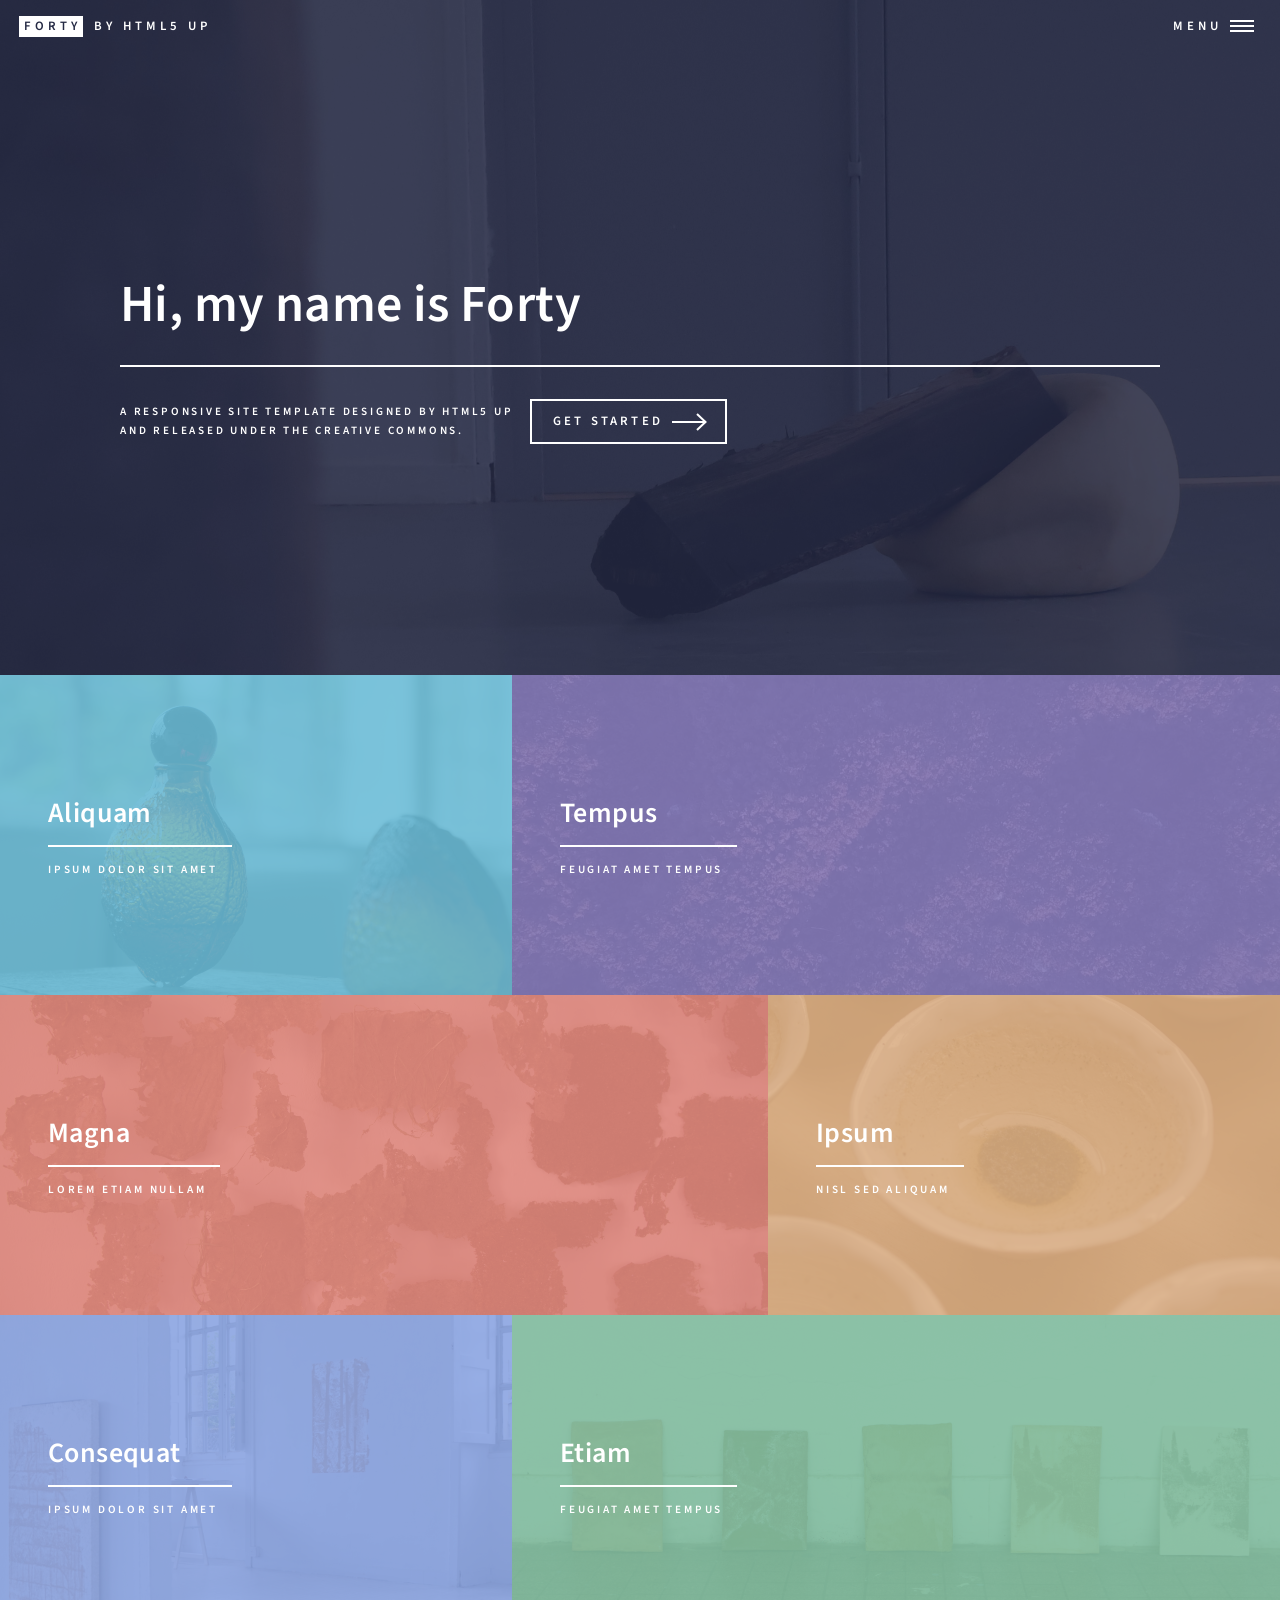
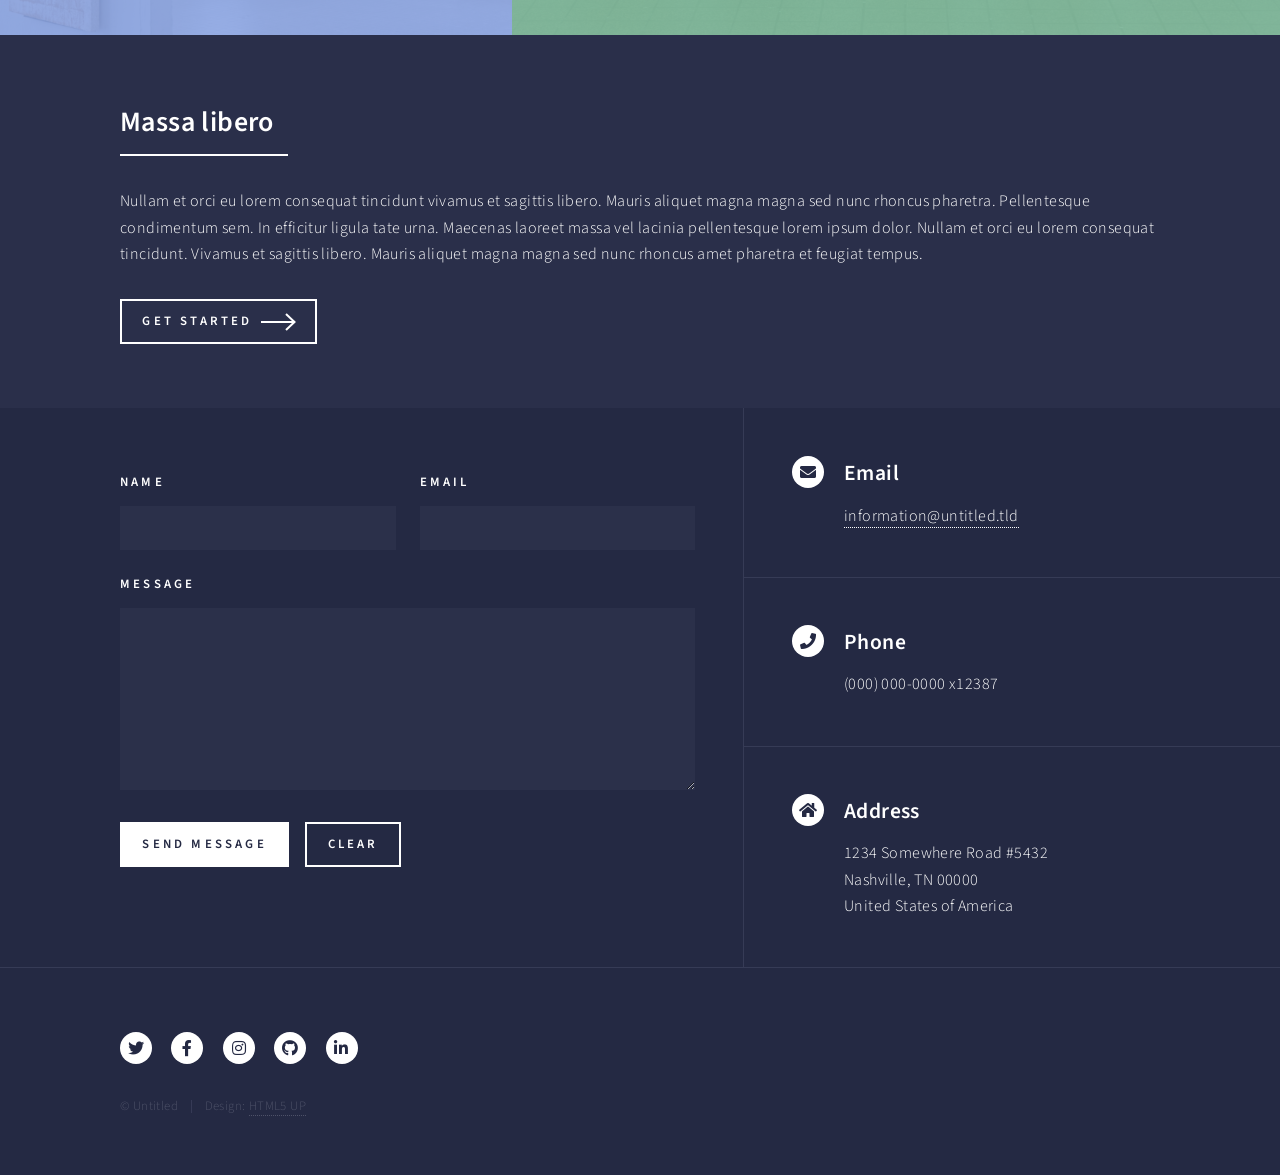
<file: Index.html>
<!DOCTYPE HTML>
<!--
	Forty by HTML5 UP
	html5up.net | @ajlkn
	Free for personal and commercial use under the CCA 3.0 license (html5up.net/license)
-->
<html>
	<head>
		<title>Forty by HTML5 UP</title>
		<meta charset="utf-8" />
		<meta name="viewport" content="width=device-width, initial-scale=1, user-scalable=no" />
		<link rel="stylesheet" href="assets/css/main.css" />
		<noscript><link rel="stylesheet" href="assets/css/noscript.css" /></noscript>
	</head>
	<body class="is-preload">

		<!-- Wrapper -->
			<div id="wrapper">

				<!-- Header -->
					<header id="header" class="alt">
						<a href="index.html" class="logo"><strong>Forty</strong> <span>by HTML5 UP</span></a>
						<nav>
							<a href="#menu">Menu</a>
						</nav>
					</header>

				<!-- Menu -->
					<nav id="menu">
						<ul class="links">
							<li><a href="index.html">Home</a></li>
							<li><a href="landing.html">Landing</a></li>
							<li><a href="generic.html">Generic</a></li>
							<li><a href="elements.html">Elements</a></li>
						</ul>
						<ul class="actions stacked">
							<li><a href="#" class="button primary fit">Get Started</a></li>
							<li><a href="#" class="button fit">Log In</a></li>
						</ul>
					</nav>

				<!-- Banner -->
					<section id="banner" class="major">
						<div class="inner">
							<header class="major">
								<h1>Hi, my name is Forty</h1>
							</header>
							<div class="content">
								<p>A responsive site template designed by HTML5 UP<br />
								and released under the Creative Commons.</p>
								<ul class="actions">
									<li><a href="#one" class="button next scrolly">Get Started</a></li>
								</ul>
							</div>
						</div>
					</section>

				<!-- Main -->
					<div id="main">

						<!-- One -->
							<section id="one" class="tiles">
								<article>
									<span class="image">
										<img src="images/pic01.jpg" alt="" />
									</span>
									<header class="major">
										<h3><a href="landing.html" class="link">Aliquam</a></h3>
										<p>Ipsum dolor sit amet</p>
									</header>
								</article>
								<article>
									<span class="image">
										<img src="images/pic02.jpg" alt="" />
									</span>
									<header class="major">
										<h3><a href="landing.html" class="link">Tempus</a></h3>
										<p>feugiat amet tempus</p>
									</header>
								</article>
								<article>
									<span class="image">
										<img src="images/pic03.jpg" alt="" />
									</span>
									<header class="major">
										<h3><a href="landing.html" class="link">Magna</a></h3>
										<p>Lorem etiam nullam</p>
									</header>
								</article>
								<article>
									<span class="image">
										<img src="images/pic04.jpg" alt="" />
									</span>
									<header class="major">
										<h3><a href="landing.html" class="link">Ipsum</a></h3>
										<p>Nisl sed aliquam</p>
									</header>
								</article>
								<article>
									<span class="image">
										<img src="images/pic05.jpg" alt="" />
									</span>
									<header class="major">
										<h3><a href="landing.html" class="link">Consequat</a></h3>
										<p>Ipsum dolor sit amet</p>
									</header>
								</article>
								<article>
									<span class="image">
										<img src="images/pic06.jpg" alt="" />
									</span>
									<header class="major">
										<h3><a href="landing.html" class="link">Etiam</a></h3>
										<p>Feugiat amet tempus</p>
									</header>
								</article>
							</section>

						<!-- Two -->
							<section id="two">
								<div class="inner">
									<header class="major">
										<h2>Massa libero</h2>
									</header>
									<p>Nullam et orci eu lorem consequat tincidunt vivamus et sagittis libero. Mauris aliquet magna magna sed nunc rhoncus pharetra. Pellentesque condimentum sem. In efficitur ligula tate urna. Maecenas laoreet massa vel lacinia pellentesque lorem ipsum dolor. Nullam et orci eu lorem consequat tincidunt. Vivamus et sagittis libero. Mauris aliquet magna magna sed nunc rhoncus amet pharetra et feugiat tempus.</p>
									<ul class="actions">
										<li><a href="landing.html" class="button next">Get Started</a></li>
									</ul>
								</div>
							</section>

					</div>

				<!-- Contact -->
					<section id="contact">
						<div class="inner">
							<section>
								<form method="post" action="#">
									<div class="fields">
										<div class="field half">
											<label for="name">Name</label>
											<input type="text" name="name" id="name" />
										</div>
										<div class="field half">
											<label for="email">Email</label>
											<input type="text" name="email" id="email" />
										</div>
										<div class="field">
											<label for="message">Message</label>
											<textarea name="message" id="message" rows="6"></textarea>
										</div>
									</div>
									<ul class="actions">
										<li><input type="submit" value="Send Message" class="primary" /></li>
										<li><input type="reset" value="Clear" /></li>
									</ul>
								</form>
							</section>
							<section class="split">
								<section>
									<div class="contact-method">
										<span class="icon solid alt fa-envelope"></span>
										<h3>Email</h3>
										<a href="#">information@untitled.tld</a>
									</div>
								</section>
								<section>
									<div class="contact-method">
										<span class="icon solid alt fa-phone"></span>
										<h3>Phone</h3>
										<span>(000) 000-0000 x12387</span>
									</div>
								</section>
								<section>
									<div class="contact-method">
										<span class="icon solid alt fa-home"></span>
										<h3>Address</h3>
										<span>1234 Somewhere Road #5432<br />
										Nashville, TN 00000<br />
										United States of America</span>
									</div>
								</section>
							</section>
						</div>
					</section>

				<!-- Footer -->
					<footer id="footer">
						<div class="inner">
							<ul class="icons">
								<li><a href="#" class="icon brands alt fa-twitter"><span class="label">Twitter</span></a></li>
								<li><a href="#" class="icon brands alt fa-facebook-f"><span class="label">Facebook</span></a></li>
								<li><a href="#" class="icon brands alt fa-instagram"><span class="label">Instagram</span></a></li>
								<li><a href="#" class="icon brands alt fa-github"><span class="label">GitHub</span></a></li>
								<li><a href="#" class="icon brands alt fa-linkedin-in"><span class="label">LinkedIn</span></a></li>
							</ul>
							<ul class="copyright">
								<li>&copy; Untitled</li><li>Design: <a href="https://html5up.net">HTML5 UP</a></li>
							</ul>
						</div>
					</footer>

			</div>

		<!-- Scripts -->
			<script src="assets/js/jquery.min.js"></script>
			<script src="assets/js/jquery.scrolly.min.js"></script>
			<script src="assets/js/jquery.scrollex.min.js"></script>
			<script src="assets/js/browser.min.js"></script>
			<script src="assets/js/breakpoints.min.js"></script>
			<script src="assets/js/util.js"></script>
			<script src="assets/js/main.js"></script>

	</body>
</html>
</file>
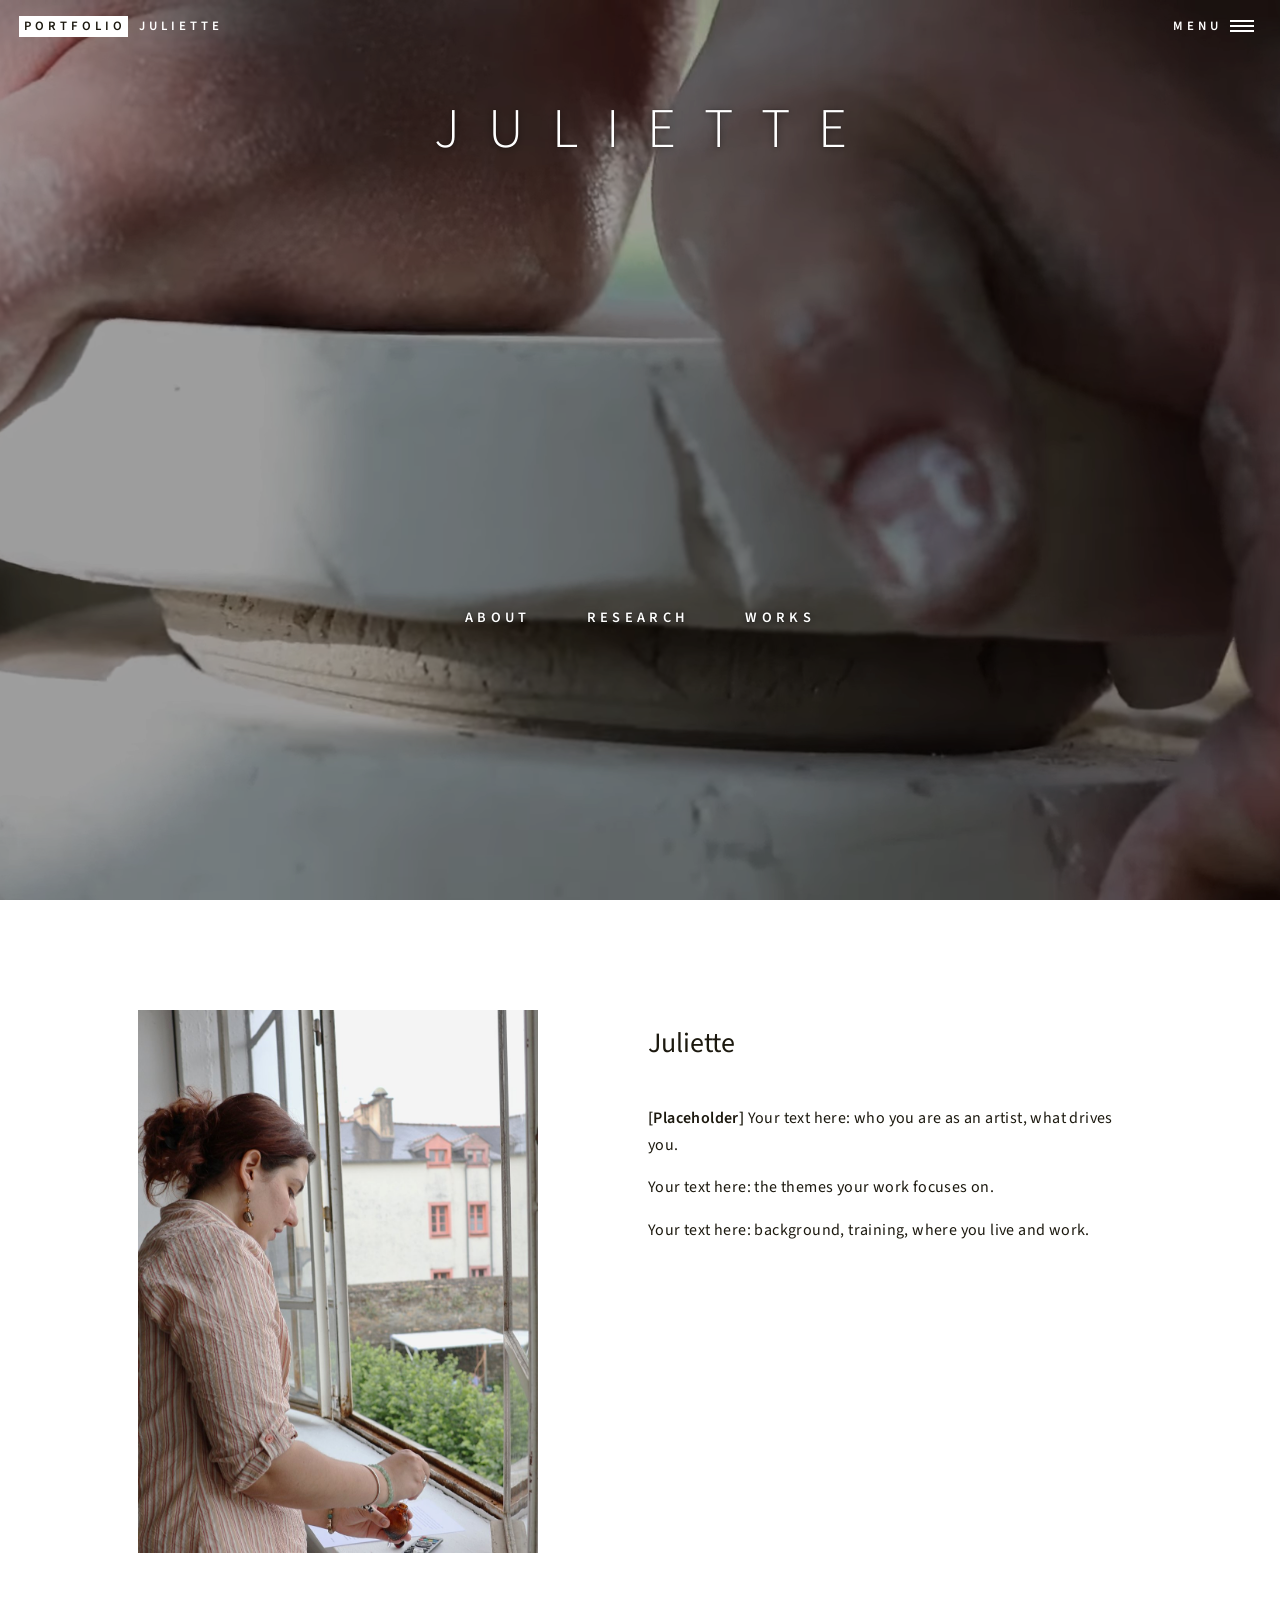
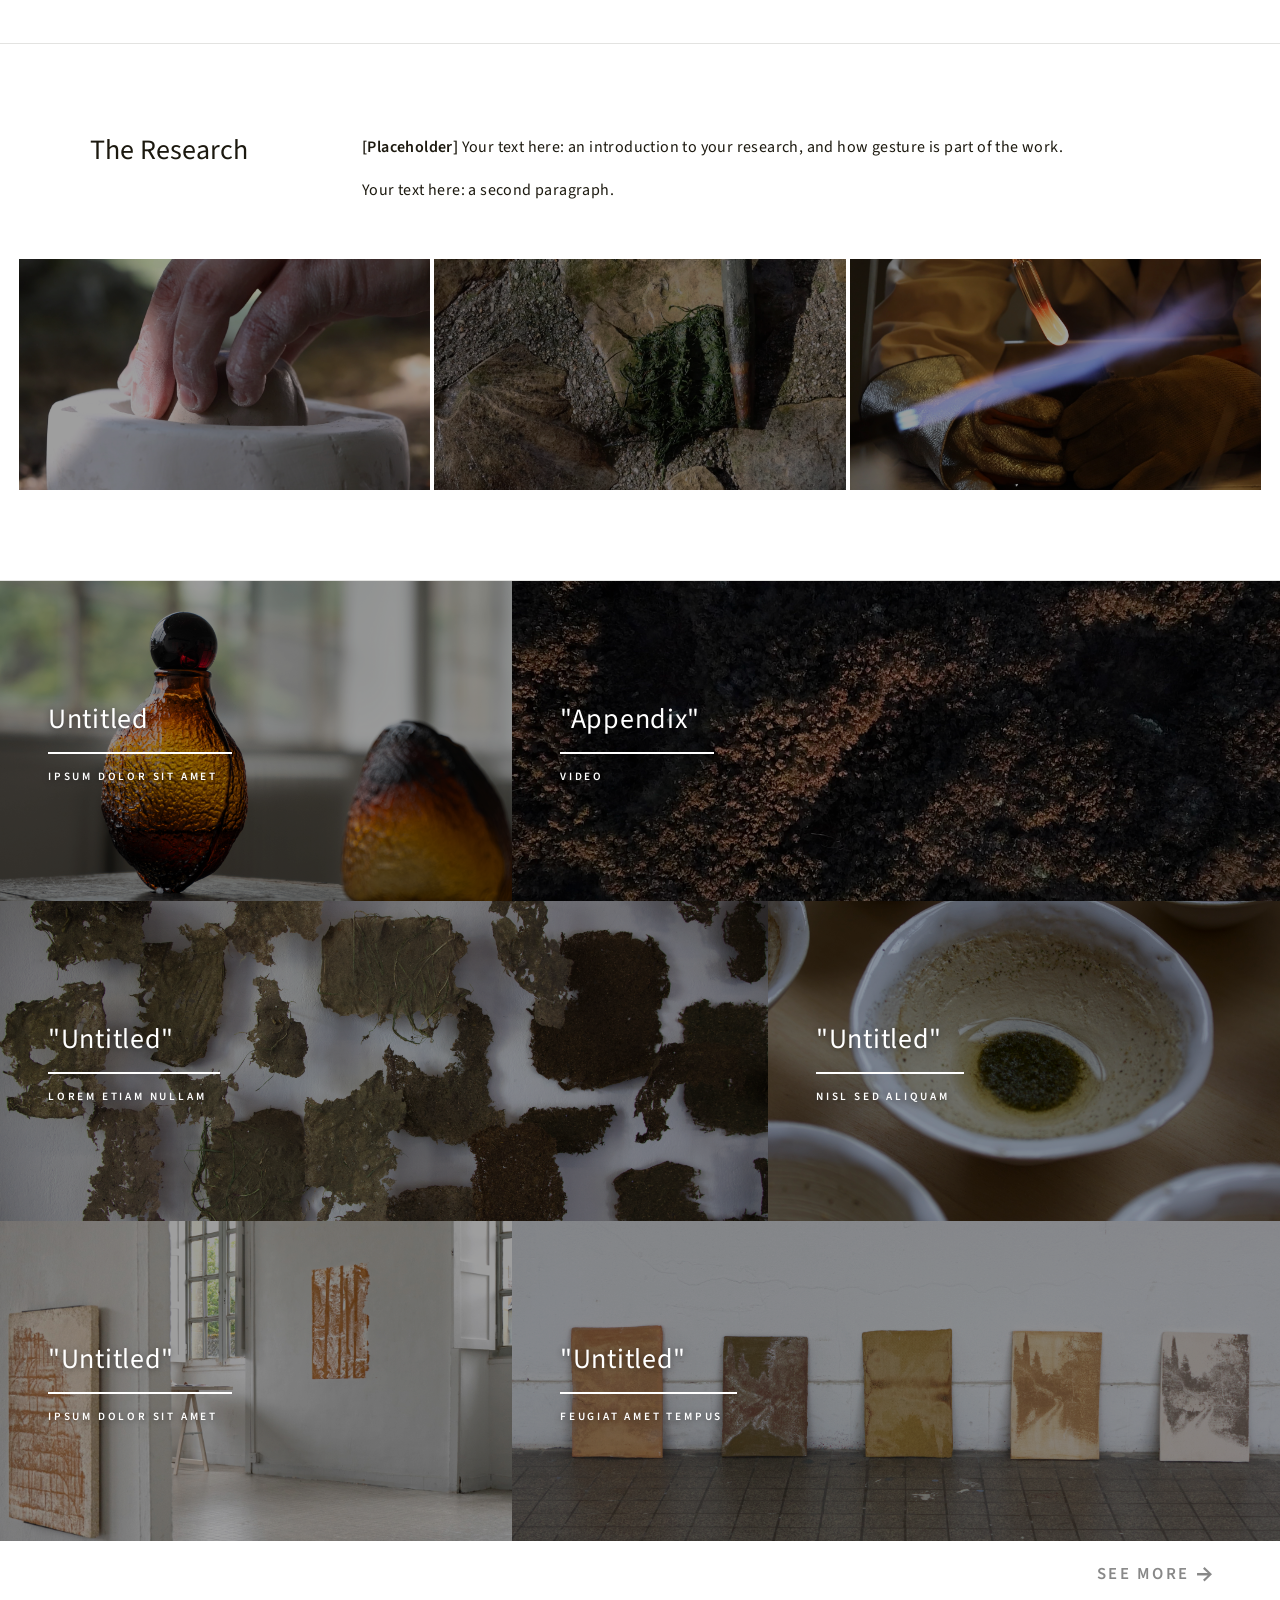
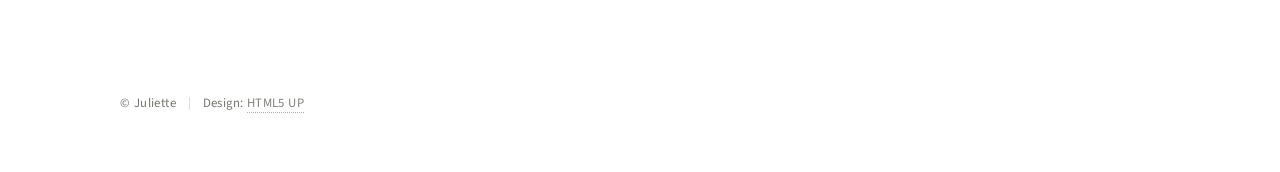
<file: index.html>
<!DOCTYPE HTML>
<!--
	Forty by HTML5 UP
	html5up.net | @ajlkn
	Free for personal and commercial use under the CCA 3.0 license (html5up.net/license)
-->
<html>
	<head>
		<title>Forty by HTML5 UP</title>
		<meta charset="utf-8" />
		<meta name="viewport" content="width=device-width, initial-scale=1, user-scalable=no" />
		<link rel="stylesheet" href="assets/css/main.css" />
		<noscript><link rel="stylesheet" href="assets/css/noscript.css" /></noscript>
		<link rel="stylesheet" href="assets/css/custom.css" />
	</head>
	<body class="is-preload">

		<!-- Wrapper -->
			<div id="wrapper">

				<!-- Header -->
					<header id="header" class="alt">
						<a href="index.html" class="logo"><strong>Portfolio</strong> <span>Juliette</span></a>
						<nav>
							<a href="#menu">Menu</a>
						</nav>
					</header>

				<!-- Menu -->
					<nav id="menu">
						<ul class="links">
							<li><a href="index.html">Home</a></li>
							<li><a href="#about" class="scrolly">About</a></li>
							<li><a href="#research" class="scrolly">Research</a></li>
							<li><a href="#works" class="scrolly">Works</a></li>
						</ul>
					</nav>

				<!-- Banner -->
					<section id="banner" class="major home-banner">
						<!-- HOME VIDEO: to swap the background video, replace videos/hero.mp4 (and videos/hero-poster.jpg, the still shown while it loads). hero.webm is an optional smaller copy. If the video can't play, the poster image stays visible. -->
						<video class="banner-video" autoplay muted loop playsinline webkit-playsinline disablepictureinpicture disableremoteplayback preload="auto" poster="videos/hero-poster.jpg">
							<source src="videos/hero.mp4" type="video/mp4">
							<source src="videos/hero.webm" type="video/webm">
						</video>
						<script>
							/* Keep the banner video playing: force muted (needed for autoplay), retry play() on load,
							   when the tab becomes visible again, and on the first tap/scroll. If it still can't play
							   (e.g. iPhone Low Power Mode), the poster image simply stays visible. */
							(function () {
								var v = document.querySelector('.banner-video');
								if (!v) return;
								v.muted = true; v.defaultMuted = true; v.setAttribute('muted', '');
								function tryPlay() { if (v.paused) { var p = v.play(); if (p && p.catch) p.catch(function () {}); } }
								['loadedmetadata', 'canplay'].forEach(function (e) { v.addEventListener(e, tryPlay); });
								window.addEventListener('load', tryPlay);
								window.addEventListener('pageshow', tryPlay);
								document.addEventListener('visibilitychange', function () { if (!document.hidden) tryPlay(); });
								['touchstart', 'click', 'scroll', 'keydown'].forEach(function (e) {
									window.addEventListener(e, tryPlay, { once: true, passive: true });
								});
								tryPlay();
							})();
						</script>
						<div class="inner">
							<h1 class="home-name">Juliette</h1>
							<ul class="home-nav">
								<li><a href="#about" class="scrolly">About</a></li>
								<li><a href="#research" class="scrolly">Research</a></li>
								<li><a href="#works" class="scrolly">Works</a></li>
							</ul>
						</div>
					</section>

				<!-- Main -->
					<div id="main">

						<!-- About (layout: smaller tinted portrait on the left, name + text on the right) -->
							<section id="about" class="ar-about">
								<div class="ar-about-image">
									<!-- tint overlay (#38331D at 0.45, same as the banner) comes from custom.css -->
									<img src="images/juliette-portrait.jpg" alt="Juliette at a window in her studio" loading="lazy" />
								</div>
								<div class="ar-about-text">
									<h2>Juliette</h2>
									<p><strong>[Placeholder]</strong> Your text here: who you are as an artist, what drives you.</p>
									<p>Your text here: the themes your work focuses on.</p>
									<p>Your text here: background, training, where you live and work.</p>
								</div>
							</section>

						<!-- Research (layout: big title left, intro right) -->
							<section id="research" class="ar-research">
								<div class="ar-research-intro">
									<h2>The Research</h2>
									<div>
										<p><strong>[Placeholder]</strong> Your text here: an introduction to your research, and how gesture is part of the work.</p>
										<p>Your text here: a second paragraph.</p>
									</div>
								</div>

								<!-- Research tiles: one per gesture (no title for now). To add one, copy an <article> block and change the image and link. -->
								<section class="tiles research-tiles">
								<article>
									<span class="image">
										<img src="images/research-b1.jpg" alt="Research 1" />
									</span>
									<a href="research1.html" class="link" aria-label="Research 1"></a>
									<!-- Title (hidden for now). To show it, replace the line above with:
									<header class="major">
										<h3><a href="research1.html" class="link">Research 1</a></h3>
									</header>
									-->
								</article>
								<article>
									<span class="image">
										<img src="images/research-b2.jpg" alt="Research 2" />
									</span>
									<a href="research2.html" class="link" aria-label="Research 2"></a>
									<!-- Title (hidden for now). To show it, replace the line above with:
									<header class="major">
										<h3><a href="research2.html" class="link">Research 2</a></h3>
									</header>
									-->
								</article>
								<article>
									<span class="image">
										<img src="images/research-b3.jpg" alt="Research 3" />
									</span>
									<a href="research3.html" class="link" aria-label="Research 3"></a>
									<!-- Title (hidden for now). To show it, replace the line above with:
									<header class="major">
										<h3><a href="research3.html" class="link">Research 3</a></h3>
									</header>
									-->
								</article>
								</section>

							</section>

						<!-- Works -->
							<div id="works"></div>
						<!-- One -->
							<section id="one" class="tiles">
								<article>
									<span class="image">
										<img src="images/pic01.jpg" alt="" />
									</span>
									<header class="major">
										<h3><a href="work1.html" class="link">Untitled</a></h3>
										<p>Ipsum dolor sit amet</p>
									</header>
								</article>
								<article>
									<span class="image">
										<img src="images/pic02.jpg" alt="" />
									</span>
									<header class="major">
										<h3>"Appendix"</h3>
										<p>Video</p>
									</header>
								</article>
								<article>
									<span class="image">
										<img src="images/pic03.jpg" alt="" />
									</span>
									<header class="major">
										<h3>"Untitled"</h3>
										<p>Lorem etiam nullam</p>
									</header>
								</article>
								<article>
									<span class="image">
										<img src="images/pic04.jpg" alt="" />
									</span>
									<header class="major">
										<h3><a href="work4.html" class="link">"Untitled"</a></h3>
										<p>Nisl sed aliquam</p>
									</header>
								</article>
								<article>
									<span class="image">
										<img src="images/pic05.jpg" alt="" />
									</span>
									<header class="major">
										<h3><a href="work5.html" class="link">"Untitled"</a></h3>
										<p>Ipsum dolor sit amet</p>
									</header>
								</article>
								<article>
									<span class="image">
										<img src="images/pic06.jpg" alt="" />
									</span>
									<header class="major">
										<h3>"Untitled"</h3>
										<p>Feugiat amet tempus</p>
									</header>
								</article>
							</section>
							<div class="see-more-row"><a href="works.html" class="see-all">See more <span class="see-arrow">&rarr;</span></a></div>


					</div>


				<!-- Footer -->
					<footer id="footer">
						<div class="inner">
							<ul class="copyright">
								<li>&copy; Juliette</li><li>Design: <a href="https://html5up.net">HTML5 UP</a></li>
							</ul>
						</div>
					</footer>

			</div>

		<!-- Scripts -->
			<script src="assets/js/jquery.min.js"></script>
			<script src="assets/js/jquery.scrolly.min.js"></script>
			<script src="assets/js/jquery.scrollex.min.js"></script>
			<script src="assets/js/browser.min.js"></script>
			<script src="assets/js/breakpoints.min.js"></script>
			<script src="assets/js/util.js"></script>
			<script src="assets/js/main.js"></script>

	</body>
</html>
</file>
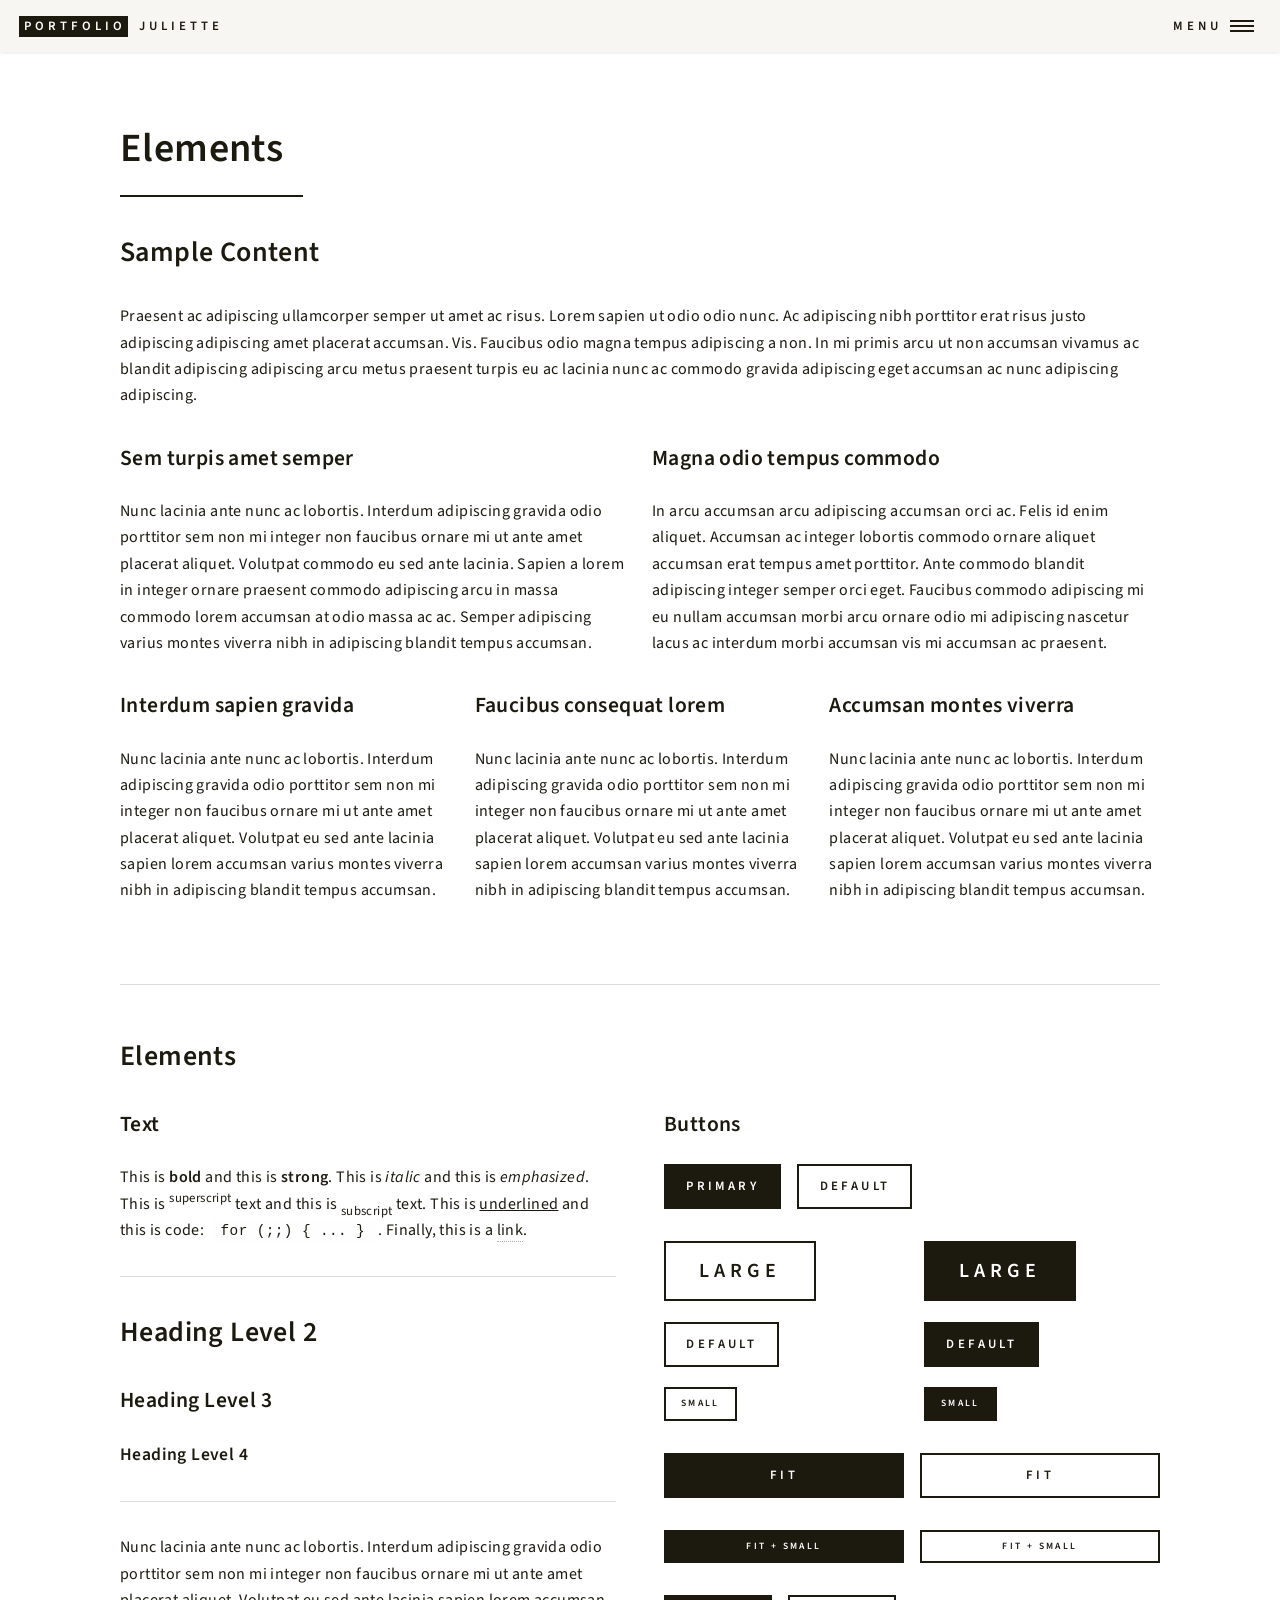
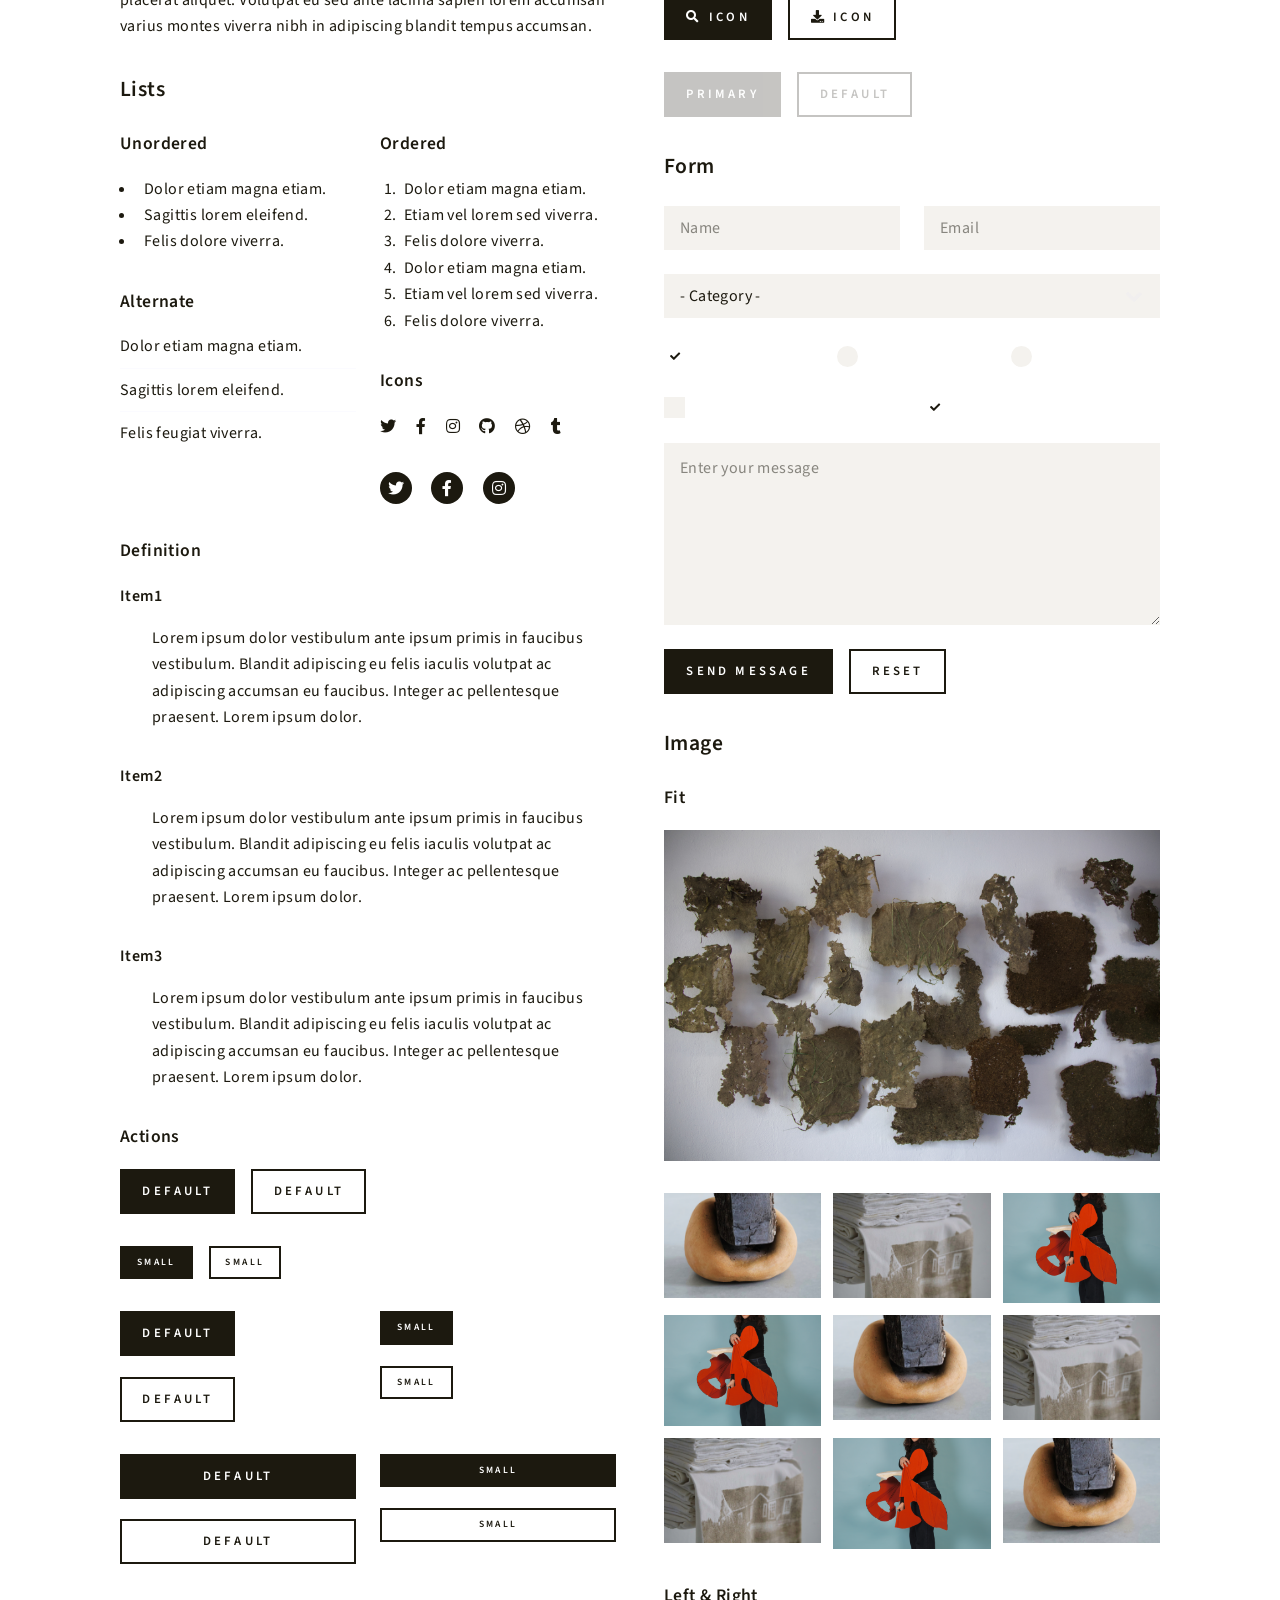
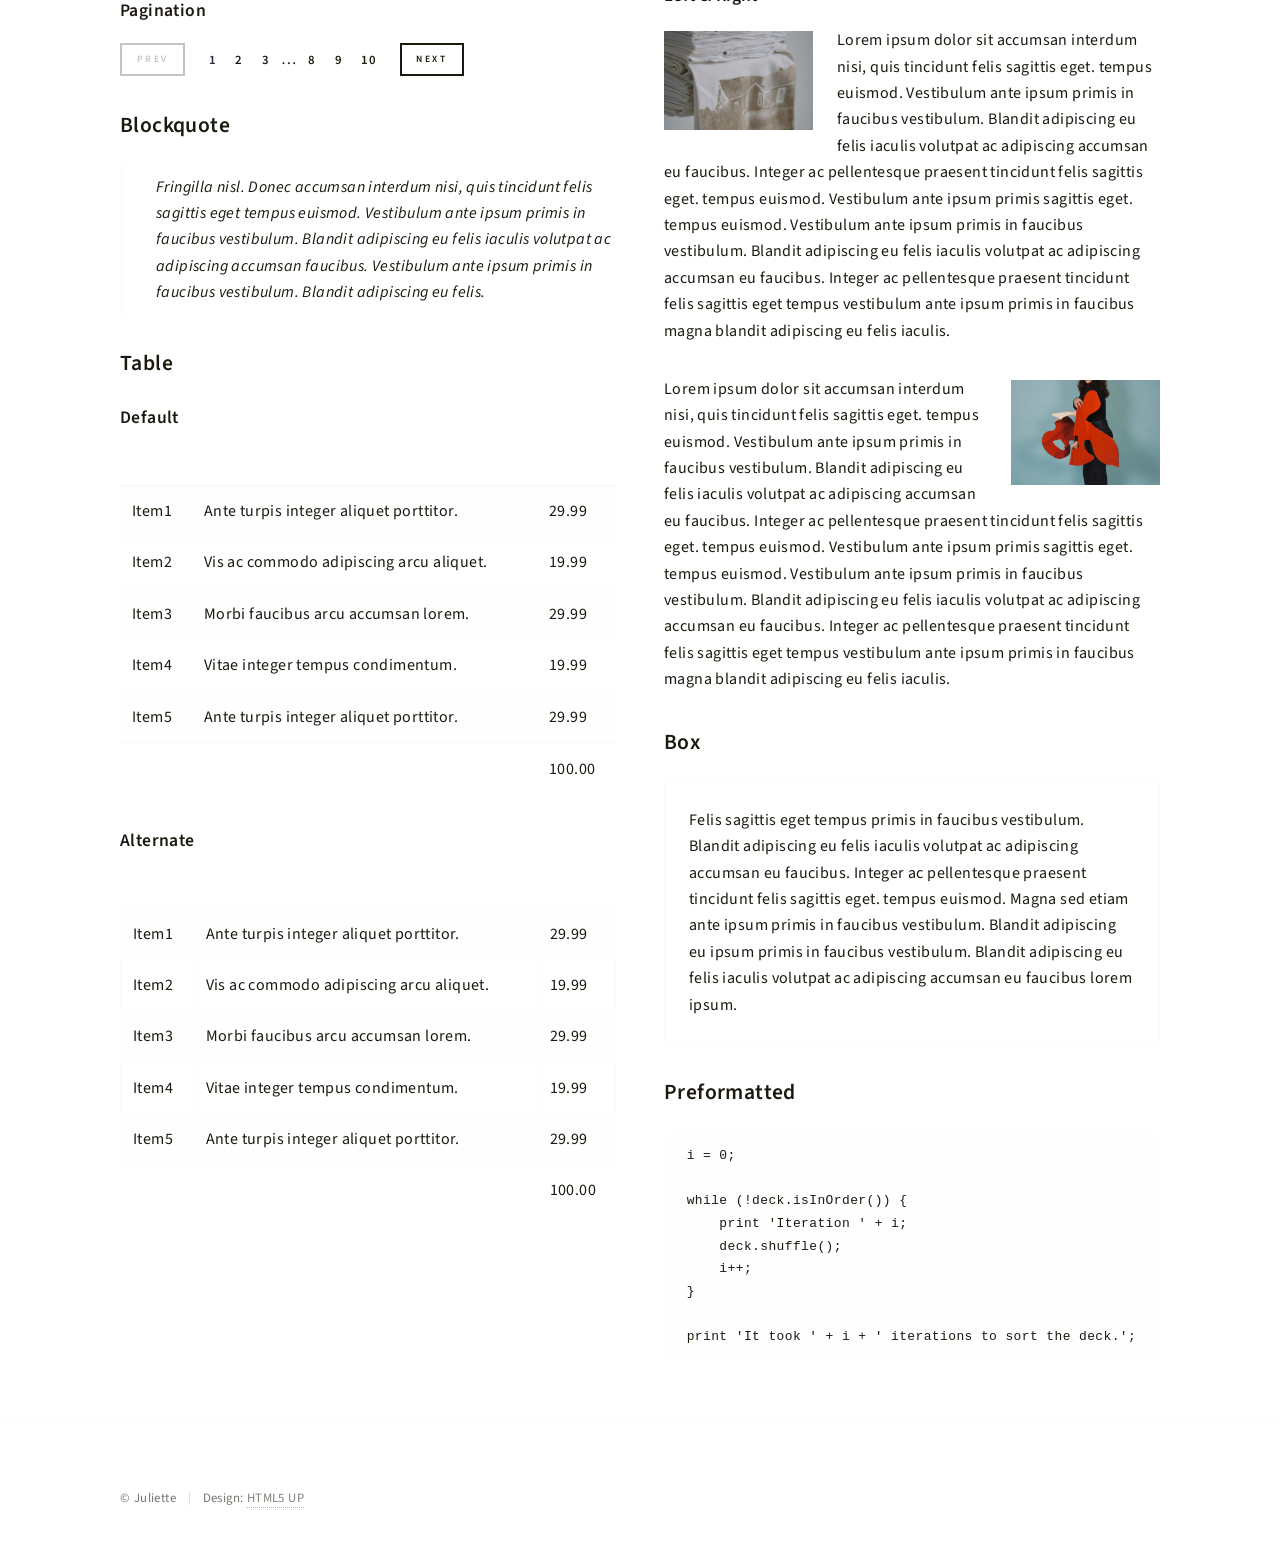
<file: elements.html>
<!DOCTYPE HTML>
<!--
	Forty by HTML5 UP
	html5up.net | @ajlkn
	Free for personal and commercial use under the CCA 3.0 license (html5up.net/license)
-->
<html>
	<head>
		<title>Elements - Forty by HTML5 UP</title>
		<meta charset="utf-8" />
		<meta name="viewport" content="width=device-width, initial-scale=1, user-scalable=no" />
		<link rel="stylesheet" href="assets/css/main.css" />
		<noscript><link rel="stylesheet" href="assets/css/noscript.css" /></noscript>
		<link rel="stylesheet" href="assets/css/custom.css" />
	</head>
	<body class="is-preload">

		<!-- Wrapper -->
			<div id="wrapper">

				<!-- Header -->
					<header id="header">
						<a href="index.html" class="logo"><strong>Portfolio</strong> <span>Juliette</span></a>
						<nav>
							<a href="#menu">Menu</a>
						</nav>
					</header>

				<!-- Menu -->
					<nav id="menu">
						<ul class="links">
							<li><a href="index.html">Home</a></li>
							<li><a href="landing.html">Landing</a></li>
							<li><a href="generic.html">Generic</a></li>
							<li><a href="elements.html">Elements</a></li>
						</ul>
					</nav>

				<!-- Main -->
					<div id="main" class="alt">

						<!-- One -->
							<section id="one">
								<div class="inner">
									<header class="major">
										<h1>Elements</h1>
									</header>

									<!-- Content -->
										<h2 id="content">Sample Content</h2>
										<p>Praesent ac adipiscing ullamcorper semper ut amet ac risus. Lorem sapien ut odio odio nunc. Ac adipiscing nibh porttitor erat risus justo adipiscing adipiscing amet placerat accumsan. Vis. Faucibus odio magna tempus adipiscing a non. In mi primis arcu ut non accumsan vivamus ac blandit adipiscing adipiscing arcu metus praesent turpis eu ac lacinia nunc ac commodo gravida adipiscing eget accumsan ac nunc adipiscing adipiscing.</p>
										<div class="row">
											<div class="col-6 col-12-small">
												<h3>Sem turpis amet semper</h3>
												<p>Nunc lacinia ante nunc ac lobortis. Interdum adipiscing gravida odio porttitor sem non mi integer non faucibus ornare mi ut ante amet placerat aliquet. Volutpat commodo eu sed ante lacinia. Sapien a lorem in integer ornare praesent commodo adipiscing arcu in massa commodo lorem accumsan at odio massa ac ac. Semper adipiscing varius montes viverra nibh in adipiscing blandit tempus accumsan.</p>
											</div>
											<div class="col-6 col-12-small">
												<h3>Magna odio tempus commodo</h3>
												<p>In arcu accumsan arcu adipiscing accumsan orci ac. Felis id enim aliquet. Accumsan ac integer lobortis commodo ornare aliquet accumsan erat tempus amet porttitor. Ante commodo blandit adipiscing integer semper orci eget. Faucibus commodo adipiscing mi eu nullam accumsan morbi arcu ornare odio mi adipiscing nascetur lacus ac interdum morbi accumsan vis mi accumsan ac praesent.</p>
											</div>
											<!-- Break -->
											<div class="col-4 col-12-medium">
												<h3>Interdum sapien gravida</h3>
												<p>Nunc lacinia ante nunc ac lobortis. Interdum adipiscing gravida odio porttitor sem non mi integer non faucibus ornare mi ut ante amet placerat aliquet. Volutpat eu sed ante lacinia sapien lorem accumsan varius montes viverra nibh in adipiscing blandit tempus accumsan.</p>
											</div>
											<div class="col-4 col-12-medium">
												<h3>Faucibus consequat lorem</h3>
												<p>Nunc lacinia ante nunc ac lobortis. Interdum adipiscing gravida odio porttitor sem non mi integer non faucibus ornare mi ut ante amet placerat aliquet. Volutpat eu sed ante lacinia sapien lorem accumsan varius montes viverra nibh in adipiscing blandit tempus accumsan.</p>
											</div>
											<div class="col-4 col-12-medium">
												<h3>Accumsan montes viverra</h3>
												<p>Nunc lacinia ante nunc ac lobortis. Interdum adipiscing gravida odio porttitor sem non mi integer non faucibus ornare mi ut ante amet placerat aliquet. Volutpat eu sed ante lacinia sapien lorem accumsan varius montes viverra nibh in adipiscing blandit tempus accumsan.</p>
											</div>
										</div>

									<hr class="major" />

									<!-- Elements -->
										<h2 id="elements">Elements</h2>
										<div class="row gtr-200">
											<div class="col-6 col-12-medium">

												<!-- Text stuff -->
													<h3>Text</h3>
													<p>This is <b>bold</b> and this is <strong>strong</strong>. This is <i>italic</i> and this is <em>emphasized</em>.
													This is <sup>superscript</sup> text and this is <sub>subscript</sub> text.
													This is <u>underlined</u> and this is code: <code>for (;;) { ... }</code>.
													Finally, this is a <a href="#">link</a>.</p>
													<hr />
													<h2>Heading Level 2</h2>
													<h3>Heading Level 3</h3>
													<h4>Heading Level 4</h4>
													<hr />
													<p>Nunc lacinia ante nunc ac lobortis. Interdum adipiscing gravida odio porttitor sem non mi integer non faucibus ornare mi ut ante amet placerat aliquet. Volutpat eu sed ante lacinia sapien lorem accumsan varius montes viverra nibh in adipiscing blandit tempus accumsan.</p>

												<!-- Lists -->
													<h3>Lists</h3>
													<div class="row">
														<div class="col-6 col-12-small">

															<h4>Unordered</h4>
															<ul>
																<li>Dolor etiam magna etiam.</li>
																<li>Sagittis lorem eleifend.</li>
																<li>Felis dolore viverra.</li>
															</ul>

															<h4>Alternate</h4>
															<ul class="alt">
																<li>Dolor etiam magna etiam.</li>
																<li>Sagittis lorem eleifend.</li>
																<li>Felis feugiat viverra.</li>
															</ul>

														</div>
														<div class="col-6 col-12-small">

															<h4>Ordered</h4>
															<ol>
																<li>Dolor etiam magna etiam.</li>
																<li>Etiam vel lorem sed viverra.</li>
																<li>Felis dolore viverra.</li>
																<li>Dolor etiam magna etiam.</li>
																<li>Etiam vel lorem sed viverra.</li>
																<li>Felis dolore viverra.</li>
															</ol>

															<h4>Icons</h4>
															<ul class="icons">
																<li><a href="#" class="icon brands fa-twitter"><span class="label">Twitter</span></a></li>
																<li><a href="#" class="icon brands fa-facebook-f"><span class="label">Facebook</span></a></li>
																<li><a href="#" class="icon brands fa-instagram"><span class="label">Instagram</span></a></li>
																<li><a href="#" class="icon brands fa-github"><span class="label">Github</span></a></li>
																<li><a href="#" class="icon brands fa-dribbble"><span class="label">Dribbble</span></a></li>
																<li><a href="#" class="icon brands fa-tumblr"><span class="label">Tumblr</span></a></li>
															</ul>
															<ul class="icons">
																<li><a href="#" class="icon brands alt fa-twitter"><span class="label">Twitter</span></a></li>
																<li><a href="#" class="icon brands alt fa-facebook-f"><span class="label">Facebook</span></a></li>
																<li><a href="#" class="icon brands alt fa-instagram"><span class="label">Instagram</span></a></li>
															</ul>

														</div>
													</div>
													<h4>Definition</h4>
													<dl>
														<dt>Item1</dt>
														<dd>
															<p>Lorem ipsum dolor vestibulum ante ipsum primis in faucibus vestibulum. Blandit adipiscing eu felis iaculis volutpat ac adipiscing accumsan eu faucibus. Integer ac pellentesque praesent. Lorem ipsum dolor.</p>
														</dd>
														<dt>Item2</dt>
														<dd>
															<p>Lorem ipsum dolor vestibulum ante ipsum primis in faucibus vestibulum. Blandit adipiscing eu felis iaculis volutpat ac adipiscing accumsan eu faucibus. Integer ac pellentesque praesent. Lorem ipsum dolor.</p>
														</dd>
														<dt>Item3</dt>
														<dd>
															<p>Lorem ipsum dolor vestibulum ante ipsum primis in faucibus vestibulum. Blandit adipiscing eu felis iaculis volutpat ac adipiscing accumsan eu faucibus. Integer ac pellentesque praesent. Lorem ipsum dolor.</p>
														</dd>
													</dl>

													<h4>Actions</h4>
													<ul class="actions">
														<li><a href="#" class="button primary">Default</a></li>
														<li><a href="#" class="button">Default</a></li>
													</ul>
													<ul class="actions small">
														<li><a href="#" class="button primary small">Small</a></li>
														<li><a href="#" class="button small">Small</a></li>
													</ul>
													<div class="row">
														<div class="col-6 col-12-small">
															<ul class="actions stacked">
																<li><a href="#" class="button primary">Default</a></li>
																<li><a href="#" class="button">Default</a></li>
															</ul>
														</div>
														<div class="col-6 col-12-small">
															<ul class="actions stacked">
																<li><a href="#" class="button primary small">Small</a></li>
																<li><a href="#" class="button small">Small</a></li>
															</ul>
														</div>
														<div class="col-6 col-12-small">
															<ul class="actions stacked">
																<li><a href="#" class="button primary fit">Default</a></li>
																<li><a href="#" class="button fit">Default</a></li>
															</ul>
														</div>
														<div class="col-6 col-12-small">
															<ul class="actions stacked">
																<li><a href="#" class="button primary small fit">Small</a></li>
																<li><a href="#" class="button small fit">Small</a></li>
															</ul>
														</div>
													</div>

													<h4>Pagination</h4>
													<ul class="pagination">
														<li><span class="button small disabled">Prev</span></li>
														<li><a href="#" class="page active">1</a></li>
														<li><a href="#" class="page">2</a></li>
														<li><a href="#" class="page">3</a></li>
														<li><span>&hellip;</span></li>
														<li><a href="#" class="page">8</a></li>
														<li><a href="#" class="page">9</a></li>
														<li><a href="#" class="page">10</a></li>
														<li><a href="#" class="button small">Next</a></li>
													</ul>

												<!-- Blockquote -->
													<h3>Blockquote</h3>
													<blockquote>Fringilla nisl. Donec accumsan interdum nisi, quis tincidunt felis sagittis eget tempus euismod. Vestibulum ante ipsum primis in faucibus vestibulum. Blandit adipiscing eu felis iaculis volutpat ac adipiscing accumsan faucibus. Vestibulum ante ipsum primis in faucibus vestibulum. Blandit adipiscing eu felis.</blockquote>

												<!-- Table -->
													<h3>Table</h3>

													<h4>Default</h4>
													<div class="table-wrapper">
														<table>
															<thead>
																<tr>
																	<th>Name</th>
																	<th>Description</th>
																	<th>Price</th>
																</tr>
															</thead>
															<tbody>
																<tr>
																	<td>Item1</td>
																	<td>Ante turpis integer aliquet porttitor.</td>
																	<td>29.99</td>
																</tr>
																<tr>
																	<td>Item2</td>
																	<td>Vis ac commodo adipiscing arcu aliquet.</td>
																	<td>19.99</td>
																</tr>
																<tr>
																	<td>Item3</td>
																	<td> Morbi faucibus arcu accumsan lorem.</td>
																	<td>29.99</td>
																</tr>
																<tr>
																	<td>Item4</td>
																	<td>Vitae integer tempus condimentum.</td>
																	<td>19.99</td>
																</tr>
																<tr>
																	<td>Item5</td>
																	<td>Ante turpis integer aliquet porttitor.</td>
																	<td>29.99</td>
																</tr>
															</tbody>
															<tfoot>
																<tr>
																	<td colspan="2"></td>
																	<td>100.00</td>
																</tr>
															</tfoot>
														</table>
													</div>

													<h4>Alternate</h4>
													<div class="table-wrapper">
														<table class="alt">
															<thead>
																<tr>
																	<th>Name</th>
																	<th>Description</th>
																	<th>Price</th>
																</tr>
															</thead>
															<tbody>
																<tr>
																	<td>Item1</td>
																	<td>Ante turpis integer aliquet porttitor.</td>
																	<td>29.99</td>
																</tr>
																<tr>
																	<td>Item2</td>
																	<td>Vis ac commodo adipiscing arcu aliquet.</td>
																	<td>19.99</td>
																</tr>
																<tr>
																	<td>Item3</td>
																	<td> Morbi faucibus arcu accumsan lorem.</td>
																	<td>29.99</td>
																</tr>
																<tr>
																	<td>Item4</td>
																	<td>Vitae integer tempus condimentum.</td>
																	<td>19.99</td>
																</tr>
																<tr>
																	<td>Item5</td>
																	<td>Ante turpis integer aliquet porttitor.</td>
																	<td>29.99</td>
																</tr>
															</tbody>
															<tfoot>
																<tr>
																	<td colspan="2"></td>
																	<td>100.00</td>
																</tr>
															</tfoot>
														</table>
													</div>

											</div>
											<div class="col-6 col-12-medium">

												<!-- Buttons -->
													<h3>Buttons</h3>
													<ul class="actions">
														<li><a href="#" class="button primary">Primary</a></li>
														<li><a href="#" class="button">Default</a></li>
													</ul>
													<div class="row">
														<div class="col-6 col-12-xsmall">
															<ul class="actions stacked">
																<li><a href="#" class="button large">Large</a></li>
																<li><a href="#" class="button">Default</a></li>
																<li><a href="#" class="button small">Small</a></li>
															</ul>
														</div>
														<div class="col-6 col-12-xsmall">
															<ul class="actions stacked">
																<li><a href="#" class="button primary large">Large</a></li>
																<li><a href="#" class="button primary">Default</a></li>
																<li><a href="#" class="button primary small">Small</a></li>
															</ul>
														</div>
													</div>
													<ul class="actions fit">
														<li><a href="#" class="button primary fit">Fit</a></li>
														<li><a href="#" class="button fit">Fit</a></li>
													</ul>
													<ul class="actions fit small">
														<li><a href="#" class="button primary fit small">Fit + Small</a></li>
														<li><a href="#" class="button fit small">Fit + Small</a></li>
													</ul>
													<ul class="actions">
														<li><a href="#" class="button primary icon solid fa-search">Icon</a></li>
														<li><a href="#" class="button icon solid fa-download">Icon</a></li>
													</ul>
													<ul class="actions">
														<li><span class="button primary disabled">Primary</span></li>
														<li><span class="button disabled">Default</span></li>
													</ul>

												<!-- Form -->
													<h3>Form</h3>

													<form method="post" action="#">
														<div class="row gtr-uniform">
															<div class="col-6 col-12-xsmall">
																<input type="text" name="demo-name" id="demo-name" value="" placeholder="Name" />
															</div>
															<div class="col-6 col-12-xsmall">
																<input type="email" name="demo-email" id="demo-email" value="" placeholder="Email" />
															</div>
															<!-- Break -->
															<div class="col-12">
																<select name="demo-category" id="demo-category">
																	<option value="">- Category -</option>
																	<option value="1">Manufacturing</option>
																	<option value="1">Shipping</option>
																	<option value="1">Administration</option>
																	<option value="1">Human Resources</option>
																</select>
															</div>
															<!-- Break -->
															<div class="col-4 col-12-small">
																<input type="radio" id="demo-priority-low" name="demo-priority" checked>
																<label for="demo-priority-low">Low</label>
															</div>
															<div class="col-4 col-12-small">
																<input type="radio" id="demo-priority-normal" name="demo-priority">
																<label for="demo-priority-normal">Normal</label>
															</div>
															<div class="col-4 col-12-small">
																<input type="radio" id="demo-priority-high" name="demo-priority">
																<label for="demo-priority-high">High</label>
															</div>
															<!-- Break -->
															<div class="col-6 col-12-small">
																<input type="checkbox" id="demo-copy" name="demo-copy">
																<label for="demo-copy">Email me a copy</label>
															</div>
															<div class="col-6 col-12-small">
																<input type="checkbox" id="demo-human" name="demo-human" checked>
																<label for="demo-human">I am a human</label>
															</div>
															<!-- Break -->
															<div class="col-12">
																<textarea name="demo-message" id="demo-message" placeholder="Enter your message" rows="6"></textarea>
															</div>
															<!-- Break -->
															<div class="col-12">
																<ul class="actions">
																	<li><input type="submit" value="Send Message" class="primary" /></li>
																	<li><input type="reset" value="Reset" /></li>
																</ul>
															</div>
														</div>
													</form>

												<!-- Image -->
													<h3>Image</h3>

													<h4>Fit</h4>
													<span class="image fit"><img src="images/pic03.jpg" alt="" /></span>
													<div class="box alt">
														<div class="row gtr-50 gtr-uniform">
															<div class="col-4"><span class="image fit"><img src="images/pic08.jpg" alt="" /></span></div>
															<div class="col-4"><span class="image fit"><img src="images/pic09.jpg" alt="" /></span></div>
															<div class="col-4"><span class="image fit"><img src="images/pic10.jpg" alt="" /></span></div>
															<!-- Break -->
															<div class="col-4"><span class="image fit"><img src="images/pic10.jpg" alt="" /></span></div>
															<div class="col-4"><span class="image fit"><img src="images/pic08.jpg" alt="" /></span></div>
															<div class="col-4"><span class="image fit"><img src="images/pic09.jpg" alt="" /></span></div>
															<!-- Break -->
															<div class="col-4"><span class="image fit"><img src="images/pic09.jpg" alt="" /></span></div>
															<div class="col-4"><span class="image fit"><img src="images/pic10.jpg" alt="" /></span></div>
															<div class="col-4"><span class="image fit"><img src="images/pic08.jpg" alt="" /></span></div>
														</div>
													</div>

													<h4>Left &amp; Right</h4>
													<p><span class="image left"><img src="images/pic09.jpg" alt="" /></span>Lorem ipsum dolor sit accumsan interdum nisi, quis tincidunt felis sagittis eget. tempus euismod. Vestibulum ante ipsum primis in faucibus vestibulum. Blandit adipiscing eu felis iaculis volutpat ac adipiscing accumsan eu faucibus. Integer ac pellentesque praesent tincidunt felis sagittis eget. tempus euismod. Vestibulum ante ipsum primis sagittis eget. tempus euismod. Vestibulum ante ipsum primis in faucibus vestibulum. Blandit adipiscing eu felis iaculis volutpat ac adipiscing accumsan eu faucibus. Integer ac pellentesque praesent tincidunt felis sagittis eget tempus vestibulum ante ipsum primis in faucibus magna blandit adipiscing eu felis iaculis.</p>
													<p><span class="image right"><img src="images/pic10.jpg" alt="" /></span>Lorem ipsum dolor sit accumsan interdum nisi, quis tincidunt felis sagittis eget. tempus euismod. Vestibulum ante ipsum primis in faucibus vestibulum. Blandit adipiscing eu felis iaculis volutpat ac adipiscing accumsan eu faucibus. Integer ac pellentesque praesent tincidunt felis sagittis eget. tempus euismod. Vestibulum ante ipsum primis sagittis eget. tempus euismod. Vestibulum ante ipsum primis in faucibus vestibulum. Blandit adipiscing eu felis iaculis volutpat ac adipiscing accumsan eu faucibus. Integer ac pellentesque praesent tincidunt felis sagittis eget tempus vestibulum ante ipsum primis in faucibus magna blandit adipiscing eu felis iaculis.</p>

												<!-- Box -->
													<h3>Box</h3>
													<div class="box">
														<p>Felis sagittis eget tempus primis in faucibus vestibulum. Blandit adipiscing eu felis iaculis volutpat ac adipiscing accumsan eu faucibus. Integer ac pellentesque praesent tincidunt felis sagittis eget. tempus euismod. Magna sed etiam ante ipsum primis in faucibus vestibulum. Blandit adipiscing eu ipsum primis in faucibus vestibulum. Blandit adipiscing eu felis iaculis volutpat ac adipiscing accumsan eu faucibus lorem ipsum.</p>
													</div>

												<!-- Preformatted Code -->
													<h3>Preformatted</h3>
													<pre><code>i = 0;

while (!deck.isInOrder()) {
    print 'Iteration ' + i;
    deck.shuffle();
    i++;
}

print 'It took ' + i + ' iterations to sort the deck.';
</code></pre>

											</div>
										</div>

								</div>
							</section>

					</div>


				<!-- Footer -->
					<footer id="footer">
						<div class="inner">
							<ul class="copyright">
								<li>&copy; Juliette</li><li>Design: <a href="https://html5up.net">HTML5 UP</a></li>
							</ul>
						</div>
					</footer>

			</div>

		<!-- Scripts -->
			<script src="assets/js/jquery.min.js"></script>
			<script src="assets/js/jquery.scrolly.min.js"></script>
			<script src="assets/js/jquery.scrollex.min.js"></script>
			<script src="assets/js/browser.min.js"></script>
			<script src="assets/js/breakpoints.min.js"></script>
			<script src="assets/js/util.js"></script>
			<script src="assets/js/main.js"></script>

	</body>
</html>
</file>
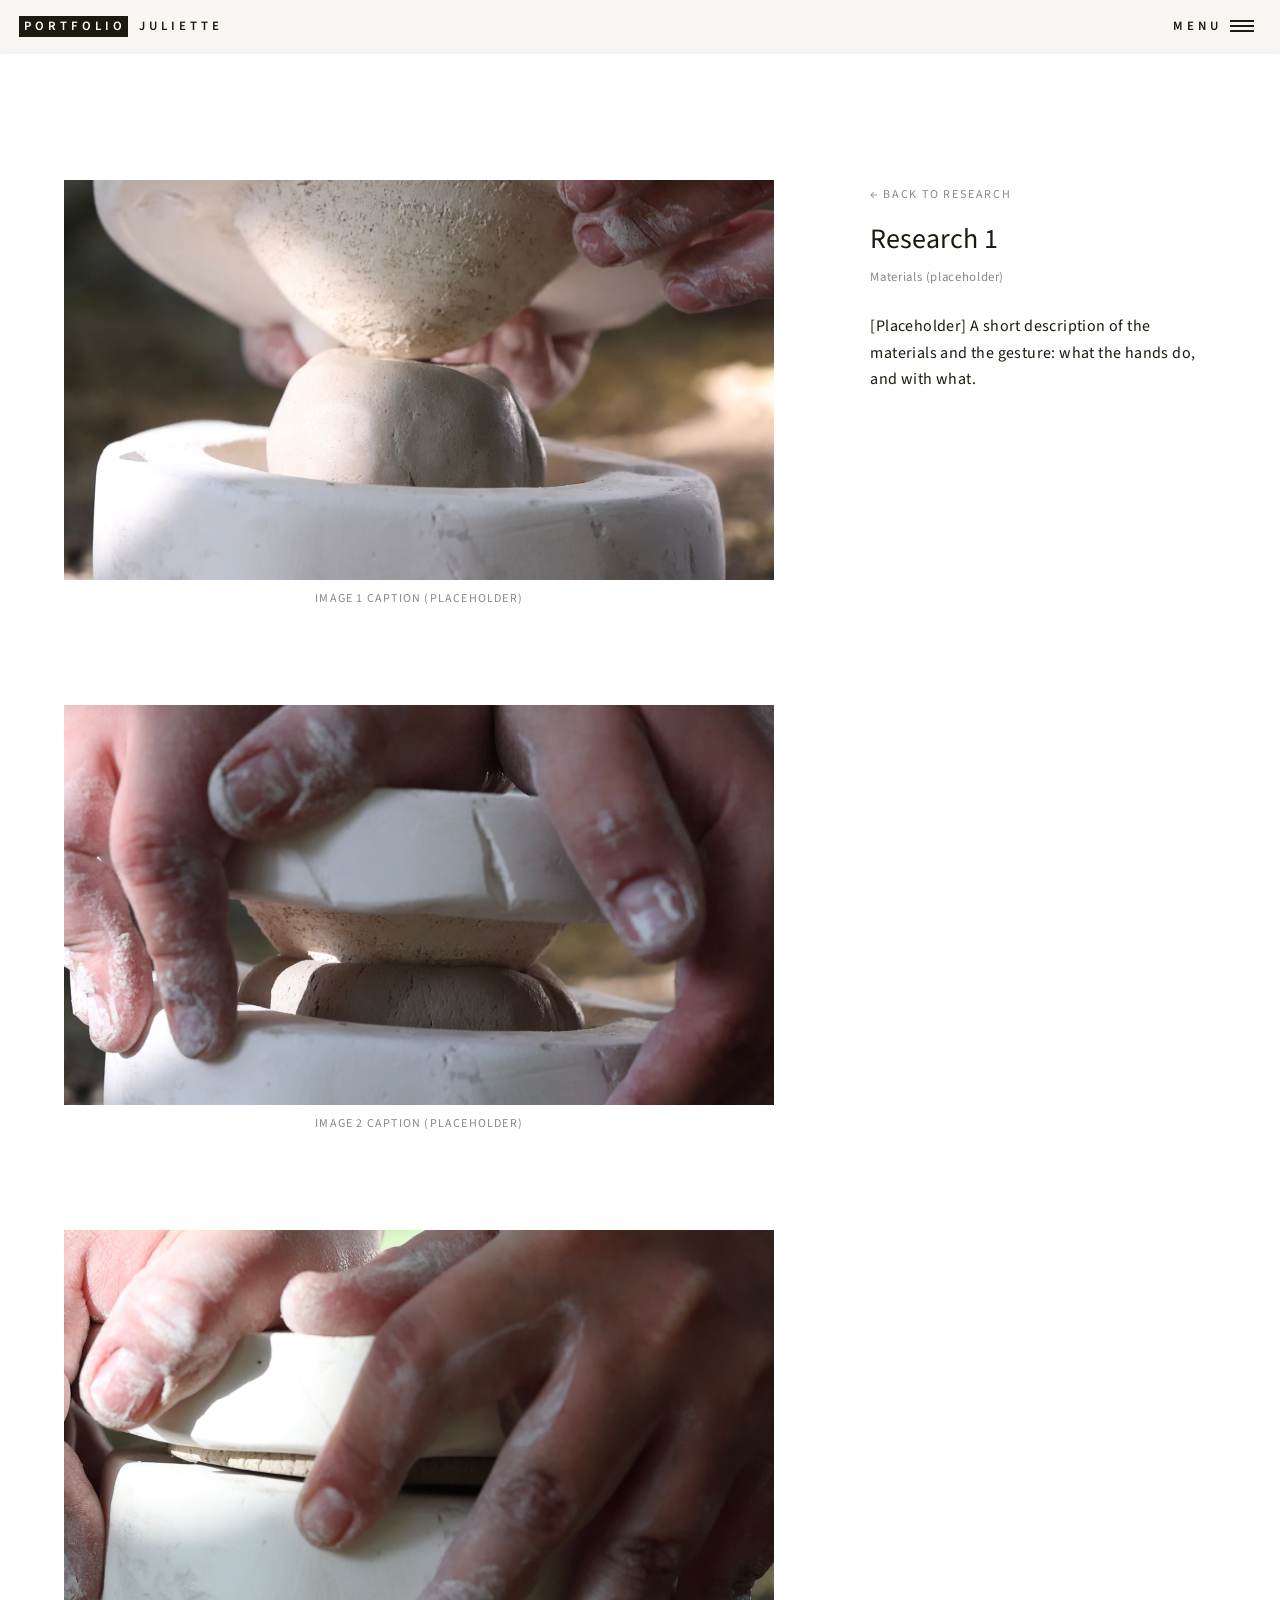
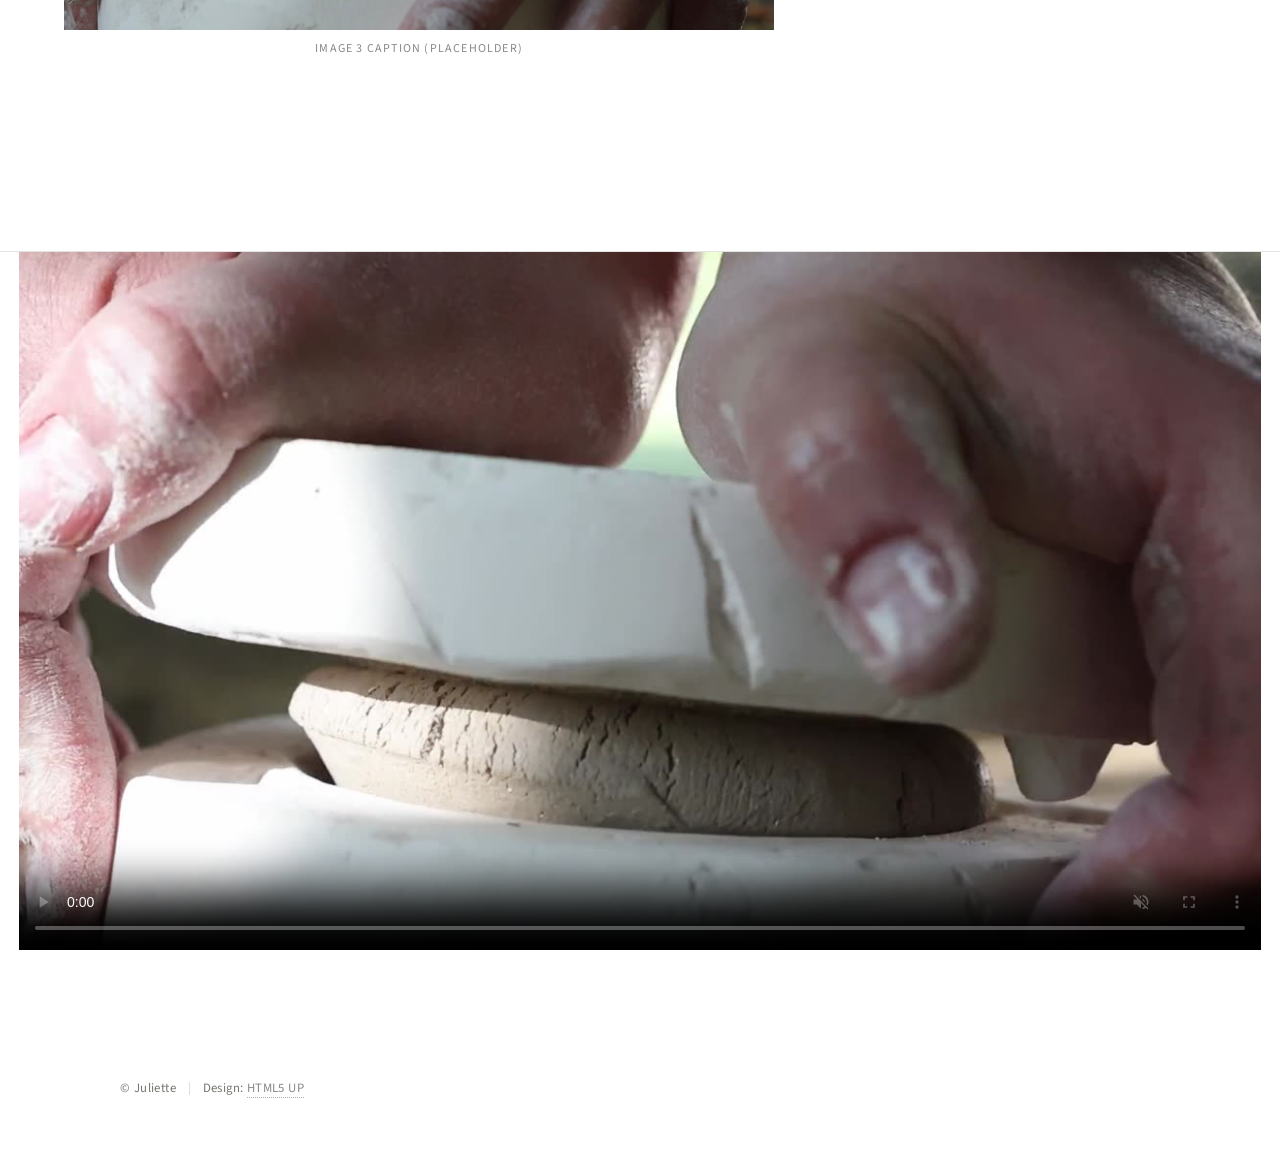
<file: research1.html>
<!DOCTYPE HTML>
<!--
	Forty by HTML5 UP
	html5up.net | @ajlkn
	Free for personal and commercial use under the CCA 3.0 license (html5up.net/license)
-->
<html>
	<head>
		<title>Research 1 – Juliette</title>
		<meta charset="utf-8" />
		<meta name="viewport" content="width=device-width, initial-scale=1, user-scalable=no" />
		<link rel="stylesheet" href="assets/css/main.css" />
		<noscript><link rel="stylesheet" href="assets/css/noscript.css" /></noscript>
		<link rel="stylesheet" href="assets/css/custom.css" />
	</head>
	<body class="is-preload work-page research-page">

		<!-- Wrapper -->
			<div id="wrapper">

				<!-- Header -->
					<header id="header">
						<a href="index.html" class="logo"><strong>Portfolio</strong> <span>Juliette</span></a>
						<nav>
							<a href="#menu">Menu</a>
						</nav>
					</header>

				<!-- Menu -->
					<nav id="menu">
						<ul class="links">
							<li><a href="index.html">Home</a></li>
							<li><a href="index.html#about">About</a></li>
							<li><a href="index.html#research">Research</a></li>
							<li><a href="index.html#works">Works</a></li>
						</ul>
					</nav>

				<!-- Main -->
					<div id="main">
						<section class="work-detail">

							<!-- Images (left): copy a <figure> block to add one. The gesture video stays at the bottom. -->
							<div class="work-images">
								<figure>
									<img src="images/research1-1.jpg" alt="Research 1 – image 1 (placeholder)" />
									<figcaption>Image 1 caption (placeholder)</figcaption>
								</figure>
								<figure>
									<img src="images/research1-2.jpg" alt="Research 1 – image 2 (placeholder)" />
									<figcaption>Image 2 caption (placeholder)</figcaption>
								</figure>
								<figure>
									<img src="images/research1-3.jpg" alt="Research 1 – image 3 (placeholder)" />
									<figcaption>Image 3 caption (placeholder)</figcaption>
								</figure>
							</div>

							<!-- Text (right, stays in view while scrolling on desktop) -->
							<aside class="work-text">
								<a href="index.html#research" class="work-back">&larr; Back to Research</a>
								<h1>Research 1</h1>
								<p class="work-meta">Materials (placeholder)</p>
								<p>[Placeholder] A short description of the materials and the gesture: what the hands do, and with what.</p>
							</aside>

						</section>

						<!-- Gesture video: the "finale" of the page. Replace videos/hero.mp4 with this gesture's own video, e.g. videos/research1.mp4 -->
						<section class="research-finale">
							<video controls muted playsinline preload="metadata" poster="videos/hero-poster.jpg">
								<source src="videos/hero.mp4" type="video/mp4">
							</video>
						</section>


					</div>

				<!-- Footer -->
					<footer id="footer">
						<div class="inner">
							<ul class="copyright">
								<li>&copy; Juliette</li><li>Design: <a href="https://html5up.net">HTML5 UP</a></li>
							</ul>
						</div>
					</footer>

			</div>

		<!-- Scripts -->
			<script src="assets/js/jquery.min.js"></script>
			<script src="assets/js/jquery.scrolly.min.js"></script>
			<script src="assets/js/jquery.scrollex.min.js"></script>
			<script src="assets/js/browser.min.js"></script>
			<script src="assets/js/breakpoints.min.js"></script>
			<script src="assets/js/util.js"></script>
			<script src="assets/js/main.js"></script>

	</body>
</html>
</file>
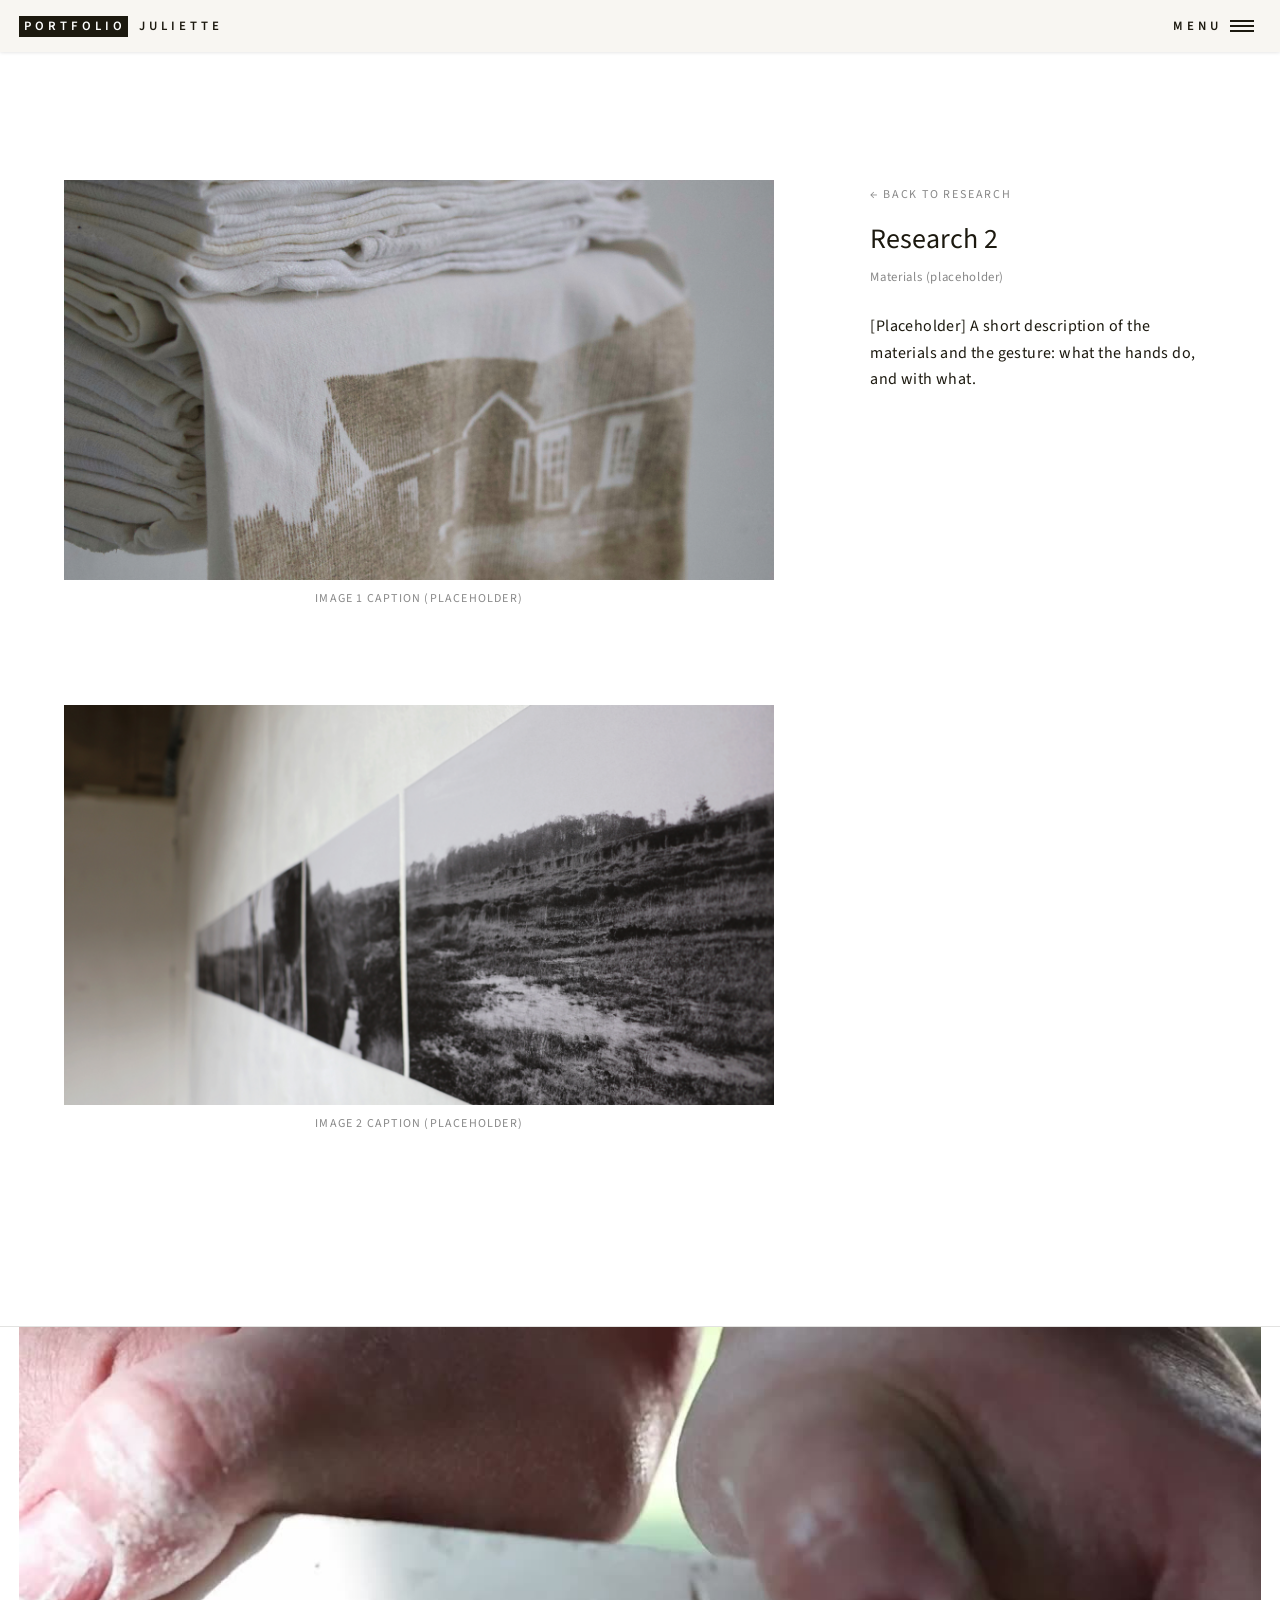
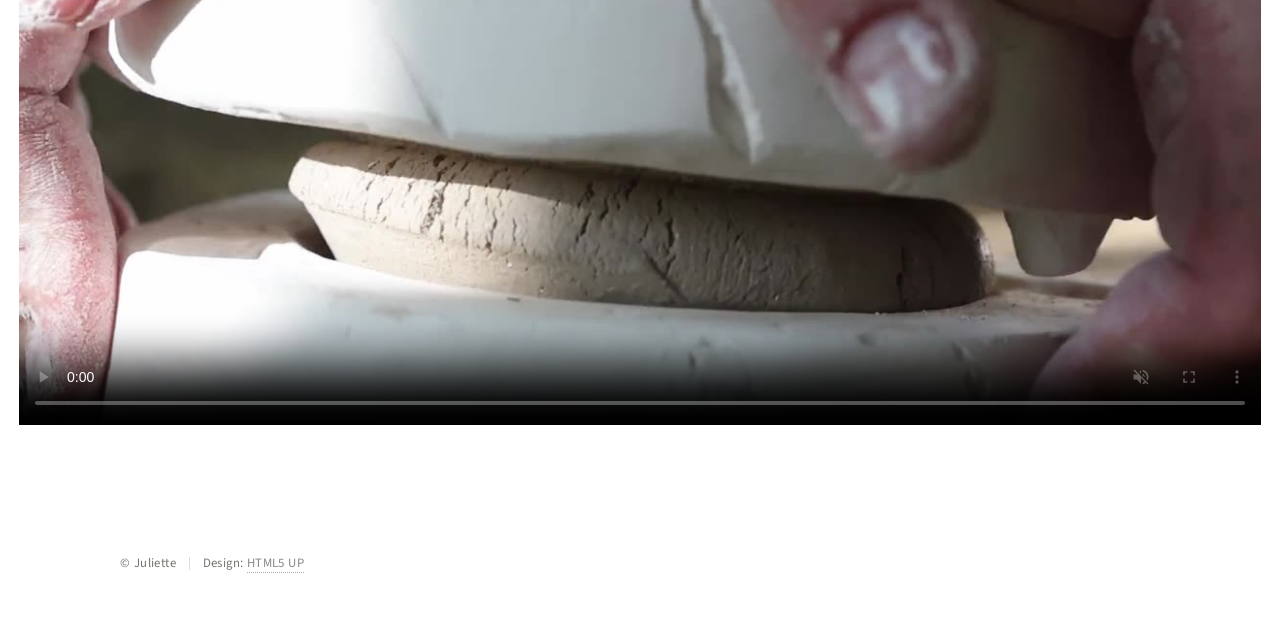
<file: research2.html>
<!DOCTYPE HTML>
<!--
	Forty by HTML5 UP
	html5up.net | @ajlkn
	Free for personal and commercial use under the CCA 3.0 license (html5up.net/license)
-->
<html>
	<head>
		<title>Research 2 – Juliette</title>
		<meta charset="utf-8" />
		<meta name="viewport" content="width=device-width, initial-scale=1, user-scalable=no" />
		<link rel="stylesheet" href="assets/css/main.css" />
		<noscript><link rel="stylesheet" href="assets/css/noscript.css" /></noscript>
		<link rel="stylesheet" href="assets/css/custom.css" />
	</head>
	<body class="is-preload work-page research-page">

		<!-- Wrapper -->
			<div id="wrapper">

				<!-- Header -->
					<header id="header">
						<a href="index.html" class="logo"><strong>Portfolio</strong> <span>Juliette</span></a>
						<nav>
							<a href="#menu">Menu</a>
						</nav>
					</header>

				<!-- Menu -->
					<nav id="menu">
						<ul class="links">
							<li><a href="index.html">Home</a></li>
							<li><a href="index.html#about">About</a></li>
							<li><a href="index.html#research">Research</a></li>
							<li><a href="index.html#works">Works</a></li>
						</ul>
					</nav>

				<!-- Main -->
					<div id="main">
						<section class="work-detail">

							<!-- Images (left): copy a <figure> block to add one. The gesture video stays at the bottom. -->
							<div class="work-images">
								<figure>
									<img src="images/pic09.jpg" alt="Research 2 – image 1 (placeholder)" />
									<figcaption>Image 1 caption (placeholder)</figcaption>
								</figure>
								<figure>
									<img src="images/pic07.jpg" alt="Research 2 – image 2 (placeholder)" />
									<figcaption>Image 2 caption (placeholder)</figcaption>
								</figure>
							</div>

							<!-- Text (right, stays in view while scrolling on desktop) -->
							<aside class="work-text">
								<a href="index.html#research" class="work-back">&larr; Back to Research</a>
								<h1>Research 2</h1>
								<p class="work-meta">Materials (placeholder)</p>
								<p>[Placeholder] A short description of the materials and the gesture: what the hands do, and with what.</p>
							</aside>

						</section>

						<!-- Gesture video: the "finale" of the page. Replace videos/hero.mp4 with this gesture's own video, e.g. videos/research2.mp4 -->
						<section class="research-finale">
							<video controls muted playsinline preload="metadata" poster="videos/hero-poster.jpg">
								<source src="videos/hero.mp4" type="video/mp4">
							</video>
						</section>


					</div>

				<!-- Footer -->
					<footer id="footer">
						<div class="inner">
							<ul class="copyright">
								<li>&copy; Juliette</li><li>Design: <a href="https://html5up.net">HTML5 UP</a></li>
							</ul>
						</div>
					</footer>

			</div>

		<!-- Scripts -->
			<script src="assets/js/jquery.min.js"></script>
			<script src="assets/js/jquery.scrolly.min.js"></script>
			<script src="assets/js/jquery.scrollex.min.js"></script>
			<script src="assets/js/browser.min.js"></script>
			<script src="assets/js/breakpoints.min.js"></script>
			<script src="assets/js/util.js"></script>
			<script src="assets/js/main.js"></script>

	</body>
</html>
</file>
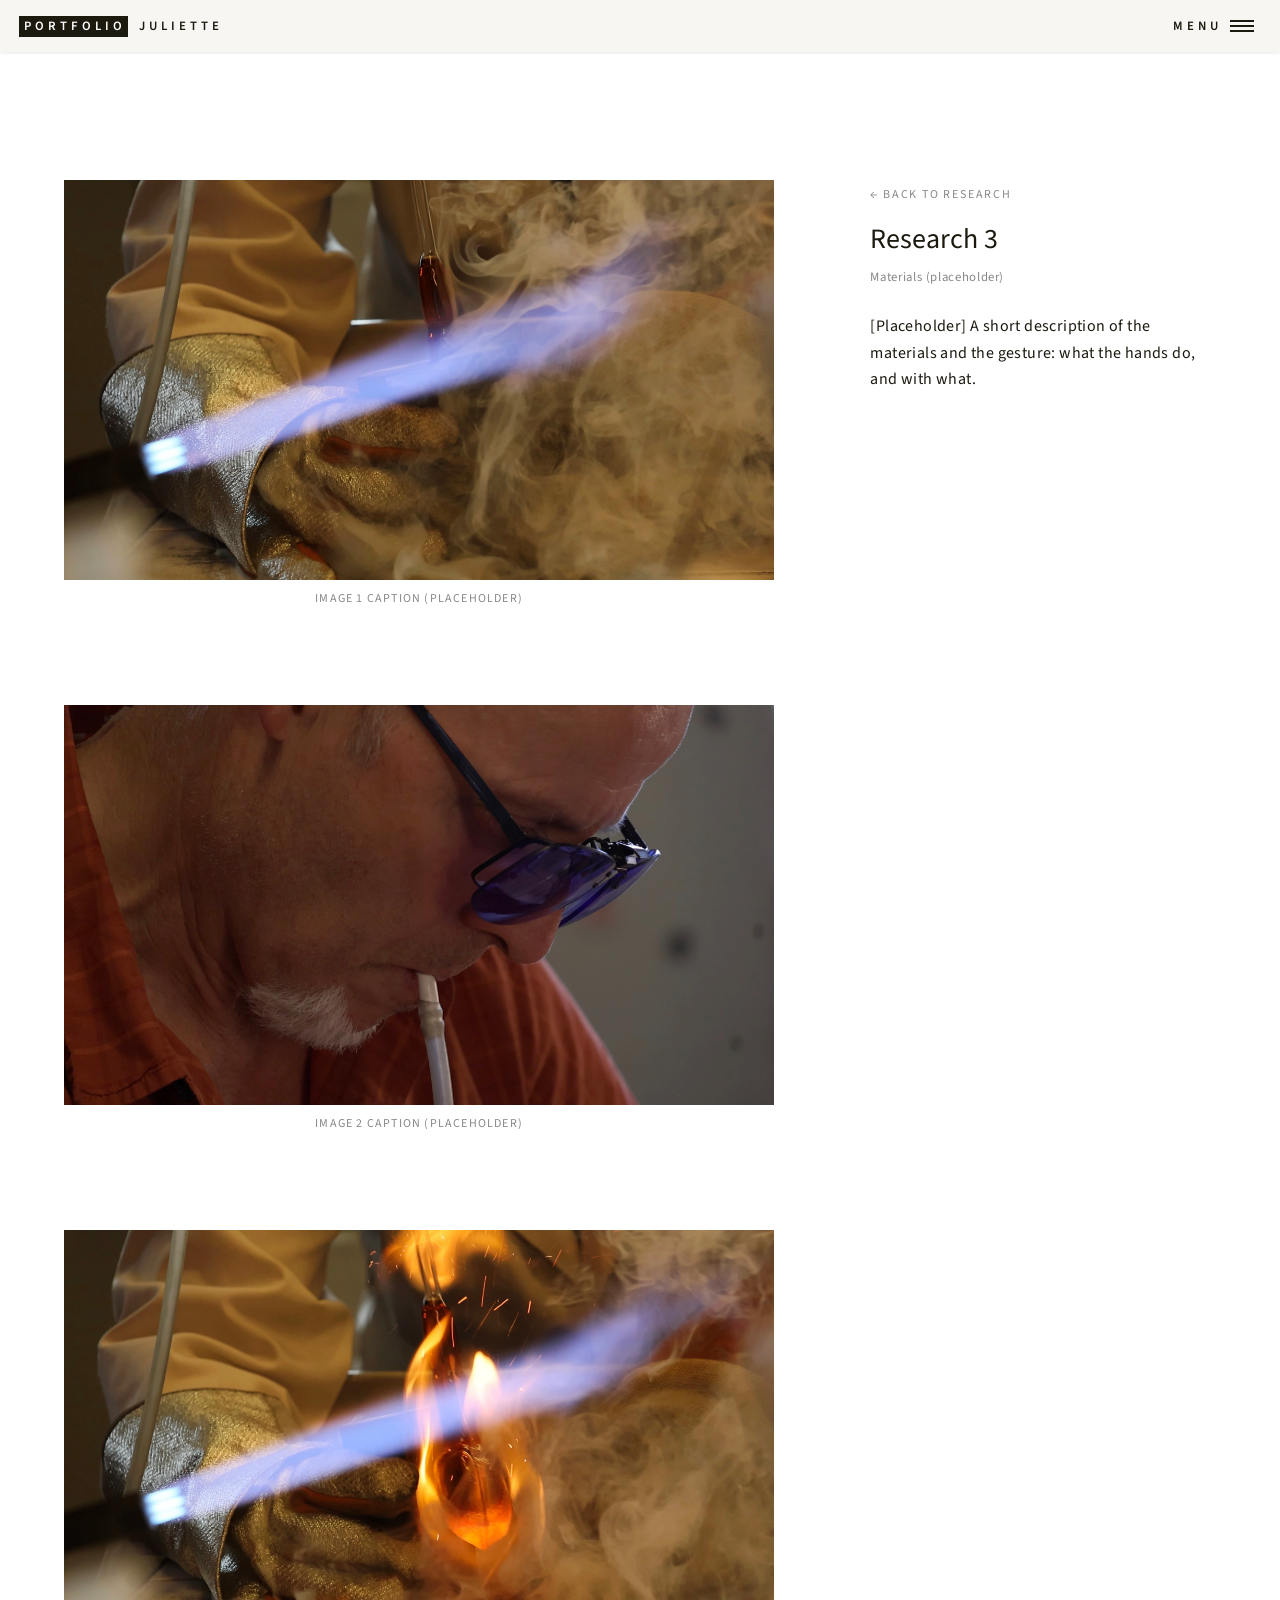
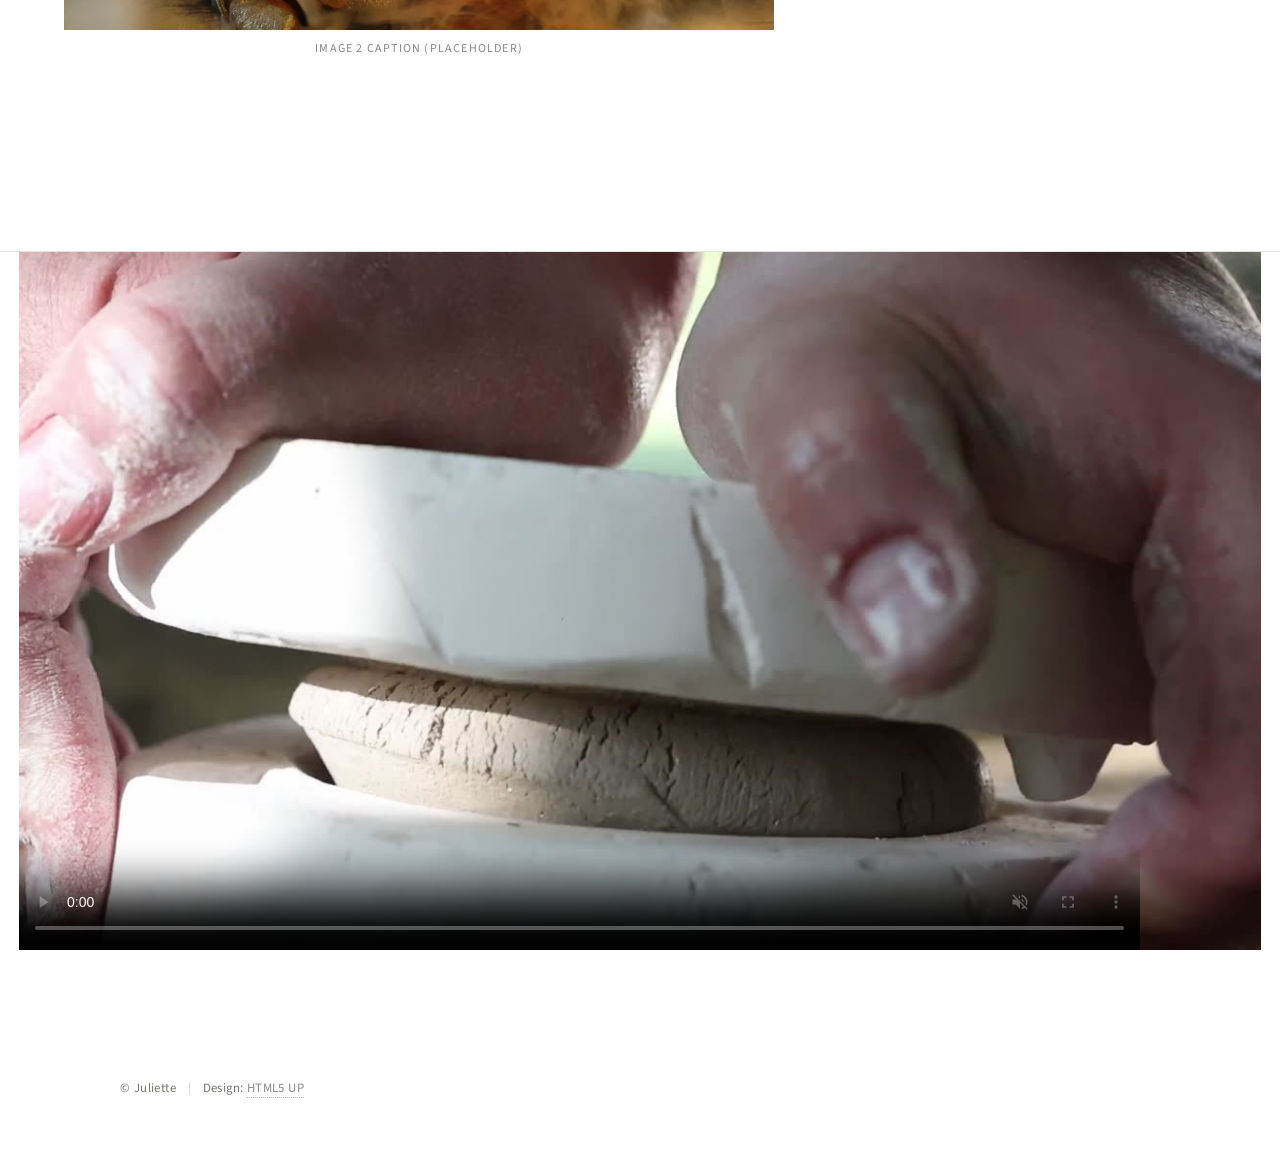
<file: research3.html>
<!DOCTYPE HTML>
<!--
	Forty by HTML5 UP
	html5up.net | @ajlkn
	Free for personal and commercial use under the CCA 3.0 license (html5up.net/license)
-->
<html>
	<head>
		<title>Research 3 – Juliette</title>
		<meta charset="utf-8" />
		<meta name="viewport" content="width=device-width, initial-scale=1, user-scalable=no" />
		<link rel="stylesheet" href="assets/css/main.css" />
		<noscript><link rel="stylesheet" href="assets/css/noscript.css" /></noscript>
		<link rel="stylesheet" href="assets/css/custom.css" />
	</head>
	<body class="is-preload work-page research-page">

		<!-- Wrapper -->
			<div id="wrapper">

				<!-- Header -->
					<header id="header">
						<a href="index.html" class="logo"><strong>Portfolio</strong> <span>Juliette</span></a>
						<nav>
							<a href="#menu">Menu</a>
						</nav>
					</header>

				<!-- Menu -->
					<nav id="menu">
						<ul class="links">
							<li><a href="index.html">Home</a></li>
							<li><a href="index.html#about">About</a></li>
							<li><a href="index.html#research">Research</a></li>
							<li><a href="index.html#works">Works</a></li>
						</ul>
					</nav>

				<!-- Main -->
					<div id="main">
						<section class="work-detail">

							<!-- Images (left): copy a <figure> block to add one. The gesture video stays at the bottom. -->
							<div class="work-images">
								<figure>
									<img src="images/research3-1.jpg" alt="Research 3 – image 1 (placeholder)" />
									<figcaption>Image 1 caption (placeholder)</figcaption>
								</figure>
								<figure>
									<img src="images/research3-2.jpg" alt="Research 3 – image 2 (placeholder)" />
									<figcaption>Image 2 caption (placeholder)</figcaption>
								</figure>
								<figure>
									<img src="images/research3-3.jpg" alt="Research 3 – image 2 (placeholder)" />
									<figcaption>Image 2 caption (placeholder)</figcaption>
								</figure>
							</div>

							<!-- Text (right, stays in view while scrolling on desktop) -->
							<aside class="work-text">
								<a href="index.html#research" class="work-back">&larr; Back to Research</a>
								<h1>Research 3</h1>
								<p class="work-meta">Materials (placeholder)</p>
								<p>[Placeholder] A short description of the materials and the gesture: what the hands do, and with what.</p>
							</aside>

						</section>

						<!-- Gesture video: the "finale" of the page. Replace videos/hero.mp4 with this gesture's own video, e.g. videos/research3.mp4 -->
						<section class="research-finale">
							<video controls muted playsinline preload="metadata" poster="videos/hero-poster.jpg">
								<source src="videos/hero.mp4" type="video/mp4">
							</video>
						</section>


					</div>

				<!-- Footer -->
					<footer id="footer">
						<div class="inner">
							<ul class="copyright">
								<li>&copy; Juliette</li><li>Design: <a href="https://html5up.net">HTML5 UP</a></li>
							</ul>
						</div>
					</footer>

			</div>

		<!-- Scripts -->
			<script src="assets/js/jquery.min.js"></script>
			<script src="assets/js/jquery.scrolly.min.js"></script>
			<script src="assets/js/jquery.scrollex.min.js"></script>
			<script src="assets/js/browser.min.js"></script>
			<script src="assets/js/breakpoints.min.js"></script>
			<script src="assets/js/util.js"></script>
			<script src="assets/js/main.js"></script>

	</body>
</html>
</file>
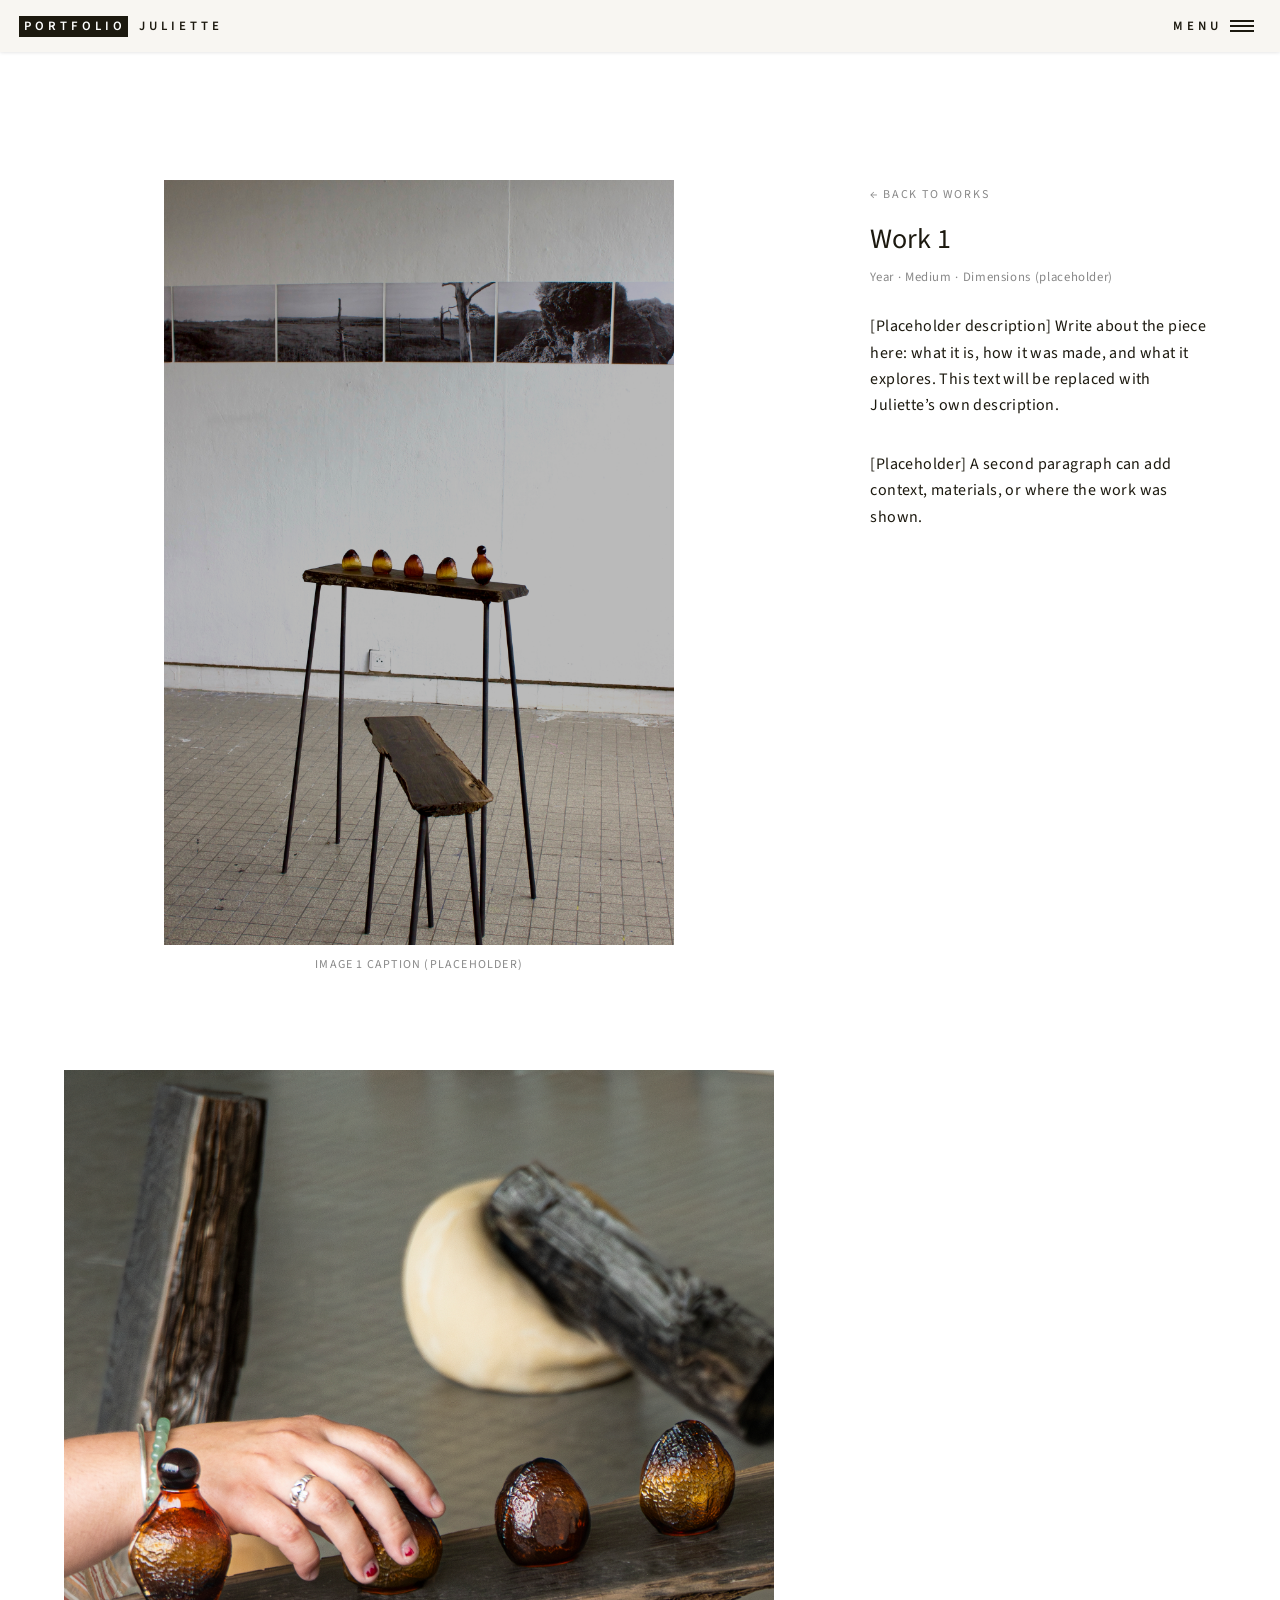
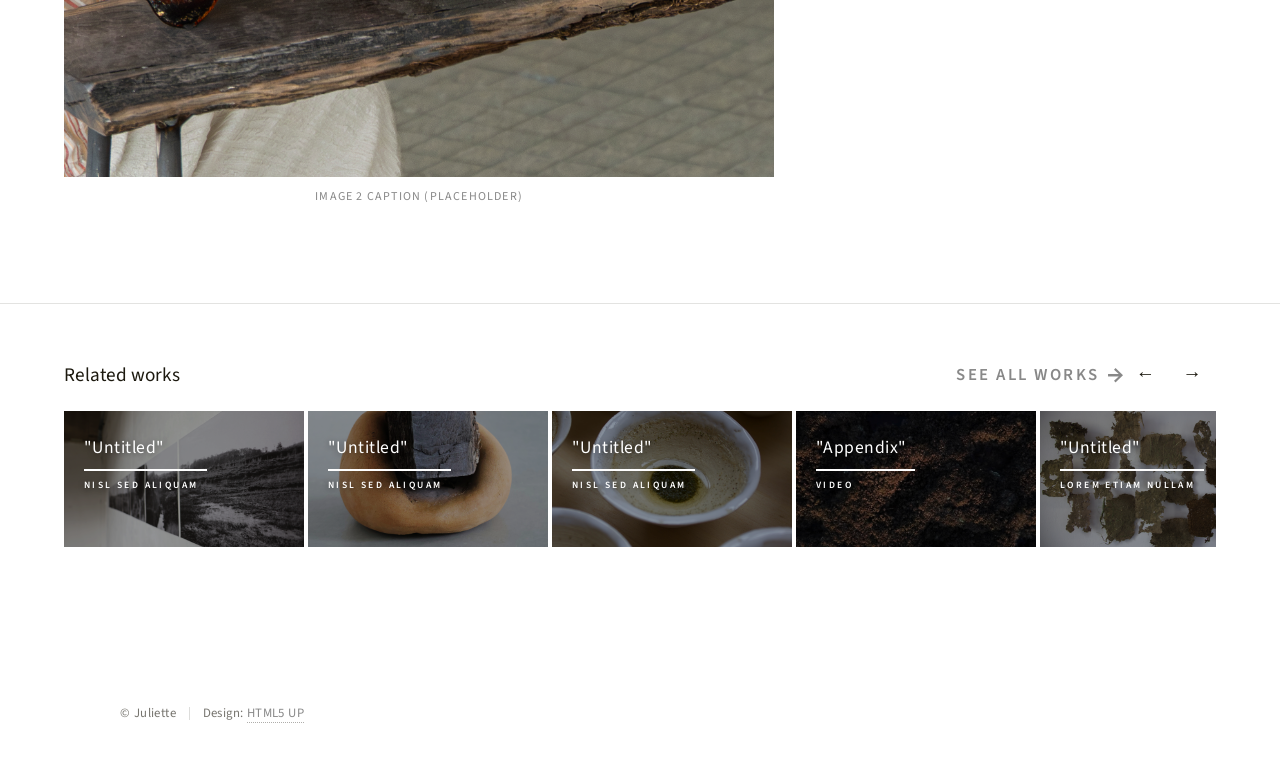
<file: work1.html>
<!DOCTYPE HTML>
<!--
	Forty by HTML5 UP
	html5up.net | @ajlkn
	Free for personal and commercial use under the CCA 3.0 license (html5up.net/license)
-->
<html>
	<head>
		<title>Work 1 – Juliette</title>
		<meta charset="utf-8" />
		<meta name="viewport" content="width=device-width, initial-scale=1, user-scalable=no" />
		<link rel="stylesheet" href="assets/css/main.css" />
		<noscript><link rel="stylesheet" href="assets/css/noscript.css" /></noscript>
		<link rel="stylesheet" href="assets/css/custom.css" />
	</head>
	<body class="is-preload work-page">

		<!-- Wrapper -->
			<div id="wrapper">

				<!-- Header -->
					<header id="header">
						<a href="index.html" class="logo"><strong>Portfolio</strong> <span>Juliette</span></a>
						<nav>
							<a href="#menu">Menu</a>
						</nav>
					</header>

				<!-- Menu -->
					<nav id="menu">
						<ul class="links">
							<li><a href="index.html">Home</a></li>
							<li><a href="index.html#about">About</a></li>
							<li><a href="index.html#research">Research</a></li>
							<li><a href="index.html#works">Works</a></li>
						</ul>
					</nav>

				<!-- Main -->
					<div id="main">
						<section class="work-detail">

							<!-- Images (left): up to 3. To add a third, copy a <figure> block. -->
							<div class="work-images">
								<figure>
									<img src="images/work1-1.jpg" alt="Work 1 – image 1 (placeholder)" />
									<figcaption>Image 1 caption (placeholder)</figcaption>
								</figure>
								<figure>
									<img src="images/work1-2.jpg" alt="Work 1 – image 2 (placeholder)" />
									<figcaption>Image 2 caption (placeholder)</figcaption>
								</figure>
							</div>

							<!-- Text (right, stays in view while scrolling on desktop) -->
							<aside class="work-text">
								<a href="index.html#works" class="work-back">&larr; Back to Works</a>
								<h1>Work 1</h1>
								<p class="work-meta">Year · Medium · Dimensions (placeholder)</p>
								<p>[Placeholder description] Write about the piece here: what it is, how it was made, and what it explores. This text will be replaced with Juliette’s own description.</p>
								<p>[Placeholder] A second paragraph can add context, materials, or where the work was shown.</p>
							</aside>

						</section>

						<!-- Related works: sideways-scrolling row of the other works (same hover as the home page Works tiles) -->
						<section class="related-works">
							<div class="related-head">
								<h2>Related works</h2>
								<a href="works.html" class="see-all">See all works <span class="see-arrow">&rarr;</span></a>
								<div class="related-arrows">
									<button type="button" class="related-prev" aria-label="Scroll left">&larr;</button>
									<button type="button" class="related-next" aria-label="Scroll right">&rarr;</button>
								</div>
							</div>
							<div class="related-scroll">
								<!-- Related works: each <article> ... </article> block is one tile.
								     To add a tile, copy a whole block and change the image, link and title.
								     To remove a tile, delete its whole block. -->
								<section class="tiles related-tiles">
									<article>
										<span class="image">
											<img src="images/pic07.jpg" alt="" />
										</span>
										<header class="major">
											<h3><a href="work7.html" class="link">"Untitled"</a></h3>
											<p>Nisl sed aliquam</p>
										</header>
									</article>
									<article>
										<span class="image">
											<img src="images/pic08.jpg" alt="" />
										</span>
										<header class="major">
											<h3><a href="work8.html" class="link">"Untitled"</a></h3>
											<p>Nisl sed aliquam</p>
										</header>
									</article>
									<article>
										<span class="image">
											<img src="images/pic04.jpg" alt="" />
										</span>
										<header class="major">
											<h3><a href="work4.html" class="link">"Untitled"</a></h3>
											<p>Nisl sed aliquam</p>
										</header>
									</article>
									<article>
										<span class="image">
											<img src="images/pic02.jpg" alt="" />
										</span>
										<header class="major">
											<h3>"Appendix"<!-- no page yet: add <a href="work2.html" class="link">...</a> when it exists --></h3>
											<p>Video</p>
										</header>
									</article>
									<article>
										<span class="image">
											<img src="images/pic03.jpg" alt="" />
										</span>
										<header class="major">
											<h3>"Untitled"<!-- no page yet: add <a href="work3.html" class="link">...</a> when it exists --></h3>
											<p>Lorem etiam nullam</p>
										</header>
									</article>
									<!-- missing work goes here -->
									<!-- missing work goes here -->
								</section>
							</div>
						</section>
					</div>

				<!-- Footer -->
					<footer id="footer">
						<div class="inner">
							<ul class="copyright">
								<li>&copy; Juliette</li><li>Design: <a href="https://html5up.net">HTML5 UP</a></li>
							</ul>
						</div>
					</footer>

			</div>

		<!-- Scripts -->
			<script src="assets/js/jquery.min.js"></script>
			<script src="assets/js/jquery.scrolly.min.js"></script>
			<script src="assets/js/jquery.scrollex.min.js"></script>
			<script src="assets/js/browser.min.js"></script>
			<script src="assets/js/breakpoints.min.js"></script>
			<script src="assets/js/util.js"></script>
			<script src="assets/js/main.js"></script>
			<script>
				// Related works arrows: scroll the row by about one tile
				$('.related-works').each(function() {
					var $row = $(this).find('.related-scroll'), $arrows = $(this).find('.related-arrows');
					// hide the arrows when all tiles already fit
					function checkArrows() { $arrows.toggleClass("is-hidden", $row[0].scrollWidth <= $row[0].clientWidth + 1); }
					checkArrows(); $(window).on('resize load', checkArrows);
					$(this).find('.related-prev').on('click', function() { $row[0].scrollBy({ left: -$row.width() * 0.8, behavior: 'smooth' }); });
					$(this).find('.related-next').on('click', function() { $row[0].scrollBy({ left: $row.width() * 0.8, behavior: 'smooth' }); });
				});
			</script>

	</body>
</html>
</file>
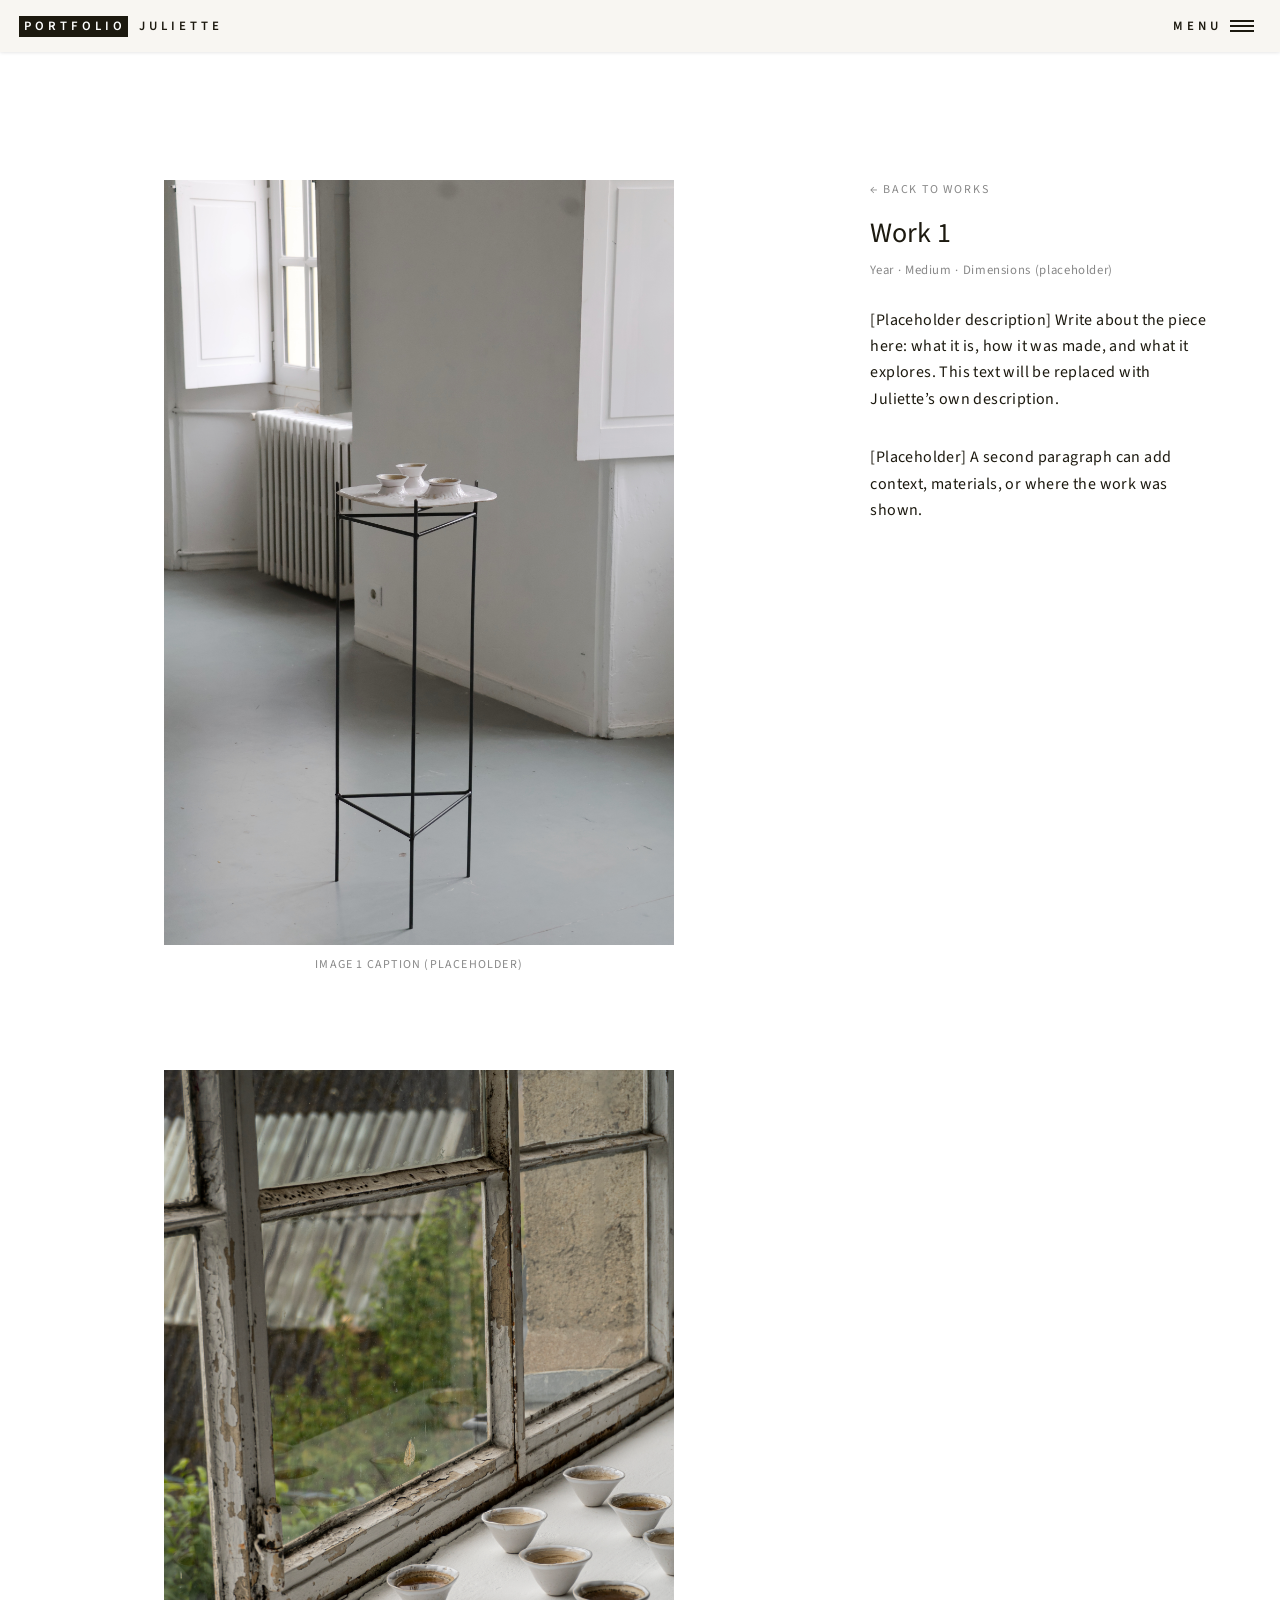
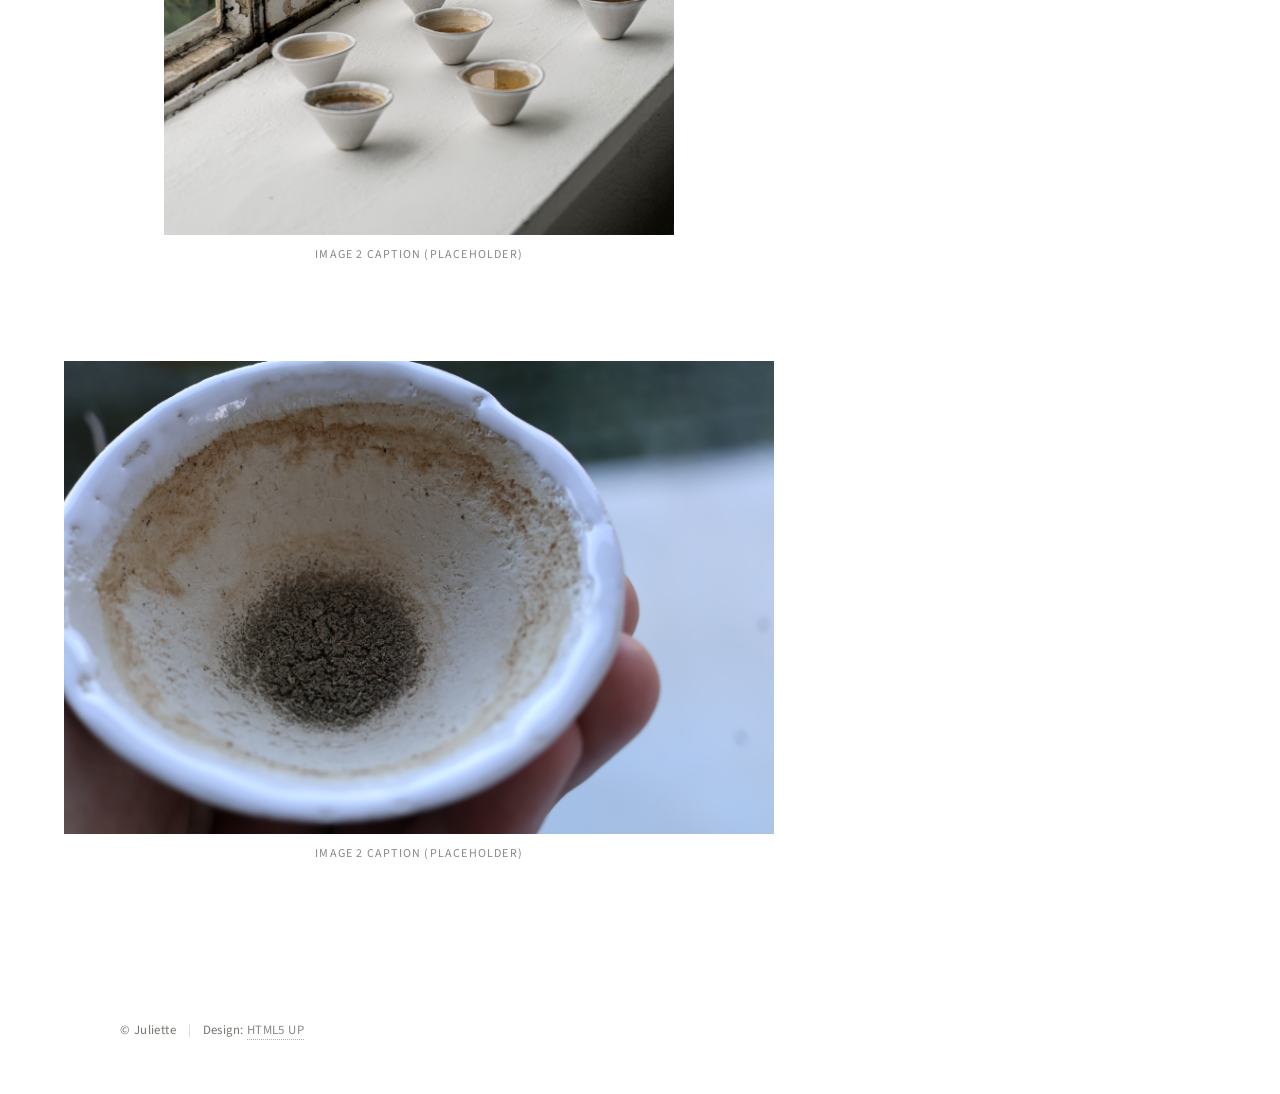
<file: work2.html>
<!--
	Forty by HTML5 UP
	html5up.net | @ajlkn
	Free for personal and commercial use under the CCA 3.0 license (html5up.net/license)
-->
<html>
	<head>
		<title>Work 4 – Juliette</title>
		<meta charset="utf-8" />
		<meta name="viewport" content="width=device-width, initial-scale=1, user-scalable=no" />
		<link rel="stylesheet" href="assets/css/main.css" />
		<noscript><link rel="stylesheet" href="assets/css/noscript.css" /></noscript>
		<link rel="stylesheet" href="assets/css/custom.css" />
	</head>
	<body class="is-preload work-page">

		<!-- Wrapper -->
			<div id="wrapper">

				<!-- Header -->
					<header id="header">
						<a href="index.html" class="logo"><strong>Portfolio</strong> <span>Juliette</span></a>
						<nav>
							<a href="#menu">Menu</a>
						</nav>
					</header>

				<!-- Menu -->
					<nav id="menu">
						<ul class="links">
							<li><a href="index.html">Home</a></li>
							<li><a href="index.html#about">About</a></li>
							<li><a href="index.html#research">Research</a></li>
							<li><a href="index.html#works">Works</a></li>
						</ul>
					</nav>

				<!-- Main -->
					<div id="main">
						<section class="work-detail">

							<!-- Images (left): up to 3. To add a third, copy a <figure> block. -->
							<div class="work-images">
								<figure>
									<img src="images/work4-1.jpg" alt="Work 4 – image 1 (placeholder)" />
									<figcaption>Image 1 caption (placeholder)</figcaption>
								</figure>
								<figure>
									<img src="images/work4-2.jpg" alt="Work 4 – image 2 (placeholder)" />
									<figcaption>Image 2 caption (placeholder)</figcaption>
								</figure>
								<figure>
									<img src="images/work4-3.jpg" alt="Work 4 – image 2 (placeholder)" />
									<figcaption>Image 2 caption (placeholder)</figcaption>
								</figure>
							</div>

							<!-- Text (right, stays in view while scrolling on desktop) -->
							<aside class="work-text">
								<a href="index.html#works" class="work-back">&larr; Back to Works</a>
								<h1>Work 1</h1>
								<p class="work-meta">Year · Medium · Dimensions (placeholder)</p>
								<p>[Placeholder description] Write about the piece here: what it is, how it was made, and what it explores. This text will be replaced with Juliette’s own description.</p>
								<p>[Placeholder] A second paragraph can add context, materials, or where the work was shown.</p>
							</aside>

						</section>
					</div>

				<!-- Footer -->
					<footer id="footer">
						<div class="inner">
							<ul class="copyright">
								<li>&copy; Juliette</li><li>Design: <a href="https://html5up.net">HTML5 UP</a></li>
							</ul>
						</div>
					</footer>

			</div>

		<!-- Scripts -->
			<script src="assets/js/jquery.min.js"></script>
			<script src="assets/js/jquery.scrolly.min.js"></script>
			<script src="assets/js/jquery.scrollex.min.js"></script>
			<script src="assets/js/browser.min.js"></script>
			<script src="assets/js/breakpoints.min.js"></script>
			<script src="assets/js/util.js"></script>
			<script src="assets/js/main.js"></script>

	</body>
</html>
</file>
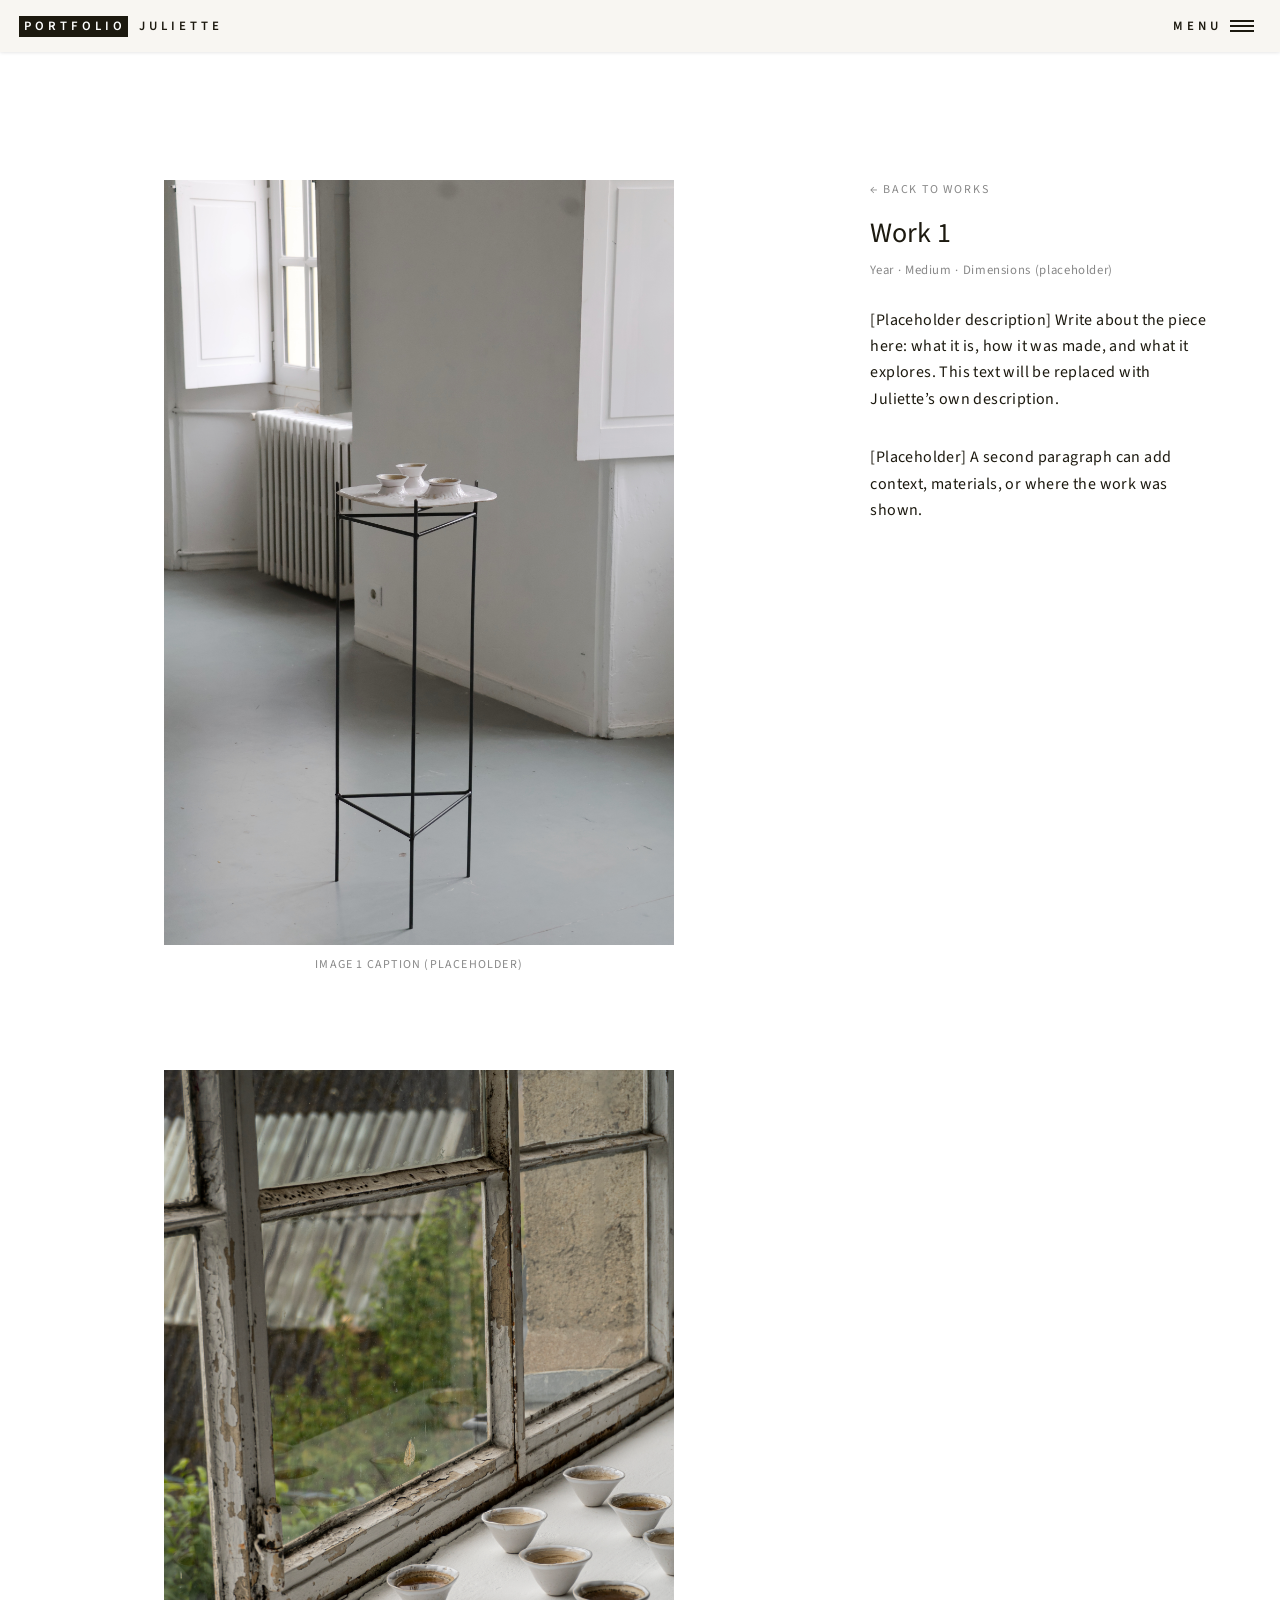
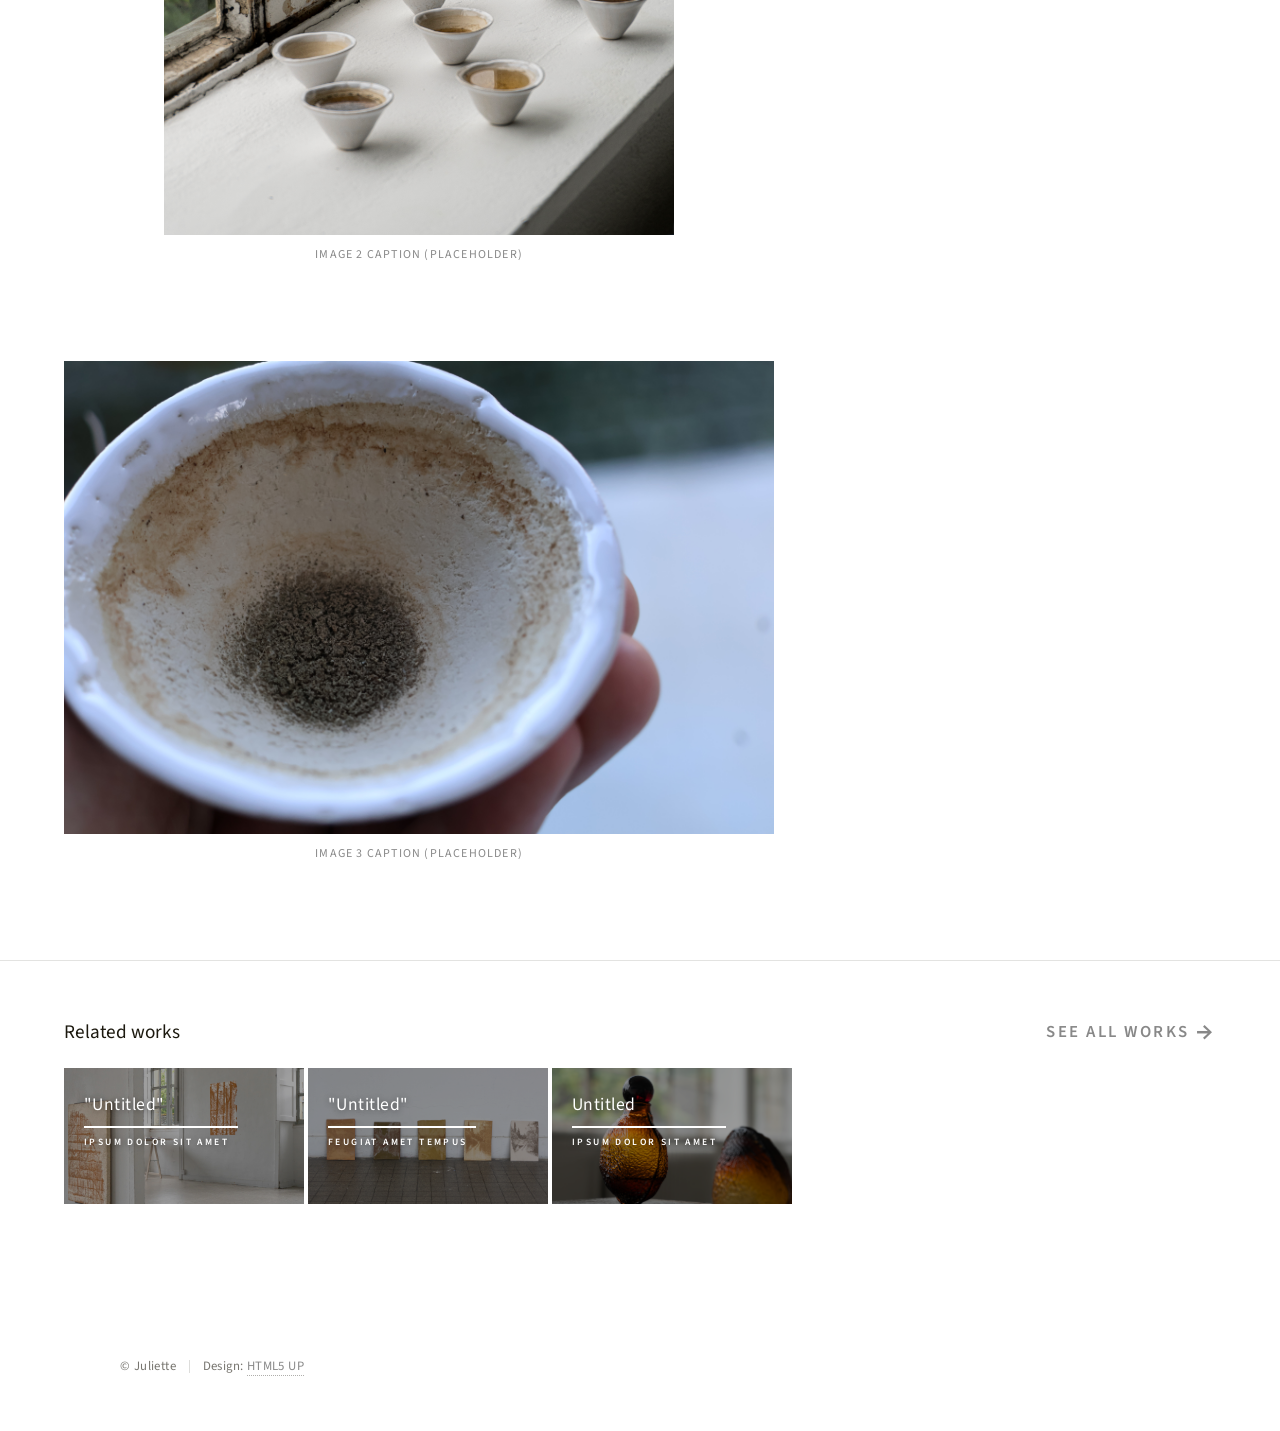
<file: work4.html>
<!--
	Forty by HTML5 UP
	html5up.net | @ajlkn
	Free for personal and commercial use under the CCA 3.0 license (html5up.net/license)
-->
<html>
	<head>
		<title>Work 4 – Juliette</title>
		<meta charset="utf-8" />
		<meta name="viewport" content="width=device-width, initial-scale=1, user-scalable=no" />
		<link rel="stylesheet" href="assets/css/main.css" />
		<noscript><link rel="stylesheet" href="assets/css/noscript.css" /></noscript>
		<link rel="stylesheet" href="assets/css/custom.css" />
	</head>
	<body class="is-preload work-page">

		<!-- Wrapper -->
			<div id="wrapper">

				<!-- Header -->
					<header id="header">
						<a href="index.html" class="logo"><strong>Portfolio</strong> <span>Juliette</span></a>
						<nav>
							<a href="#menu">Menu</a>
						</nav>
					</header>

				<!-- Menu -->
					<nav id="menu">
						<ul class="links">
							<li><a href="index.html">Home</a></li>
							<li><a href="index.html#about">About</a></li>
							<li><a href="index.html#research">Research</a></li>
							<li><a href="index.html#works">Works</a></li>
						</ul>
					</nav>

				<!-- Main -->
					<div id="main">
						<section class="work-detail">

							<!-- Images (left): up to 3. To add a third, copy a <figure> block. -->
							<div class="work-images">
								<figure>
									<img src="images/work4-1.jpg" alt="Work 4 – image 1 (placeholder)" />
									<figcaption>Image 1 caption (placeholder)</figcaption>
								</figure>
								<figure>
									<img src="images/work4-2.jpg" alt="Work 4 – image 2 (placeholder)" />
									<figcaption>Image 2 caption (placeholder)</figcaption>
								</figure>
								<figure>
									<img src="images/work4-3.jpg" alt="Work 4 – image 3 (placeholder)" />
									<figcaption>Image 3 caption (placeholder)</figcaption>
								</figure>
							</div>

							<!-- Text (right, stays in view while scrolling on desktop) -->
							<aside class="work-text">
								<a href="index.html#works" class="work-back">&larr; Back to Works</a>
								<h1>Work 1</h1>
								<p class="work-meta">Year · Medium · Dimensions (placeholder)</p>
								<p>[Placeholder description] Write about the piece here: what it is, how it was made, and what it explores. This text will be replaced with Juliette’s own description.</p>
								<p>[Placeholder] A second paragraph can add context, materials, or where the work was shown.</p>
							</aside>

						</section>

						<!-- Related works: sideways-scrolling row of the other works (same hover as the home page Works tiles) -->
						<section class="related-works">
							<div class="related-head">
								<h2>Related works</h2>
								<a href="works.html" class="see-all">See all works <span class="see-arrow">&rarr;</span></a>
								<div class="related-arrows">
									<button type="button" class="related-prev" aria-label="Scroll left">&larr;</button>
									<button type="button" class="related-next" aria-label="Scroll right">&rarr;</button>
								</div>
							</div>
							<div class="related-scroll">
								<!-- Related works: each <article> ... </article> block is one tile.
								     To add a tile, copy a whole block and change the image, link and title.
								     To remove a tile, delete its whole block. -->
								<section class="tiles related-tiles">
									<article>
										<span class="image">
											<img src="images/pic05.jpg" alt="" />
										</span>
										<header class="major">
											<h3><a href="work5.html" class="link">"Untitled"</a></h3>
											<p>Ipsum dolor sit amet</p>
										</header>
									</article>
									<article>
										<span class="image">
											<img src="images/pic06.jpg" alt="" />
										</span>
										<header class="major">
											<h3>"Untitled"<!-- no page yet: add <a href="work6.html" class="link">...</a> when it exists --></h3>
											<p>Feugiat amet tempus</p>
										</header>
									</article>
									<article>
										<span class="image">
											<img src="images/pic01.jpg" alt="" />
										</span>
										<header class="major">
											<h3><a href="work1.html" class="link">Untitled</a></h3>
											<p>Ipsum dolor sit amet</p>
										</header>
									</article>
								</section>
							</div>
						</section>
					</div>

				<!-- Footer -->
					<footer id="footer">
						<div class="inner">
							<ul class="copyright">
								<li>&copy; Juliette</li><li>Design: <a href="https://html5up.net">HTML5 UP</a></li>
							</ul>
						</div>
					</footer>

			</div>

		<!-- Scripts -->
			<script src="assets/js/jquery.min.js"></script>
			<script src="assets/js/jquery.scrolly.min.js"></script>
			<script src="assets/js/jquery.scrollex.min.js"></script>
			<script src="assets/js/browser.min.js"></script>
			<script src="assets/js/breakpoints.min.js"></script>
			<script src="assets/js/util.js"></script>
			<script src="assets/js/main.js"></script>
			<script>
				// Related works arrows: scroll the row by about one tile
				$('.related-works').each(function() {
					var $row = $(this).find('.related-scroll'), $arrows = $(this).find('.related-arrows');
					// hide the arrows when all tiles already fit
					function checkArrows() { $arrows.toggleClass("is-hidden", $row[0].scrollWidth <= $row[0].clientWidth + 1); }
					checkArrows(); $(window).on('resize load', checkArrows);
					$(this).find('.related-prev').on('click', function() { $row[0].scrollBy({ left: -$row.width() * 0.8, behavior: 'smooth' }); });
					$(this).find('.related-next').on('click', function() { $row[0].scrollBy({ left: $row.width() * 0.8, behavior: 'smooth' }); });
				});
			</script>

	</body>
</html>
</file>
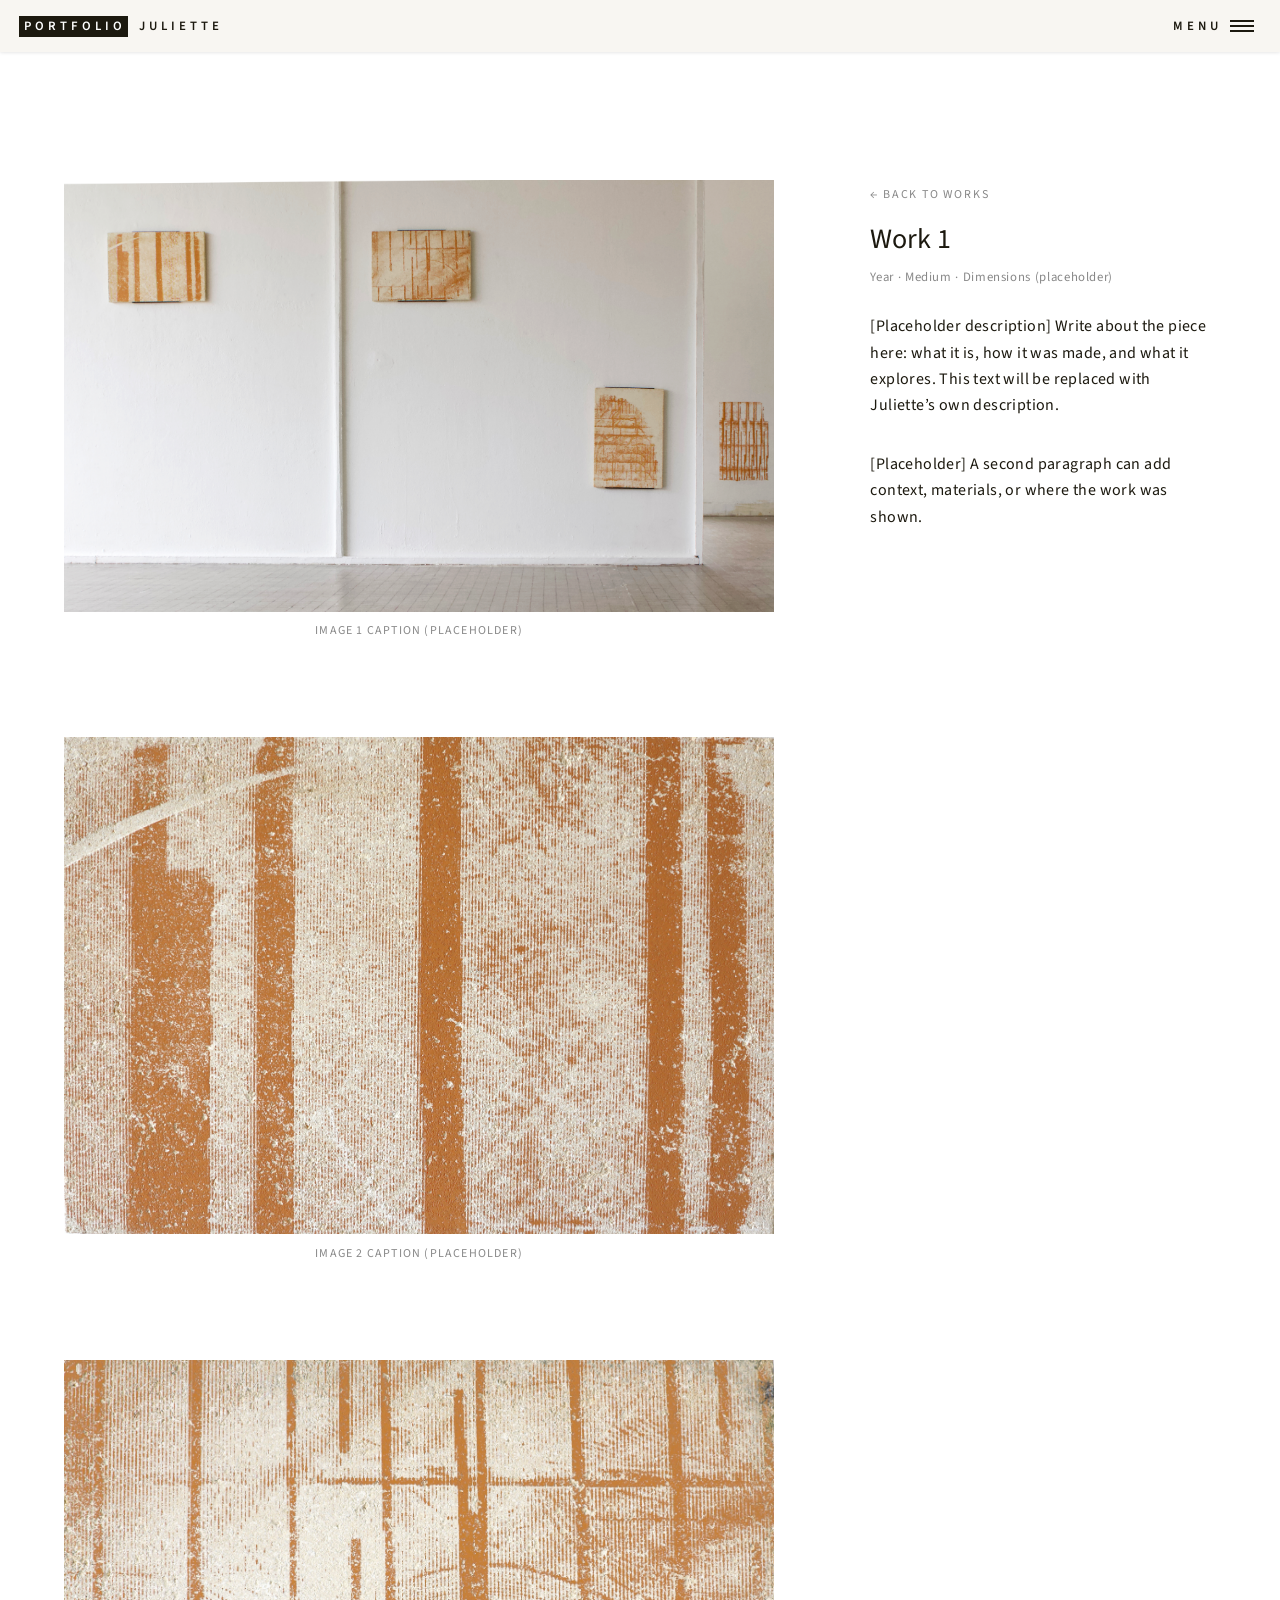
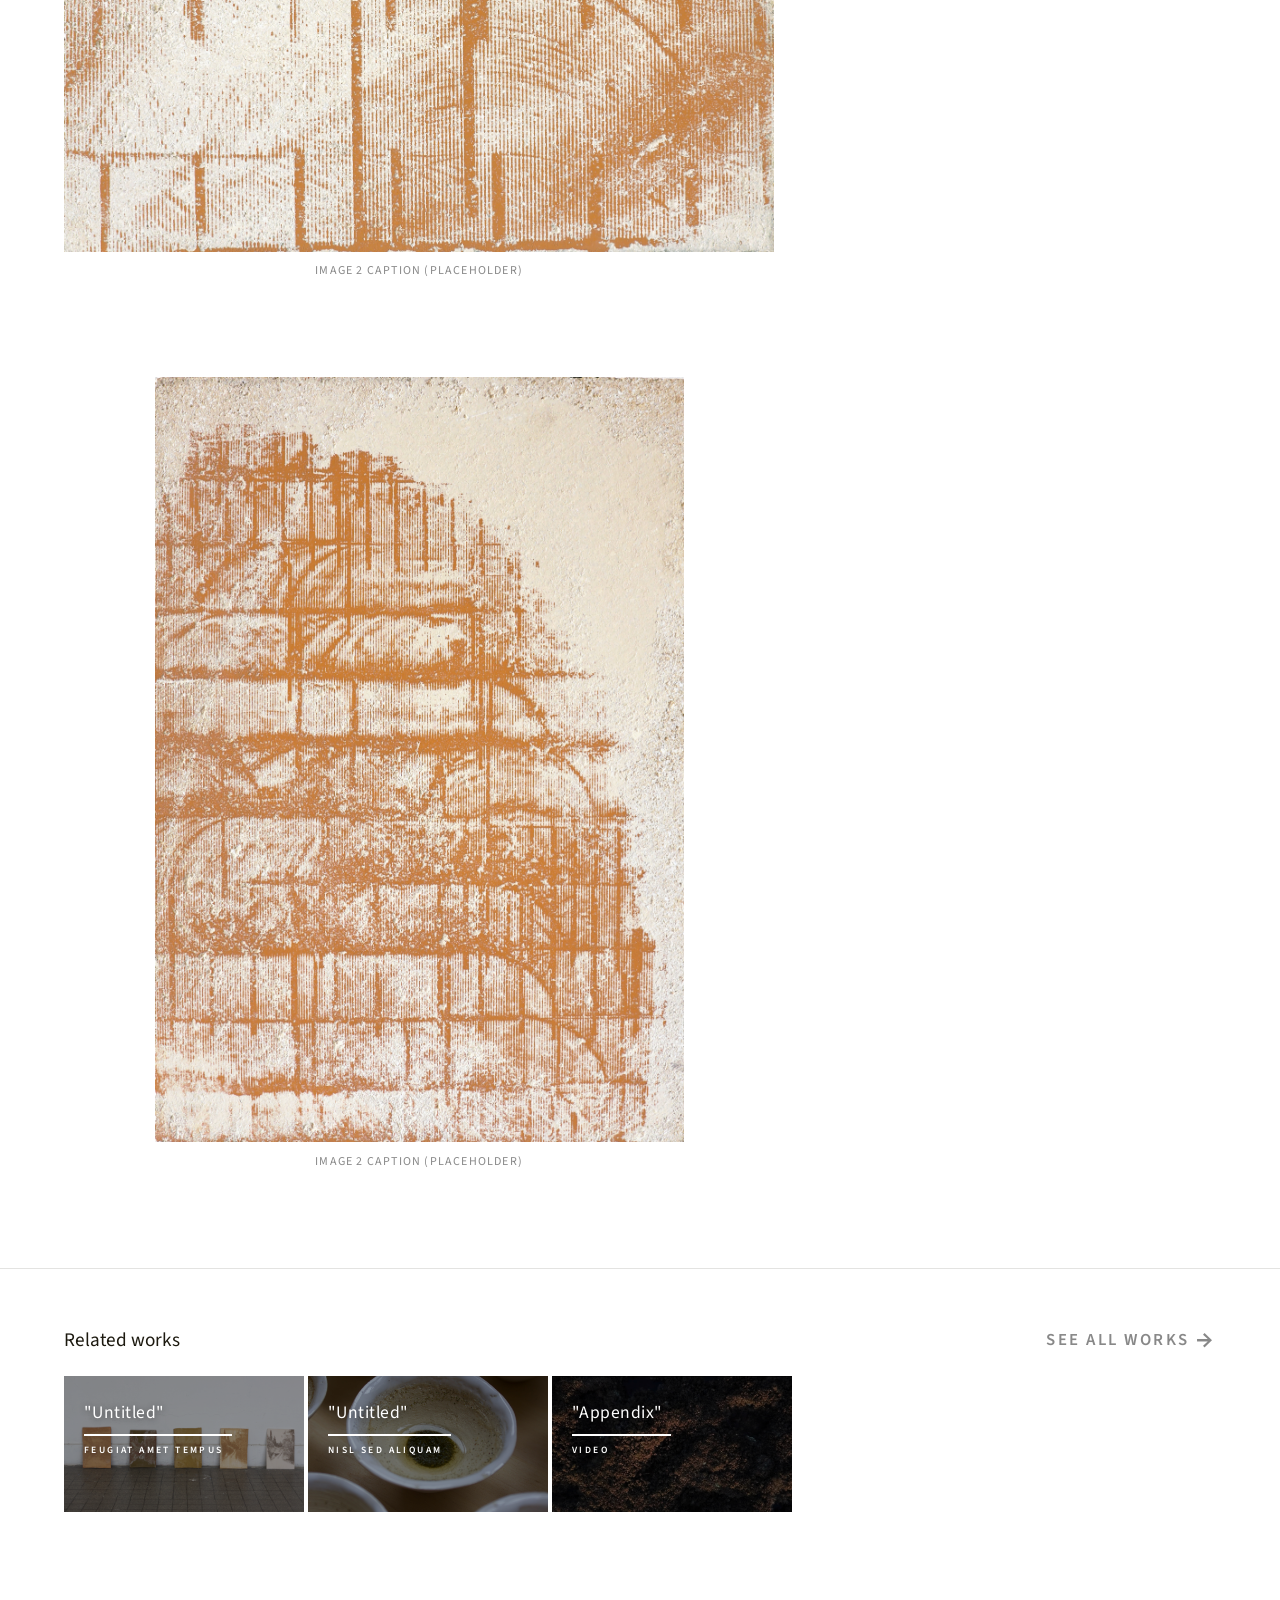
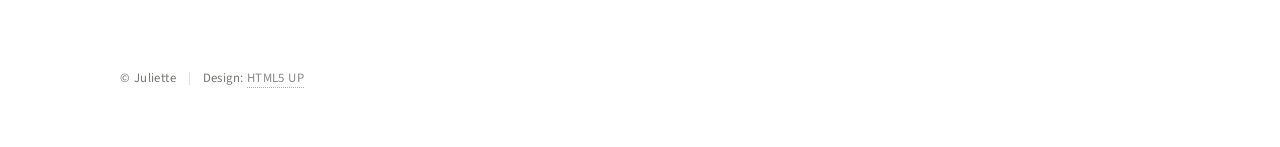
<file: work5.html>
<!DOCTYPE HTML>
<!--
	Forty by HTML5 UP
	html5up.net | @ajlkn
	Free for personal and commercial use under the CCA 3.0 license (html5up.net/license)
-->
<html>
	<head>
		<title>Work 5 – Juliette</title>
		<meta charset="utf-8" />
		<meta name="viewport" content="width=device-width, initial-scale=1, user-scalable=no" />
		<link rel="stylesheet" href="assets/css/main.css" />
		<noscript><link rel="stylesheet" href="assets/css/noscript.css" /></noscript>
		<link rel="stylesheet" href="assets/css/custom.css" />
	</head>
	<body class="is-preload work-page">

		<!-- Wrapper -->
			<div id="wrapper">

				<!-- Header -->
					<header id="header">
						<a href="index.html" class="logo"><strong>Portfolio</strong> <span>Juliette</span></a>
						<nav>
							<a href="#menu">Menu</a>
						</nav>
					</header>

				<!-- Menu -->
					<nav id="menu">
						<ul class="links">
							<li><a href="index.html">Home</a></li>
							<li><a href="index.html#about">About</a></li>
							<li><a href="index.html#research">Research</a></li>
							<li><a href="index.html#works">Works</a></li>
						</ul>
					</nav>

				<!-- Main -->
					<div id="main">
						<section class="work-detail">

							<!-- Images (left): up to 3. To add a third, copy a <figure> block. -->
							<div class="work-images">
								<figure>
									<img src="images/work5-1.jpg" alt="Work 5 – image 1 (placeholder)" />
									<figcaption>Image 1 caption (placeholder)</figcaption>
								</figure>
								<figure>
									<img src="images/work5-2.jpg" alt="Work 5 – image 2 (placeholder)" />
									<figcaption>Image 2 caption (placeholder)</figcaption>
								</figure>
								<figure>
									<img src="images/work5-3.jpg" alt="Work 5 – image 3 (placeholder)" />
									<figcaption>Image 2 caption (placeholder)</figcaption>
								</figure>
								<figure>
									<img src="images/work5-4.jpg" alt="Work 5 – image 4 (placeholder)" />
									<figcaption>Image 2 caption (placeholder)</figcaption>
								</figure>
							</div>

							<!-- Text (right, stays in view while scrolling on desktop) -->
							<aside class="work-text">
								<a href="index.html#works" class="work-back">&larr; Back to Works</a>
								<h1>Work 1</h1>
								<p class="work-meta">Year · Medium · Dimensions (placeholder)</p>
								<p>[Placeholder description] Write about the piece here: what it is, how it was made, and what it explores. This text will be replaced with Juliette’s own description.</p>
								<p>[Placeholder] A second paragraph can add context, materials, or where the work was shown.</p>
							</aside>

						</section>

						<!-- Related works: sideways-scrolling row of the other works (same hover as the home page Works tiles) -->
						<section class="related-works">
							<div class="related-head">
								<h2>Related works</h2>
								<a href="works.html" class="see-all">See all works <span class="see-arrow">&rarr;</span></a>
								<div class="related-arrows">
									<button type="button" class="related-prev" aria-label="Scroll left">&larr;</button>
									<button type="button" class="related-next" aria-label="Scroll right">&rarr;</button>
								</div>
							</div>
							<div class="related-scroll">
								<!-- Related works: each <article> ... </article> block is one tile.
								     To add a tile, copy a whole block and change the image, link and title.
								     To remove a tile, delete its whole block. -->
								<section class="tiles related-tiles">
									<article>
										<span class="image">
											<img src="images/pic06.jpg" alt="" />
										</span>
										<header class="major">
											<h3>"Untitled"<!-- no page yet: add <a href="work6.html" class="link">...</a> when it exists --></h3>
											<p>Feugiat amet tempus</p>
										</header>
									</article>
									<article>
										<span class="image">
											<img src="images/pic04.jpg" alt="" />
										</span>
										<header class="major">
											<h3><a href="work4.html" class="link">"Untitled"</a></h3>
											<p>Nisl sed aliquam</p>
										</header>
									</article>
									<!-- missing work goes here -->
									<article>
										<span class="image">
											<img src="images/pic02.jpg" alt="" />
										</span>
										<header class="major">
											<h3>"Appendix"<!-- no page yet: add <a href="work2.html" class="link">...</a> when it exists --></h3>
											<p>Video</p>
										</header>
									</article>
								</section>
							</div>
						</section>
					</div>

				<!-- Footer -->
					<footer id="footer">
						<div class="inner">
							<ul class="copyright">
								<li>&copy; Juliette</li><li>Design: <a href="https://html5up.net">HTML5 UP</a></li>
							</ul>
						</div>
					</footer>

			</div>

		<!-- Scripts -->
			<script src="assets/js/jquery.min.js"></script>
			<script src="assets/js/jquery.scrolly.min.js"></script>
			<script src="assets/js/jquery.scrollex.min.js"></script>
			<script src="assets/js/browser.min.js"></script>
			<script src="assets/js/breakpoints.min.js"></script>
			<script src="assets/js/util.js"></script>
			<script src="assets/js/main.js"></script>
			<script>
				// Related works arrows: scroll the row by about one tile
				$('.related-works').each(function() {
					var $row = $(this).find('.related-scroll'), $arrows = $(this).find('.related-arrows');
					// hide the arrows when all tiles already fit
					function checkArrows() { $arrows.toggleClass("is-hidden", $row[0].scrollWidth <= $row[0].clientWidth + 1); }
					checkArrows(); $(window).on('resize load', checkArrows);
					$(this).find('.related-prev').on('click', function() { $row[0].scrollBy({ left: -$row.width() * 0.8, behavior: 'smooth' }); });
					$(this).find('.related-next').on('click', function() { $row[0].scrollBy({ left: $row.width() * 0.8, behavior: 'smooth' }); });
				});
			</script>

	</body>
</html>
</file>
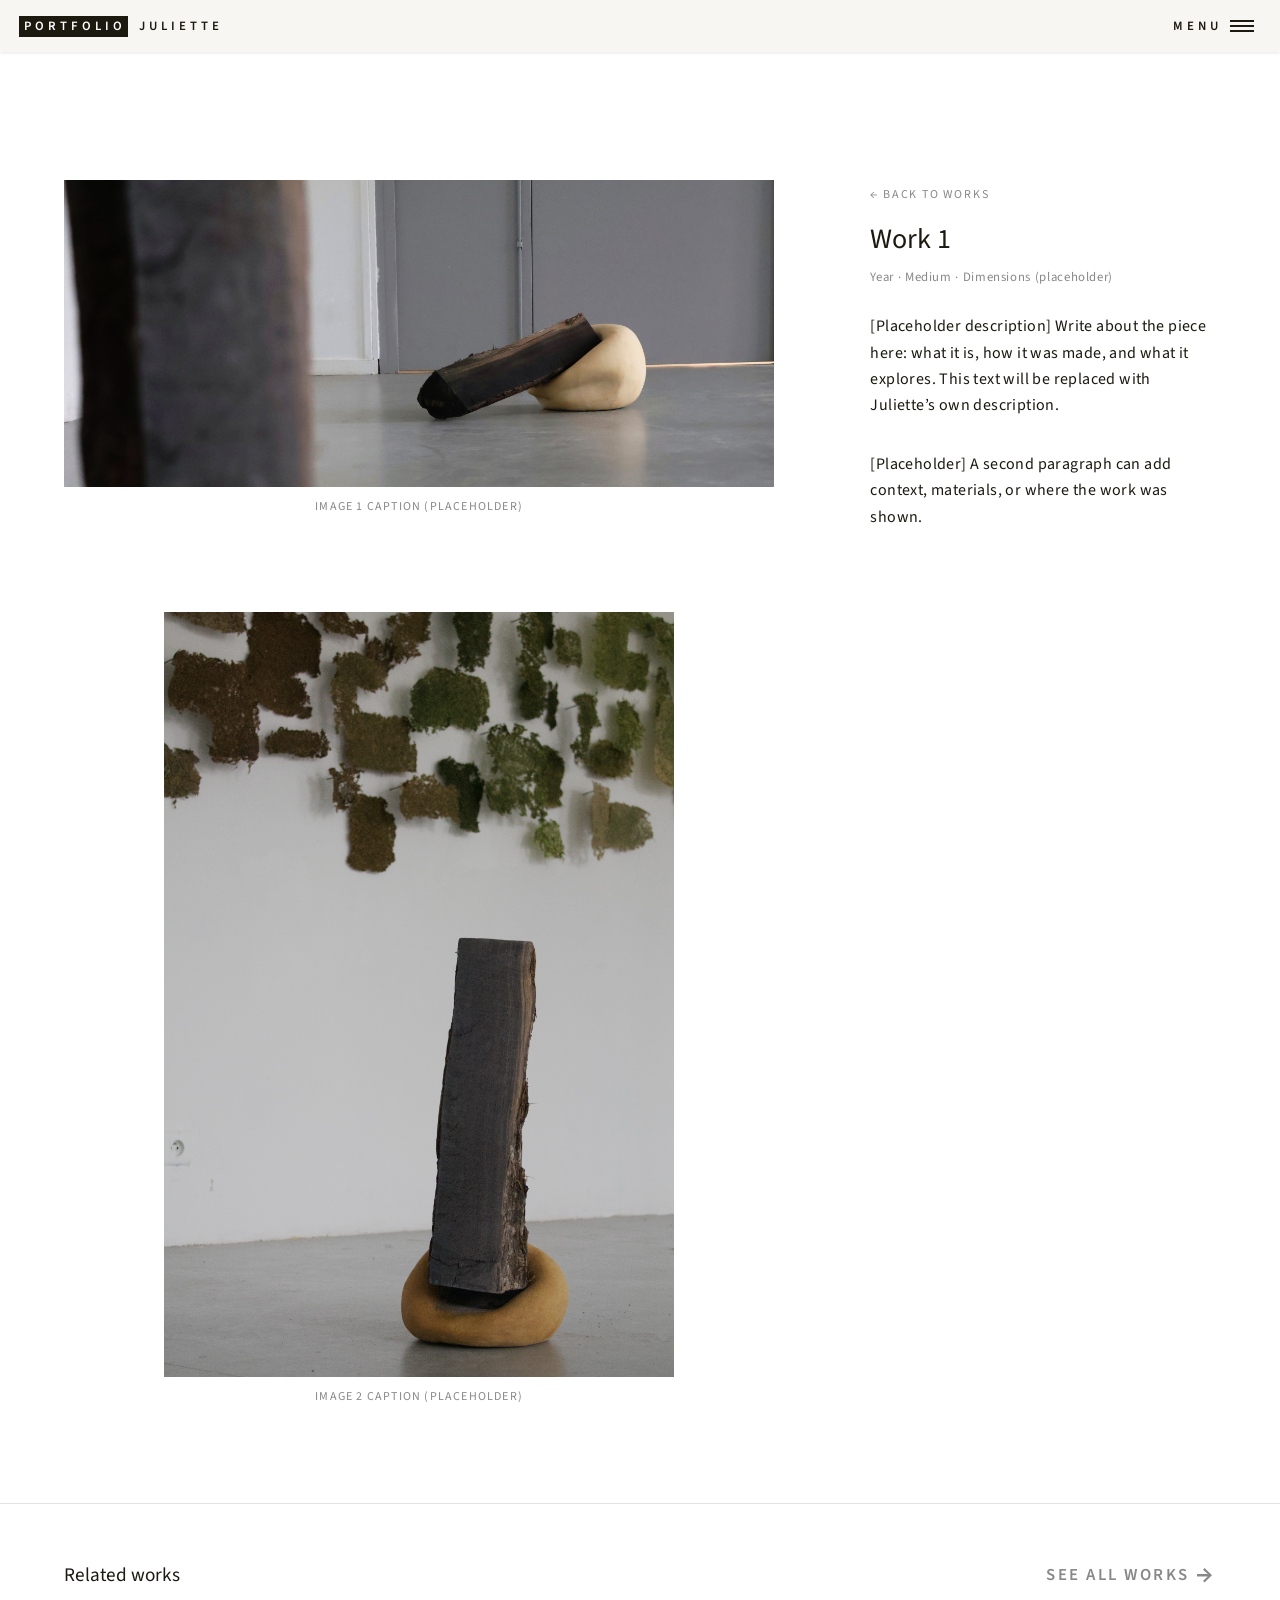
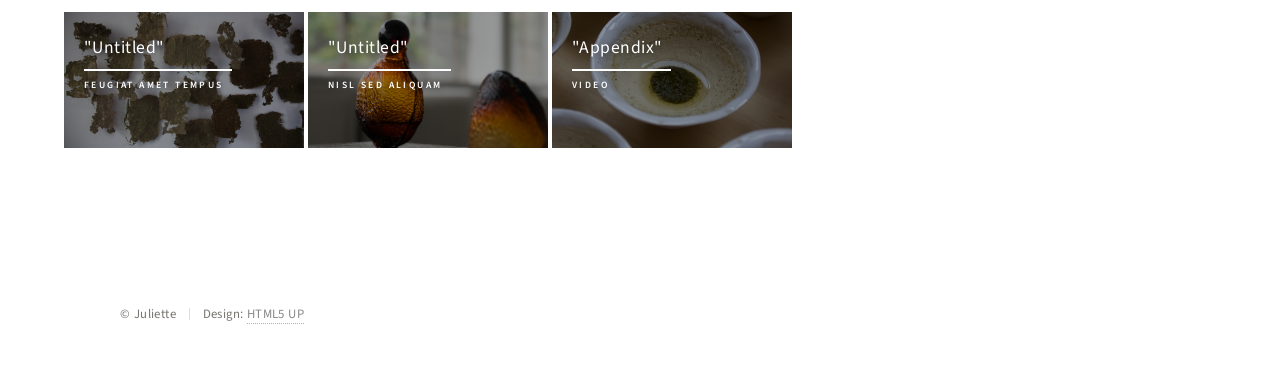
<file: work8.html>
<!DOCTYPE HTML>
<!--
	Forty by HTML5 UP
	html5up.net | @ajlkn
	Free for personal and commercial use under the CCA 3.0 license (html5up.net/license)
-->
<html>
	<head>
		<title>Work 5 – Juliette</title>
		<meta charset="utf-8" />
		<meta name="viewport" content="width=device-width, initial-scale=1, user-scalable=no" />
		<link rel="stylesheet" href="assets/css/main.css" />
		<noscript><link rel="stylesheet" href="assets/css/noscript.css" /></noscript>
		<link rel="stylesheet" href="assets/css/custom.css" />
	</head>
	<body class="is-preload work-page">

		<!-- Wrapper -->
			<div id="wrapper">

				<!-- Header -->
					<header id="header">
						<a href="index.html" class="logo"><strong>Portfolio</strong> <span>Juliette</span></a>
						<nav>
							<a href="#menu">Menu</a>
						</nav>
					</header>

				<!-- Menu -->
					<nav id="menu">
						<ul class="links">
							<li><a href="index.html">Home</a></li>
							<li><a href="index.html#about">About</a></li>
							<li><a href="index.html#research">Research</a></li>
							<li><a href="index.html#works">Works</a></li>
						</ul>
					</nav>

				<!-- Main -->
					<div id="main">
						<section class="work-detail">

							<!-- Images (left): up to 3. To add a third, copy a <figure> block. -->
							<div class="work-images">
								<figure>
									<img src="images/work8-1.jpg" alt="Work 8 – image 1 (placeholder)" />
									<figcaption>Image 1 caption (placeholder)</figcaption>
								</figure>
								<figure>
									<img src="images/work8-2.jpg" alt="Work 8 – image 2 (placeholder)" />
									<figcaption>Image 2 caption (placeholder)</figcaption>
								</figure>
							</div>

							<!-- Text (right, stays in view while scrolling on desktop) -->
							<aside class="work-text">
								<a href="index.html#works" class="work-back">&larr; Back to Works</a>
								<h1>Work 1</h1>
								<p class="work-meta">Year · Medium · Dimensions (placeholder)</p>
								<p>[Placeholder description] Write about the piece here: what it is, how it was made, and what it explores. This text will be replaced with Juliette’s own description.</p>
								<p>[Placeholder] A second paragraph can add context, materials, or where the work was shown.</p>
							</aside>

						</section>

						<!-- Related works: sideways-scrolling row of the other works (same hover as the home page Works tiles) -->
						<section class="related-works">
							<div class="related-head">
								<h2>Related works</h2>
								<a href="works.html" class="see-all">See all works <span class="see-arrow">&rarr;</span></a>
								<div class="related-arrows">
									<button type="button" class="related-prev" aria-label="Scroll left">&larr;</button>
									<button type="button" class="related-next" aria-label="Scroll right">&rarr;</button>
								</div>
							</div>
							<div class="related-scroll">
								<!-- Related works: each <article> ... </article> block is one tile.
								     To add a tile, copy a whole block and change the image, link and title.
								     To remove a tile, delete its whole block. -->
								<section class="tiles related-tiles">
									<article>
										<span class="image">
											<img src="images/pic03.jpg" alt="" />
										</span>
										<header class="major">
											<h3>"Untitled"<!-- no page yet: add <a href="work6.html" class="link">...</a> when it exists --></h3>
											<p>Feugiat amet tempus</p>
										</header>
									</article>
									<article>
										<span class="image">
											<img src="images/pic01.jpg" alt="" />
										</span>
										<header class="major">
											<h3><a href="work4.html" class="link">"Untitled"</a></h3>
											<p>Nisl sed aliquam</p>
										</header>
									</article>
									<!-- missing work goes here -->
									<article>
										<span class="image">
											<img src="images/pic04.jpg" alt="" />
										</span>
										<header class="major">
											<h3>"Appendix"<!-- no page yet: add <a href="work2.html" class="link">...</a> when it exists --></h3>
											<p>Video</p>
										</header>
									</article>
								</section>
							</div>
						</section>
					</div>

				<!-- Footer -->
					<footer id="footer">
						<div class="inner">
							<ul class="copyright">
								<li>&copy; Juliette</li><li>Design: <a href="https://html5up.net">HTML5 UP</a></li>
							</ul>
						</div>
					</footer>

			</div>

		<!-- Scripts -->
			<script src="assets/js/jquery.min.js"></script>
			<script src="assets/js/jquery.scrolly.min.js"></script>
			<script src="assets/js/jquery.scrollex.min.js"></script>
			<script src="assets/js/browser.min.js"></script>
			<script src="assets/js/breakpoints.min.js"></script>
			<script src="assets/js/util.js"></script>
			<script src="assets/js/main.js"></script>
			<script>
				// Related works arrows: scroll the row by about one tile
				$('.related-works').each(function() {
					var $row = $(this).find('.related-scroll'), $arrows = $(this).find('.related-arrows');
					// hide the arrows when all tiles already fit
					function checkArrows() { $arrows.toggleClass("is-hidden", $row[0].scrollWidth <= $row[0].clientWidth + 1); }
					checkArrows(); $(window).on('resize load', checkArrows);
					$(this).find('.related-prev').on('click', function() { $row[0].scrollBy({ left: -$row.width() * 0.8, behavior: 'smooth' }); });
					$(this).find('.related-next').on('click', function() { $row[0].scrollBy({ left: $row.width() * 0.8, behavior: 'smooth' }); });
				});
			</script>

	</body>
</html>
</file>
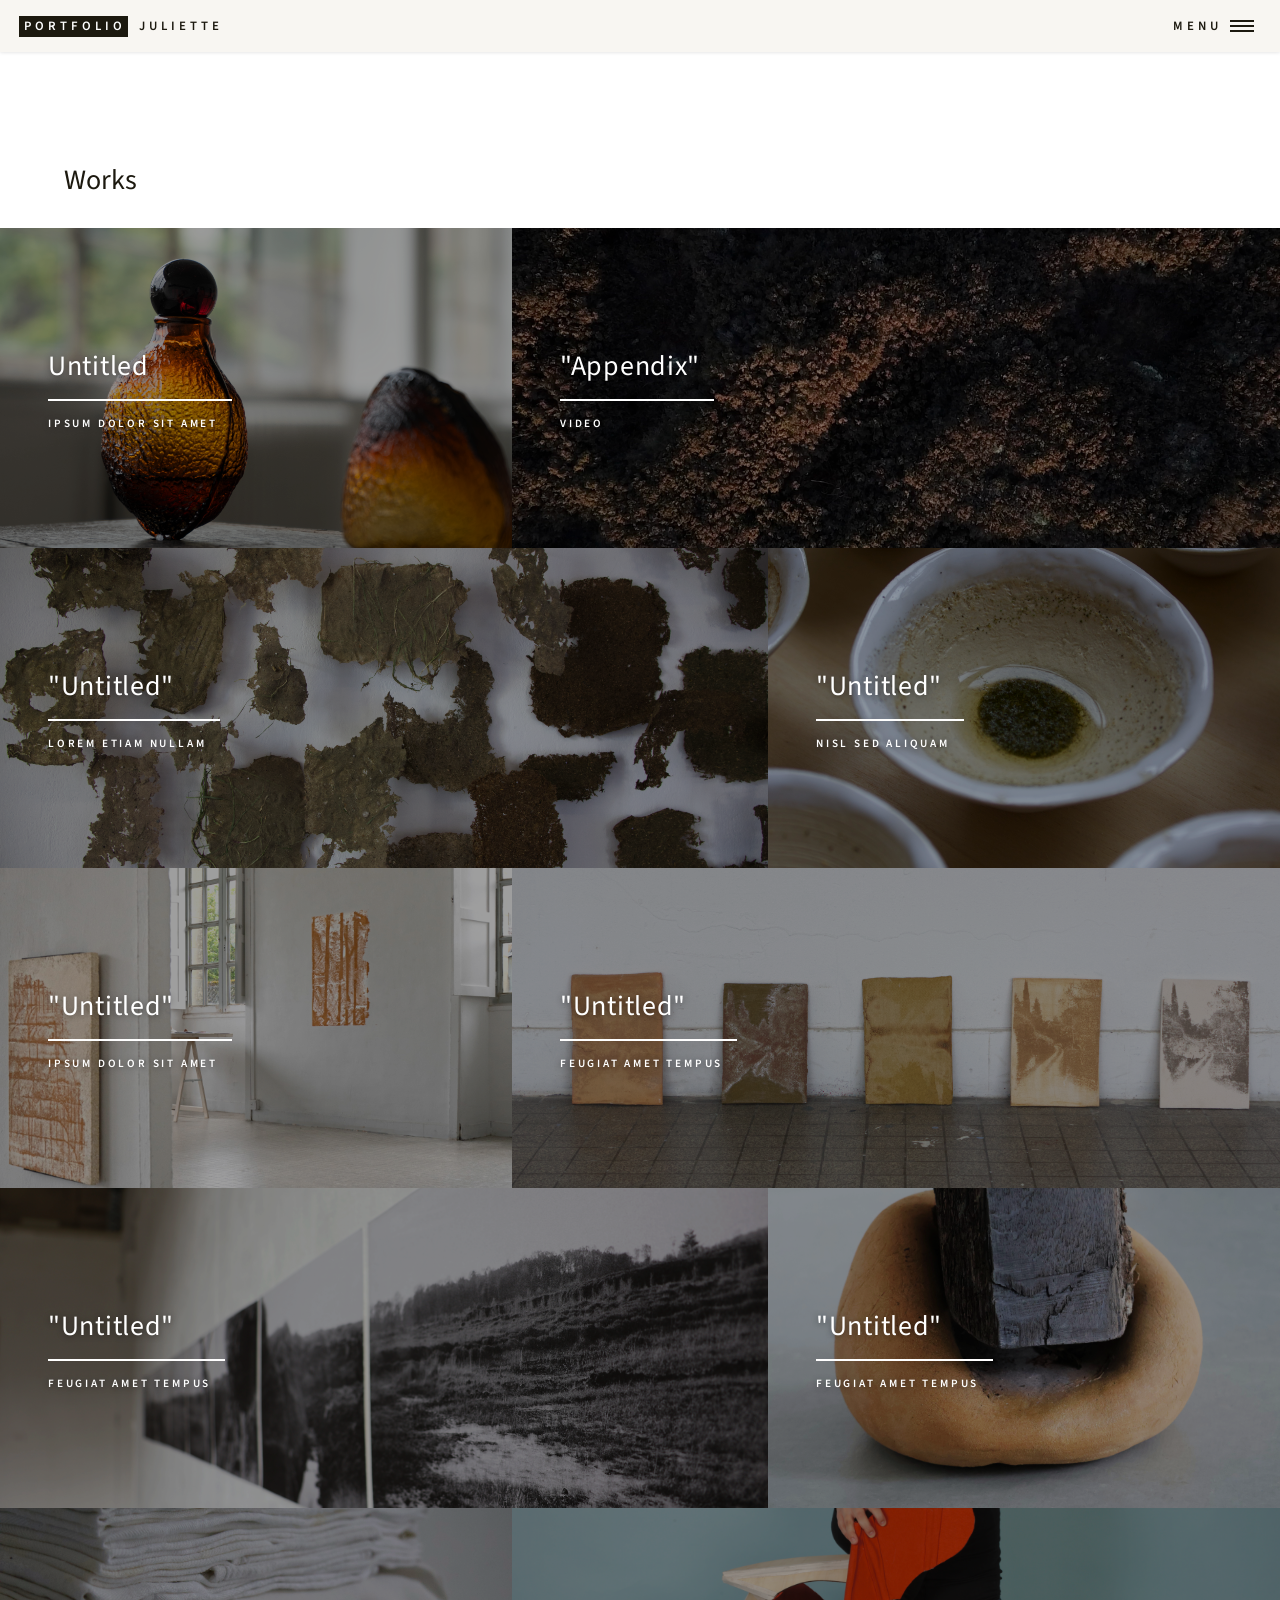
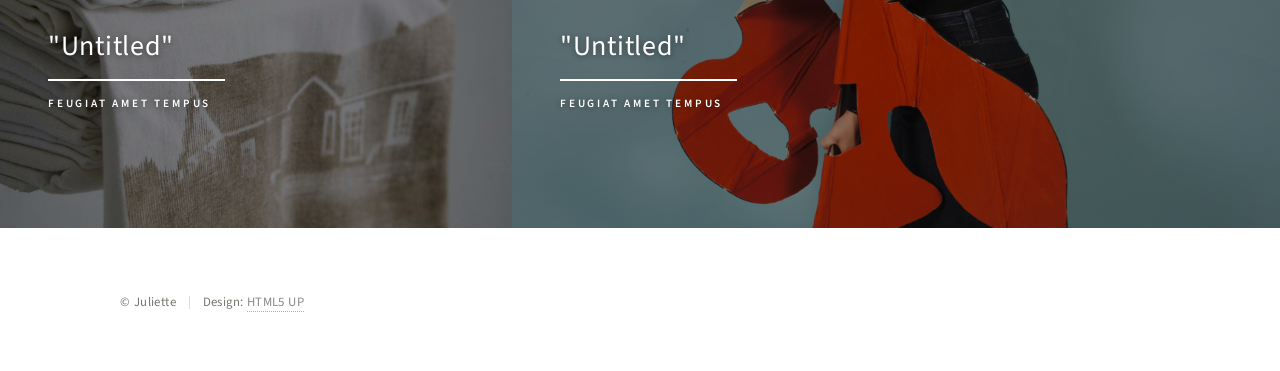
<file: works.html>
<!DOCTYPE HTML>
<!--
	Forty by HTML5 UP
	html5up.net | @ajlkn
	Free for personal and commercial use under the CCA 3.0 license (html5up.net/license)
-->
<html>
	<head>
		<title>Works – Juliette</title>
		<meta charset="utf-8" />
		<meta name="viewport" content="width=device-width, initial-scale=1, user-scalable=no" />
		<link rel="stylesheet" href="assets/css/main.css" />
		<noscript><link rel="stylesheet" href="assets/css/noscript.css" /></noscript>
		<link rel="stylesheet" href="assets/css/custom.css" />
	</head>
	<body class="is-preload work-page">

		<!-- Wrapper -->
			<div id="wrapper">

				<!-- Header -->
					<header id="header">
						<a href="index.html" class="logo"><strong>Portfolio</strong> <span>Juliette</span></a>
						<nav>
							<a href="#menu">Menu</a>
						</nav>
					</header>

				<!-- Menu -->
					<nav id="menu">
						<ul class="links">
							<li><a href="index.html">Home</a></li>
							<li><a href="index.html#about">About</a></li>
							<li><a href="index.html#research">Research</a></li>
							<li><a href="index.html#works">Works</a></li>
						</ul>
					</nav>

				<!-- Main -->
					<div id="main">
						<section class="all-works-head">
							<h1>Works</h1>
						</section>

						<!-- Related lists for future pages: work6 → 5, 4; work3 → 2, 1, (missing work) -->
						<!-- Works tiles (same as the home page Works tiles).
						     To add a new work: copy a whole <article> ... </article> block,
						     change the image (images/...), the link (workN.html) and the title/subtitle.
						     A tile with no page yet: leave out the <a href="..." class="link"> around the title,
						     so it shows but isn't clickable (no broken link). -->
							<section id="one" class="tiles all-works-tiles">
								<article>
									<span class="image">
										<img src="images/pic01.jpg" alt="" />
									</span>
									<header class="major">
										<h3><a href="work1.html" class="link">Untitled</a></h3>
										<p>Ipsum dolor sit amet</p>
									</header>
								</article>
								<article>
									<span class="image">
										<img src="images/pic02.jpg" alt="" />
									</span>
									<header class="major">
										<h3>"Appendix"</h3>
										<p>Video</p>
									</header>
								</article>
								<article>
									<span class="image">
										<img src="images/pic03.jpg" alt="" />
									</span>
									<header class="major">
										<h3>"Untitled"</h3>
										<p>Lorem etiam nullam</p>
									</header>
								</article>
								<article>
									<span class="image">
										<img src="images/pic04.jpg" alt="" />
									</span>
									<header class="major">
										<h3><a href="work4.html" class="link">"Untitled"</a></h3>
										<p>Nisl sed aliquam</p>
									</header>
								</article>
								<article>
									<span class="image">
										<img src="images/pic05.jpg" alt="" />
									</span>
									<header class="major">
										<h3><a href="work5.html" class="link">"Untitled"</a></h3>
										<p>Ipsum dolor sit amet</p>
									</header>
								</article>
								<article>
									<span class="image">
										<img src="images/pic06.jpg" alt="" />
									</span>
									<header class="major">
										<h3>"Untitled"</h3>
										<p>Feugiat amet tempus</p>
									</header>
								</article>
								<article>
									<span class="image">
										<img src="images/pic07.jpg" alt="" />
									</span>
									<header class="major">
										<h3>"Untitled"</h3>
										<p>Feugiat amet tempus</p>
									</header>
								</article>
								<article>
									<span class="image">
										<img src="images/pic08.jpg" alt="" />
									</span>
									<header class="major">
										<h3>"Untitled"</h3>
										<p>Feugiat amet tempus</p>
									</header>
								</article>
								<article>
									<span class="image">
										<img src="images/pic09.jpg" alt="" />
									</span>
									<header class="major">
										<h3>"Untitled"</h3>
										<p>Feugiat amet tempus</p>
									</header>
								</article>
								<article>
									<span class="image">
										<img src="images/pic10.jpg" alt="" />
									</span>
									<header class="major">
										<h3>"Untitled"</h3>
										<p>Feugiat amet tempus</p>
									</header>
								</article>
							</section>
					</div>

				<!-- Footer -->
					<footer id="footer">
						<div class="inner">
							<ul class="copyright">
								<li>&copy; Juliette</li><li>Design: <a href="https://html5up.net">HTML5 UP</a></li>
							</ul>
						</div>
					</footer>

			</div>

		<!-- Scripts -->
			<script src="assets/js/jquery.min.js"></script>
			<script src="assets/js/jquery.scrolly.min.js"></script>
			<script src="assets/js/jquery.scrollex.min.js"></script>
			<script src="assets/js/browser.min.js"></script>
			<script src="assets/js/breakpoints.min.js"></script>
			<script src="assets/js/util.js"></script>
			<script src="assets/js/main.js"></script>

	</body>
</html>
</file>
<file: assets/css/noscript.css>
/*
	Forty by HTML5 UP
	html5up.net | @ajlkn
	Free for personal and commercial use under the CCA 3.0 license (html5up.net/license)
*/

/* Banner */

	body.is-preload #banner:after {
		opacity: 0.85;
	}

	body.is-preload #banner > .inner {
		-moz-filter: none;
		-webkit-filter: none;
		-ms-filter: none;
		filter: none;
		-moz-transform: none;
		-webkit-transform: none;
		-ms-transform: none;
		transform: none;
		opacity: 1;
	}
</file>
<file: assets/css/custom.css>
/* Home banner: name at top, link row over the image (inspired by zhuohmu.com) */
#banner.home-banner { min-height: 100vh; height: 100vh; align-items: stretch; padding: 0; }
#banner.home-banner > .inner { width: 100%; max-width: none; display: flex; flex-direction: column; align-items: center; justify-content: space-between; padding: 6em 2em 0 2em !important; min-height: 100vh; box-sizing: border-box; text-align: center; }
#banner.home-banner .home-name { font-size: 3.5em; font-weight: 300; letter-spacing: 0.5em; text-transform: uppercase; margin: 0 0 0 0.5em; line-height: 1.2; }
#banner.home-banner .home-nav { list-style: none; padding: 0; margin: 0 0 30vh 0; display: flex; flex-wrap: wrap; justify-content: center; gap: 1em 3.5em; }
#banner.home-banner .home-nav li { padding: 0; }
#banner.home-banner .home-nav a { color: #fff; border: 0; text-decoration: none; text-transform: uppercase; letter-spacing: 0.3em; font-size: 0.9em; font-weight: 600; }
#banner.home-banner .home-nav a:hover { opacity: 0.7; }
#about, #research { border-bottom: solid 1px rgba(212,212,255,0.1); }
@media screen and (max-width: 736px) {
  #banner.home-banner > .inner { padding: 5em 1em 0 1em !important; }
  #banner.home-banner .home-name { font-size: 2em; letter-spacing: 0.3em; margin-left: 0.3em; }
  #banner.home-banner .home-nav { gap: 1em 1.75em; margin-bottom: 25vh; }
  #banner.home-banner .home-nav a { font-size: 0.8em; letter-spacing: 0.2em; }
}
/* Home banner background video (sits under the tint overlay and text; banner.jpg stays as fallback) */
#banner.home-banner { overflow: hidden; }
#banner.home-banner .banner-video { position: absolute; top: 0; left: 0; width: 100%; height: 100%; object-fit: cover; z-index: 0; pointer-events: none; }
#banner.home-banner:after { background-color: #38331D; opacity: 0.45; } /* lighter tint so the video shows through; raise for more contrast */

/* Works tile tints, one per tile position: pic01..pic06. Hover fade unchanged. */
#one.tiles > article:nth-child(1):before { background-color: #42370F; } /* pic01 */
#one.tiles > article:nth-child(2):before { background-color: #292B14; } /* pic02 */
#one.tiles > article:nth-child(3):before { background-color: #4F4724; } /* pic03 */
#one.tiles > article:nth-child(4):before { background-color: #877545; } /* pic04 */
#one.tiles > article:nth-child(5):before { background-color: #B07810; } /* pic05 */
#one.tiles > article:nth-child(6):before { background-color: #4F3D0F; } /* pic06 */
#one.tiles > article:before { opacity: 0.65; } /* tile tint strength (template default 0.85) */
#one.tiles > article:hover:before { opacity: 0; }
#one.tiles > article header h3, #one.tiles > article header p { text-shadow: 0 1px 6px rgba(0, 0, 0, 0.45); } /* soft shadow for readability */

/* ===== Site background: white (#FFFFFF), clean portfolio look ===== */
/* Main #FFFFFF; very light warm greys #F8F6F2 (header/panels) and #F1EEE8 (alternate sections) */
body, select option, #main { background-color: #FFFFFF; }
#header { background-color: #F8F6F2; }
.spotlights > section { background-color: #F8F6F2; }
.spotlights > section:nth-child(2n) { background-color: #F1EEE8; }
.spotlights > section > .image:before { background: rgba(255, 255, 255, 0.9); }
#menu { background: rgba(255, 255, 255, 0.97); }
body.is-ie #menu { background: rgba(255, 255, 255, 0.99); }
.tiles article:after { background-color: rgba(28, 25, 15, 0.25); }
#main > * { border-top-color: rgba(28, 25, 15, 0.12); }
#about, #research { border-bottom-color: rgba(28, 25, 15, 0.12); }

/* ===== Accent colour #FF9D00 (replaces template light blue #9bf1ff; hover/active #E08A00) ===== */
a:hover { color: #FF9D00 !important; }
a:active { color: #E08A00 !important; }
input[type="text"]:focus,
		input[type="password"]:focus,
		input[type="email"]:focus,
		input[type="tel"]:focus,
		input[type="search"]:focus,
		input[type="url"]:focus,
		select:focus,
		textarea:focus { border-color: #FF9D00; box-shadow: 0 0 0 2px #FF9D00; }
input[type="checkbox"]:checked + label:before,
		input[type="radio"]:checked + label:before { border-color: #FF9D00; color: #1C190F; }
input[type="checkbox"]:focus + label:before,
		input[type="radio"]:focus + label:before { box-shadow: 0 0 0 2px #FF9D00; }
ul.pagination li > .page.active:hover { background-color: #FF9D00; color: #1C190F !important; }
ul.pagination li > .page.active:active { background-color: #E08A00; }
input[type="submit"]:hover, input[type="submit"]:active,
		input[type="reset"]:hover,
		input[type="reset"]:active,
		input[type="button"]:hover,
		input[type="button"]:active,
		button:hover,
		button:active,
		.button:hover,
		.button:active { box-shadow: inset 0 0 0 2px #FF9D00; color: #FF9D00; }
input[type="submit"]:active,
		input[type="reset"]:active,
		input[type="button"]:active,
		button:active,
		.button:active { background-color: rgba(255, 157, 0, 0.1); box-shadow: inset 0 0 0 2px #E08A00; color: #E08A00; }
input[type="submit"].next:after,
			input[type="reset"].next:after,
			input[type="button"].next:after,
			button.next:after,
			.button.next:after { background-image: url("data:image/svg+xml;charset=utf8,%3Csvg xmlns='http://www.w3.org/2000/svg' xmlns:xlink='http://www.w3.org/1999/xlink' width='36px' height='24px' viewBox='0 0 36 24' zoomAndPan='disable'%3E%3Cstyle%3Eline %7B stroke: %23FF9D00%3B stroke-width: 2px%3B %7D%3C/style%3E%3Cline x1='0' y1='12' x2='34' y2='12' /%3E%3Cline x1='25' y1='4' x2='34' y2='12.5' /%3E%3Cline x1='25' y1='20' x2='34' y2='11.5' /%3E%3C/svg%3E"); }
input[type="submit"].primary:hover, input[type="submit"].primary:active,
			input[type="reset"].primary:hover,
			input[type="reset"].primary:active,
			input[type="button"].primary:hover,
			input[type="button"].primary:active,
			button.primary:hover,
			button.primary:active,
			.button.primary:hover,
			.button.primary:active { background-color: #FF9D00; color: #1C190F !important; }
input[type="submit"].primary:active,
			input[type="reset"].primary:active,
			input[type="button"].primary:active,
			button.primary:active,
			.button.primary:active { background-color: #E08A00; }
#header .logo:hover strong { background-color: #FF9D00; }
#header .logo:active strong { background-color: #E08A00; }
#header nav a[href="#menu"]:after { background-image: url("data:image/svg+xml;charset=utf8,%3Csvg xmlns='http://www.w3.org/2000/svg' width='24' height='32' viewBox='0 0 24 32' preserveAspectRatio='none'%3E%3Cstyle%3Eline %7B stroke-width: 2px%3B stroke: %23FF9D00%3B %7D%3C/style%3E%3Cline x1='0' y1='11' x2='24' y2='11' /%3E%3Cline x1='0' y1='21' x2='24' y2='21' /%3E%3Cline x1='0' y1='16' x2='24' y2='16' /%3E%3C/svg%3E"); }
#menu .close:after { background-image: url("data:image/svg+xml;charset=utf8,%3Csvg xmlns='http://www.w3.org/2000/svg' xmlns:xlink='http://www.w3.org/1999/xlink' width='20px' height='20px' viewBox='0 0 20 20' zoomAndPan='disable'%3E%3Cstyle%3Eline %7B stroke: %23FF9D00%3B stroke-width: 2%3B %7D%3C/style%3E%3Cline x1='0' y1='0' x2='20' y2='20' /%3E%3Cline x1='20' y1='0' x2='0' y2='20' /%3E%3C/svg%3E"); }

/* ===== White background: dark readable text ===== */
body, input, select, textarea { color: #1C190F; font-weight: 400; }
h1, h2, h3, h4, h5, h6, strong, b, label, #contact h3 { color: #1C190F; }
header.major > :first-child:after { background-color: #1C190F; }
hr { border-bottom-color: rgba(28, 25, 15, 0.15); }
/* Banner and tiles keep white text over the image/video */
#banner, #banner h1, #banner h2, #banner p, #banner .content { color: #FFFFFF; }
#banner header.major > :first-child:after { background-color: #FFFFFF; }
.tiles article, .tiles article h3, .tiles article p, .tiles article a { color: #FFFFFF; }
.tiles article header.major > :first-child:after { background-color: #FFFFFF; }

/* Header: dark on the light bar; white only while transparent over the banner */
#header, #header a, #header nav a { color: #1C190F; }
#header .logo strong { background-color: #1C190F; color: #FFFFFF; }
#header nav a[href="#menu"]:before { background-image: url("data:image/svg+xml;charset=utf8,%3Csvg xmlns='http://www.w3.org/2000/svg' width='24' height='32' viewBox='0 0 24 32' preserveAspectRatio='none'%3E%3Cstyle%3Eline %7B stroke-width: 2px%3B stroke: %231C190F%3B %7D%3C/style%3E%3Cline x1='0' y1='11' x2='24' y2='11' /%3E%3Cline x1='0' y1='21' x2='24' y2='21' /%3E%3Cline x1='0' y1='16' x2='24' y2='16' /%3E%3C/svg%3E"); }
#header.alt, #header.alt a, #header.alt nav a { color: #FFFFFF; }
#header.alt .logo strong { background-color: #FFFFFF; color: #1C190F; }
#header.alt nav a[href="#menu"]:before { background-image: url("data:image/svg+xml;charset=utf8,%3Csvg xmlns='http://www.w3.org/2000/svg' width='24' height='32' viewBox='0 0 24 32' preserveAspectRatio='none'%3E%3Cstyle%3Eline %7B stroke-width: 2px%3B stroke: %23FFFFFF%3B %7D%3C/style%3E%3Cline x1='0' y1='11' x2='24' y2='11' /%3E%3Cline x1='0' y1='21' x2='24' y2='21' /%3E%3Cline x1='0' y1='16' x2='24' y2='16' /%3E%3C/svg%3E"); }
#header .logo:hover strong { background-color: #FF9D00; color: #1C190F; }
#header .logo:active strong { background-color: #E08A00; }

/* Slide-out menu: light panel, dark text */
#menu, #menu a, #menu .links a { color: #1C190F; }
#menu .links li { border-top-color: rgba(28, 25, 15, 0.12); }
#menu .close:before { background-image: url("data:image/svg+xml;charset=utf8,%3Csvg xmlns='http://www.w3.org/2000/svg' xmlns:xlink='http://www.w3.org/1999/xlink' width='20px' height='20px' viewBox='0 0 20 20' zoomAndPan='disable'%3E%3Cstyle%3Eline %7B stroke: %231C190F%3B stroke-width: 2%3B %7D%3C/style%3E%3Cline x1='0' y1='0' x2='20' y2='20' /%3E%3Cline x1='20' y1='0' x2='0' y2='20' /%3E%3C/svg%3E"); }
#menu .close:after { background-image: url("data:image/svg+xml;charset=utf8,%3Csvg xmlns='http://www.w3.org/2000/svg' xmlns:xlink='http://www.w3.org/1999/xlink' width='20px' height='20px' viewBox='0 0 20 20' zoomAndPan='disable'%3E%3Cstyle%3Eline %7B stroke: %23B86E00%3B stroke-width: 2%3B %7D%3C/style%3E%3Cline x1='0' y1='0' x2='20' y2='20' /%3E%3Cline x1='20' y1='0' x2='0' y2='20' /%3E%3C/svg%3E"); }

/* Orange TEXT on white uses darker accessible #B86E00 (#FF9D00 kept for fills/borders) */
a { border-bottom-color: rgba(28, 25, 15, 0.35); }
a:hover, #header a:hover, #menu .links a:hover { color: #B86E00 !important; border-bottom-color: transparent; }
a:active { color: #8F5500 !important; }
#header.alt a:hover, .tiles article a:hover, #banner a:hover { color: #FF9D00 !important; }
#header nav a[href="#menu"]:hover:after { background-image: url("data:image/svg+xml;charset=utf8,%3Csvg xmlns='http://www.w3.org/2000/svg' width='24' height='32' viewBox='0 0 24 32' preserveAspectRatio='none'%3E%3Cstyle%3Eline %7B stroke-width: 2px%3B stroke: %23B86E00%3B %7D%3C/style%3E%3Cline x1='0' y1='11' x2='24' y2='11' /%3E%3Cline x1='0' y1='21' x2='24' y2='21' /%3E%3Cline x1='0' y1='16' x2='24' y2='16' /%3E%3C/svg%3E"); }

/* Buttons: dark outline at rest; orange border + darker orange text on hover; primary = orange fill */
input[type="submit"], input[type="reset"], input[type="button"], button, .button { box-shadow: inset 0 0 0 2px #1C190F; color: #1C190F !important; }
input[type="submit"]:hover, input[type="reset"]:hover, input[type="button"]:hover, button:hover, .button:hover { box-shadow: inset 0 0 0 2px #FF9D00; color: #B86E00 !important; }
input[type="submit"].primary, input[type="reset"].primary, input[type="button"].primary, button.primary, .button.primary { background-color: #1C190F; color: #FFFFFF !important; box-shadow: none; }
input[type="submit"].primary:hover, input[type="reset"].primary:hover, input[type="button"].primary:hover, button.primary:hover, .button.primary:hover { background-color: #FF9D00; color: #1C190F !important; }
#banner .button, .tiles .button { box-shadow: inset 0 0 0 2px #FFFFFF; color: #FFFFFF !important; }

/* Forms and contact/footer */
input[type="text"], input[type="password"], input[type="email"], input[type="tel"], input[type="search"], input[type="url"], select, textarea { background-color: #F4F2EE; border-color: transparent; color: #1C190F; }
::placeholder { color: rgba(28, 25, 15, 0.5) !important; }
input[type="checkbox"] + label:before, input[type="radio"] + label:before { background: #F4F2EE; border-color: rgba(28, 25, 15, 0.3); }
#contact, #contact > *, #contact > .split > * { border-color: rgba(28, 25, 15, 0.12) !important; }
.icon.alt:before { background-color: #1C190F; color: #FFFFFF; }
a.icon.alt:hover:before { background-color: #FF9D00; color: #1C190F; }
a.icon.alt:active:before { background-color: #E08A00; }
#contact a { color: #1C190F; }
#footer { color: rgba(28, 25, 15, 0.6); }
#footer .copyright, #footer .copyright a { color: rgba(28, 25, 15, 0.55); }
#footer .copyright li { border-left-color: rgba(28, 25, 15, 0.15); color: rgba(28, 25, 15, 0.6); }


/* ===== About + The Research: editorial layout (site font, generous white space) ===== */
.ar-about h2, .ar-research h2 { font-weight: 400; letter-spacing: 0; text-transform: none; color: #1C190F; margin: 0 0 0.8em 0; }
.ar-about p, .ar-research p { margin: 0 0 1em 0; }
#about.ar-about, #research.ar-research { border-bottom: 0; }

/* About: smaller portrait on the left (like sylviekettle.com/aboutsylvie), text column on the right */
.ar-about { display: flex; align-items: flex-start; justify-content: center; gap: 110px; max-width: 1100px; margin: 0 auto; padding: 110px 3em 90px 3em !important; }
.ar-about-image { position: relative; flex: 0 0 400px; margin: 0; }
.ar-about-image img { display: block; width: 100%; height: auto; }
.ar-about-image:after { content: ''; position: absolute; inset: 0; background-color: #38331D; opacity: 0.45; pointer-events: none; } /* same tint as the banner */
.ar-about-text { flex: 0 1 500px; padding-top: 10px; }
.ar-about-text h2 { font-size: 1.75em; margin-bottom: 1.4em; }

/* The Research: title left, intro right */
.ar-research { padding: 90px 3em 90px 3em !important; }
.ar-research-intro { display: flex; gap: 2em; max-width: 1100px; margin: 0 auto; }
.ar-research-intro h2 { flex: 0 0 240px; font-size: 1.75em; line-height: 1.15; }
.ar-research-intro > div { flex: 1; }

@media screen and (max-width: 980px) {
  .ar-about { gap: 50px; }
  .ar-about-image { flex-basis: 320px; }
}
@media screen and (max-width: 736px) {
  .ar-about { flex-direction: column; align-items: center; gap: 30px; padding: 60px 1.5em 40px 1.5em !important; }
  .ar-about-image { flex: none; width: 75%; max-width: 320px; }
  .ar-about-text { flex: none; padding-top: 0; }
  .ar-about-text h2 { margin-bottom: 0.8em; }
  .ar-research { padding: 50px 1.5em 40px 1.5em !important; }
  .ar-research-intro { flex-direction: column; gap: 0.5em; }
  .ar-research-intro h2 { flex: none; }
}

/* ===== No tints (publish): banner, works tiles and About portrait shown untinted ===== */
#banner.home-banner:after { opacity: 0 !important; }
#banner.home-banner .home-name, #banner.home-banner .home-nav a { text-shadow: 0 1px 8px rgba(0,0,0,0.55), 0 0 2px rgba(0,0,0,0.35); }
#one.tiles > article:before { opacity: 0 !important; }
#one.tiles > article:after { background-color: rgba(0,0,0,0); transition: background-color 0.3s ease; }
#one.tiles > article:hover:after { background-color: rgba(0,0,0,0.15); }
.ar-about-image:after { opacity: 0; }

/* ===== Neutral dark shade (black ~38%): over banner video and works tiles; tiles clear on hover ===== */
body #banner.home-banner:after { background-color: #000; opacity: 0.38 !important; }
body #one.tiles > article:after { background-color: rgba(0,0,0,0.38); opacity: 1; transition: background-color 0.3s ease; }
body #one.tiles > article:hover:after { background-color: rgba(0,0,0,0); }

/* ===== Smooth tile hover: shade fades via opacity only (GPU-composited), one gentle timing ===== */
body #one.tiles > article:after {
  background-color: #000;                 /* fixed colour; strength via opacity */
  opacity: 0.38;
  transition: opacity 0.7s cubic-bezier(0.25, 0.1, 0.25, 1);
  will-change: opacity;
  transform: translateZ(0);
  backface-visibility: hidden;
}
body #one.tiles > article:hover:after { background-color: #000; opacity: 0; }
body #one.tiles > article:before { transition: none; }  /* hidden template tint layer: don't animate it */

/* ===== Work detail page (work1.html) – Kate Tucker-style: images left, text right ===== */
body.work-page, body.work-page #wrapper, body.work-page #main { background: #fff; }
body.work-page { color: #444; }
body.work-page #footer { background: #fff; }
body.work-page #footer .copyright, body.work-page #footer a { color: #888; }
.work-detail {
	display: flex; align-items: flex-start; gap: 6em;
	max-width: 1300px; margin: 0 auto; padding: 8em 4em 6em;
}
.work-images { flex: 1 1 62%; display: flex; flex-direction: column; gap: 6em; }
.work-images figure { margin: 0; }
.work-images img { display: block; max-width: 100%; max-height: 85vh; height: auto; margin: 0 auto; }
.work-images figcaption { margin-top: 0.8em; font-size: 0.75em; letter-spacing: 0.1em; text-transform: uppercase; color: #888; text-align: center; }
.work-text { flex: 0 0 30%; position: sticky; top: 7em; }
.work-text h1 { color: #222; font-size: 1.6em; letter-spacing: 0.2em; text-transform: uppercase; margin: 0.6em 0 0.4em; border: 0; }
.work-text .work-meta { font-size: 0.8em; color: #888; letter-spacing: 0.05em; }
.work-text p { color: #555; font-size: 0.95em; }
.work-text .work-back { font-size: 0.75em; letter-spacing: 0.15em; text-transform: uppercase; color: #888; border-bottom: 0; }
.work-text .work-back:hover { color: #222; }
@media screen and (max-width: 980px) { .work-detail { gap: 3em; padding: 6em 2em 4em; } }
@media screen and (max-width: 736px) {
	.work-detail { flex-direction: column; padding: 5em 1.5em 3em; gap: 2em; }
	.work-text { order: -1; position: static; flex-basis: auto; }
	.work-images { gap: 2.5em; }
	.work-images img { max-height: none; }
}

/* ===== Related works (bottom of each work page): sideways-scrolling row of Works tiles ===== */
.related-works { padding: 2em 4em 5em; border-top: solid 1px rgba(28, 25, 15, 0.12); }
.related-head { display: flex; align-items: center; justify-content: space-between; margin: 1.5em 0 1.25em; }
.related-head h2 { color: #222; font-size: 1em; letter-spacing: 0.2em; text-transform: uppercase; margin: 0; }
.related-arrows button { background: none; box-shadow: none; border: 0; color: #888; font-size: 1.2em; padding: 0 0.5em; height: auto; line-height: 1; }
.related-arrows button:hover { color: #FF9D00; box-shadow: none; }
.related-arrows.is-hidden { display: none; }
.related-scroll { overflow-x: auto; scroll-snap-type: x mandatory; -webkit-overflow-scrolling: touch; scrollbar-width: thin; padding-bottom: 0.75em; }
.tiles.related-tiles { display: flex; flex-wrap: nowrap; gap: 4px; justify-content: flex-start; border: 0; } /* thin 4px gaps between tiles */
.tiles.related-tiles > article { flex: 0 0 15em; width: 15em !important; height: 8.5em; min-height: 0; padding: 1em 1.25em; scroll-snap-align: start; }
.tiles.related-tiles > article header h3 { font-size: 1.1em; margin-bottom: 0.3em; }
.tiles.related-tiles > article header p { font-size: 0.6em; margin: 0; }
.tiles.related-tiles > article header.major > :first-child:after { margin-top: 0.4em; margin-bottom: 0.4em; }
/* Same shade + smooth fade as the home page tiles */
.tiles.related-tiles > article:before { opacity: 0 !important; transition: none; }
.tiles.related-tiles > article:after {
  background-color: #000;
  opacity: 0.38;
  transition: opacity 0.7s cubic-bezier(0.25, 0.1, 0.25, 1);
  will-change: opacity;
  transform: translateZ(0);
  backface-visibility: hidden;
}
.tiles.related-tiles > article:hover:after { background-color: #000; opacity: 0; }
.tiles.related-tiles > article header h3, .tiles.related-tiles > article header p { text-shadow: 0 1px 6px rgba(0, 0, 0, 0.45); }
@media screen and (max-width: 736px) {
	.related-works { padding: 1em 1.5em 3em; }
	.tiles.related-tiles > article { flex-basis: 45vw; width: 45vw !important; height: 7em; padding: 0.75em 0.9em; }
	.related-arrows { display: none; }
	.related-head h2 { white-space: nowrap; font-size: 0.85em; }
	.related-head .see-all { font-size: 0.85em; margin-left: 1em; }
}

/* ===== "See all works" / "See more" links and Works page ===== */
.see-all { font-size: 1.05em; display: inline-flex; align-items: center; gap: 0.4em; font-weight: 600; letter-spacing: 0.15em; text-transform: uppercase; color: #888 !important; border-bottom: 0; text-decoration: none; white-space: nowrap; }
.see-all:hover { color: #FF9D00 !important; }
.see-all .see-arrow { font-size: 1.6em; line-height: 1; position: relative; top: -0.05em; }
.related-head h2 { margin-right: auto; }
.related-head .see-all { margin-left: 1.5em; }
.see-more-row { text-align: right; padding: 1.25em 4em 2.5em; background: #fff; }
body.work-page .all-works-head { padding: 7em 4em 2em; }
.all-works-head h1 { color: #222; font-size: 1.6em; letter-spacing: 0.2em; text-transform: uppercase; margin: 0; border: 0; }
@media screen and (max-width: 736px) {
	.see-more-row { padding: 1em 1.5em 2em; }
	body.work-page .all-works-head { padding: 5em 1.5em 1.5em; }
}

/* ===== The Research: three image tiles (no text), same shade + smooth fade as the Works tiles ===== */
.tiles.research-tiles { display: flex; flex-wrap: nowrap; gap: 4px; max-width: 1100px; margin: 2.5em auto 0; border: 0; }
/* Same width and side margins as the gesture video on the research pages */
.tiles.research-tiles { max-width: none; width: 97vw; margin-left: calc(50% - 48.5vw); margin-right: 0; }
.tiles.research-tiles > article { display: flex; align-items: center; justify-content: center; text-align: center; }
.tiles.research-tiles > article header.major { position: relative; z-index: 3; margin: 0; }
.tiles.research-tiles > article header.major h3 { margin: 0; }
/* 16:9, same as the gesture videos (image is cropped to fill, like object-fit: cover) */
.tiles.research-tiles > article { flex: 1 1 0; width: auto !important; height: auto !important; aspect-ratio: 16 / 9; min-height: 0; padding: 0; background-size: cover; background-position: center; }
.tiles.research-tiles > article:before { opacity: 0 !important; transition: none; }
.tiles.research-tiles > article:after {
  background-color: #000;
  opacity: 0.38;
  transition: opacity 0.7s cubic-bezier(0.25, 0.1, 0.25, 1);
  will-change: opacity;
  transform: translateZ(0);
  backface-visibility: hidden;
}
.tiles.research-tiles > article:hover:after { background-color: #000; opacity: 0; }
/* Research pages: images 16:9 like the videos */
.research-page .work-images img { width: 100%; aspect-ratio: 16 / 9; object-fit: cover; }
/* Research pages: gesture video as a full-width "finale" */
.research-finale { margin: 6em 0 4em; padding: 0 1.5vw; }
.research-finale video { display: block; width: min(97vw, calc(92vh * 16 / 9)); aspect-ratio: 16 / 9; margin: 0 auto; background: #000; object-fit: contain; }
@media screen and (max-width: 736px) {
	.tiles.research-tiles { margin-top: 1.5em; }
	.tiles.research-tiles > article { height: auto !important; }
	.tiles.research-tiles { width: 100vw; margin-left: calc(50% - 50vw); gap: 3px; }
	.tiles.research-tiles > article header.major h3 { font-size: 0.75em; }
	.research-finale { margin: 3em 0 2.5em; padding: 0; }
	.research-finale video { width: 100vw; }
}

/* ===== Typography consistency: page text and headings match the home page ===== */
.work-text p { color: #1C190F; font-size: 1em; }
.work-text h1, .all-works-head h1, .related-head h2 { color: #1C190F; font-weight: 400; letter-spacing: 0; text-transform: none; }
.work-text h1, .all-works-head h1 { font-size: 1.75em; line-height: 1.15; }
.related-head h2 { font-size: 1.2em; }

/* ===== Tile titles: same font style as the site's normal text (not the template's bold) ===== */
.tiles > article > header.major h3 { font-weight: 400; text-transform: none; letter-spacing: 0.025em; }
</file>
<file: assets/css/main.css>
@import url(fontawesome-all.min.css);
@import url("https://fonts.googleapis.com/css?family=Source+Sans+Pro:300,300italic,600,600italic");

/*
	Forty by HTML5 UP
	html5up.net | @ajlkn
	Free for personal and commercial use under the CCA 3.0 license (html5up.net/license)
*/

html, body, div, span, applet, object,
iframe, h1, h2, h3, h4, h5, h6, p, blockquote,
pre, a, abbr, acronym, address, big, cite,
code, del, dfn, em, img, ins, kbd, q, s, samp,
small, strike, strong, sub, sup, tt, var, b,
u, i, center, dl, dt, dd, ol, ul, li, fieldset,
form, label, legend, table, caption, tbody,
tfoot, thead, tr, th, td, article, aside,
canvas, details, embed, figure, figcaption,
footer, header, hgroup, menu, nav, output, ruby,
section, summary, time, mark, audio, video {
	margin: 0;
	padding: 0;
	border: 0;
	font-size: 100%;
	font: inherit;
	vertical-align: baseline;}

article, aside, details, figcaption, figure,
footer, header, hgroup, menu, nav, section {
	display: block;}

body {
	line-height: 1;
}

ol, ul {
	list-style: none;
}

blockquote, q {
	quotes: none;
}

	blockquote:before, blockquote:after, q:before, q:after {
		content: '';
		content: none;
	}

table {
	border-collapse: collapse;
	border-spacing: 0;
}

body {
	-webkit-text-size-adjust: none;
}

mark {
	background-color: transparent;
	color: inherit;
}

input::-moz-focus-inner {
	border: 0;
	padding: 0;
}

input, select, textarea {
	-moz-appearance: none;
	-webkit-appearance: none;
	-ms-appearance: none;
	appearance: none;
}

/* Basic */

	@-ms-viewport {
		width: device-width;
	}

	body {
		-ms-overflow-style: scrollbar;
	}

	@media screen and (max-width: 480px) {

		html, body {
			min-width: 320px;
		}

	}

	html {
		box-sizing: border-box;
	}

	*, *:before, *:after {
		box-sizing: inherit;
	}

	body {
		background: #242943;
	}

		body.is-preload *, body.is-preload *:before, body.is-preload *:after {
			-moz-animation: none !important;
			-webkit-animation: none !important;
			-ms-animation: none !important;
			animation: none !important;
			-moz-transition: none !important;
			-webkit-transition: none !important;
			-ms-transition: none !important;
			transition: none !important;
		}

/* Type */

	body, input, select, textarea {
		color: #ffffff;
		font-family: "Source Sans Pro", Helvetica, sans-serif;
		font-size: 17pt;
		font-weight: 300;
		letter-spacing: 0.025em;
		line-height: 1.65;
	}

		@media screen and (max-width: 1680px) {

			body, input, select, textarea {
				font-size: 14pt;
			}

		}

		@media screen and (max-width: 1280px) {

			body, input, select, textarea {
				font-size: 12pt;
			}

		}

		@media screen and (max-width: 360px) {

			body, input, select, textarea {
				font-size: 11pt;
			}

		}

	a {
		-moz-transition: color 0.2s ease-in-out, border-bottom-color 0.2s ease-in-out;
		-webkit-transition: color 0.2s ease-in-out, border-bottom-color 0.2s ease-in-out;
		-ms-transition: color 0.2s ease-in-out, border-bottom-color 0.2s ease-in-out;
		transition: color 0.2s ease-in-out, border-bottom-color 0.2s ease-in-out;
		border-bottom: dotted 1px;
		color: inherit;
		text-decoration: none;
	}

		a:hover {
			border-bottom-color: transparent;
			color: #9bf1ff !important;
		}

		a:active {
			color: #53e3fb !important;
		}

	strong, b {
		color: #ffffff;
		font-weight: 600;
	}

	em, i {
		font-style: italic;
	}

	p {
		margin: 0 0 2em 0;
	}

	h1, h2, h3, h4, h5, h6 {
		color: #ffffff;
		font-weight: 600;
		line-height: 1.65;
		margin: 0 0 1em 0;
	}

		h1 a, h2 a, h3 a, h4 a, h5 a, h6 a {
			color: inherit;
			border-bottom: 0;
		}

	h1 {
		font-size: 2.5em;
	}

	h2 {
		font-size: 1.75em;
	}

	h3 {
		font-size: 1.35em;
	}

	h4 {
		font-size: 1.1em;
	}

	h5 {
		font-size: 0.9em;
	}

	h6 {
		font-size: 0.7em;
	}

	@media screen and (max-width: 736px) {

		h1 {
			font-size: 2em;
		}

		h2 {
			font-size: 1.5em;
		}

		h3 {
			font-size: 1.25em;
		}

	}

	sub {
		font-size: 0.8em;
		position: relative;
		top: 0.5em;
	}

	sup {
		font-size: 0.8em;
		position: relative;
		top: -0.5em;
	}

	blockquote {
		border-left: solid 4px rgba(212, 212, 255, 0.1);
		font-style: italic;
		margin: 0 0 2em 0;
		padding: 0.5em 0 0.5em 2em;
	}

	code {
		background: rgba(212, 212, 255, 0.035);
		font-family: "Courier New", monospace;
		font-size: 0.9em;
		margin: 0 0.25em;
		padding: 0.25em 0.65em;
	}

	pre {
		-webkit-overflow-scrolling: touch;
		font-family: "Courier New", monospace;
		font-size: 0.9em;
		margin: 0 0 2em 0;
	}

		pre code {
			display: block;
			line-height: 1.75;
			padding: 1em 1.5em;
			overflow-x: auto;
		}

	hr {
		border: 0;
		border-bottom: solid 1px rgba(212, 212, 255, 0.1);
		margin: 2em 0;
	}

		hr.major {
			margin: 3em 0;
		}

	.align-left {
		text-align: left;
	}

	.align-center {
		text-align: center;
	}

	.align-right {
		text-align: right;
	}

/* Row */

	.row {
		display: flex;
		flex-wrap: wrap;
		box-sizing: border-box;
		align-items: stretch;
	}

		.row > * {
			box-sizing: border-box;
		}

		.row.gtr-uniform > * > :last-child {
			margin-bottom: 0;
		}

		.row.aln-left {
			justify-content: flex-start;
		}

		.row.aln-center {
			justify-content: center;
		}

		.row.aln-right {
			justify-content: flex-end;
		}

		.row.aln-top {
			align-items: flex-start;
		}

		.row.aln-middle {
			align-items: center;
		}

		.row.aln-bottom {
			align-items: flex-end;
		}

		.row > .imp {
			order: -1;
		}

		.row > .col-1 {
			width: 8.33333%;
		}

		.row > .off-1 {
			margin-left: 8.33333%;
		}

		.row > .col-2 {
			width: 16.66667%;
		}

		.row > .off-2 {
			margin-left: 16.66667%;
		}

		.row > .col-3 {
			width: 25%;
		}

		.row > .off-3 {
			margin-left: 25%;
		}

		.row > .col-4 {
			width: 33.33333%;
		}

		.row > .off-4 {
			margin-left: 33.33333%;
		}

		.row > .col-5 {
			width: 41.66667%;
		}

		.row > .off-5 {
			margin-left: 41.66667%;
		}

		.row > .col-6 {
			width: 50%;
		}

		.row > .off-6 {
			margin-left: 50%;
		}

		.row > .col-7 {
			width: 58.33333%;
		}

		.row > .off-7 {
			margin-left: 58.33333%;
		}

		.row > .col-8 {
			width: 66.66667%;
		}

		.row > .off-8 {
			margin-left: 66.66667%;
		}

		.row > .col-9 {
			width: 75%;
		}

		.row > .off-9 {
			margin-left: 75%;
		}

		.row > .col-10 {
			width: 83.33333%;
		}

		.row > .off-10 {
			margin-left: 83.33333%;
		}

		.row > .col-11 {
			width: 91.66667%;
		}

		.row > .off-11 {
			margin-left: 91.66667%;
		}

		.row > .col-12 {
			width: 100%;
		}

		.row > .off-12 {
			margin-left: 100%;
		}

		.row.gtr-0 {
			margin-top: 0;
			margin-left: 0em;
		}

			.row.gtr-0 > * {
				padding: 0 0 0 0em;
			}

			.row.gtr-0.gtr-uniform {
				margin-top: 0em;
			}

				.row.gtr-0.gtr-uniform > * {
					padding-top: 0em;
				}

		.row.gtr-25 {
			margin-top: 0;
			margin-left: -0.5em;
		}

			.row.gtr-25 > * {
				padding: 0 0 0 0.5em;
			}

			.row.gtr-25.gtr-uniform {
				margin-top: -0.5em;
			}

				.row.gtr-25.gtr-uniform > * {
					padding-top: 0.5em;
				}

		.row.gtr-50 {
			margin-top: 0;
			margin-left: -1em;
		}

			.row.gtr-50 > * {
				padding: 0 0 0 1em;
			}

			.row.gtr-50.gtr-uniform {
				margin-top: -1em;
			}

				.row.gtr-50.gtr-uniform > * {
					padding-top: 1em;
				}

		.row {
			margin-top: 0;
			margin-left: -2em;
		}

			.row > * {
				padding: 0 0 0 2em;
			}

			.row.gtr-uniform {
				margin-top: -2em;
			}

				.row.gtr-uniform > * {
					padding-top: 2em;
				}

		.row.gtr-150 {
			margin-top: 0;
			margin-left: -3em;
		}

			.row.gtr-150 > * {
				padding: 0 0 0 3em;
			}

			.row.gtr-150.gtr-uniform {
				margin-top: -3em;
			}

				.row.gtr-150.gtr-uniform > * {
					padding-top: 3em;
				}

		.row.gtr-200 {
			margin-top: 0;
			margin-left: -4em;
		}

			.row.gtr-200 > * {
				padding: 0 0 0 4em;
			}

			.row.gtr-200.gtr-uniform {
				margin-top: -4em;
			}

				.row.gtr-200.gtr-uniform > * {
					padding-top: 4em;
				}

		@media screen and (max-width: 1680px) {

			.row {
				display: flex;
				flex-wrap: wrap;
				box-sizing: border-box;
				align-items: stretch;
			}

				.row > * {
					box-sizing: border-box;
				}

				.row.gtr-uniform > * > :last-child {
					margin-bottom: 0;
				}

				.row.aln-left {
					justify-content: flex-start;
				}

				.row.aln-center {
					justify-content: center;
				}

				.row.aln-right {
					justify-content: flex-end;
				}

				.row.aln-top {
					align-items: flex-start;
				}

				.row.aln-middle {
					align-items: center;
				}

				.row.aln-bottom {
					align-items: flex-end;
				}

				.row > .imp-xlarge {
					order: -1;
				}

				.row > .col-1-xlarge {
					width: 8.33333%;
				}

				.row > .off-1-xlarge {
					margin-left: 8.33333%;
				}

				.row > .col-2-xlarge {
					width: 16.66667%;
				}

				.row > .off-2-xlarge {
					margin-left: 16.66667%;
				}

				.row > .col-3-xlarge {
					width: 25%;
				}

				.row > .off-3-xlarge {
					margin-left: 25%;
				}

				.row > .col-4-xlarge {
					width: 33.33333%;
				}

				.row > .off-4-xlarge {
					margin-left: 33.33333%;
				}

				.row > .col-5-xlarge {
					width: 41.66667%;
				}

				.row > .off-5-xlarge {
					margin-left: 41.66667%;
				}

				.row > .col-6-xlarge {
					width: 50%;
				}

				.row > .off-6-xlarge {
					margin-left: 50%;
				}

				.row > .col-7-xlarge {
					width: 58.33333%;
				}

				.row > .off-7-xlarge {
					margin-left: 58.33333%;
				}

				.row > .col-8-xlarge {
					width: 66.66667%;
				}

				.row > .off-8-xlarge {
					margin-left: 66.66667%;
				}

				.row > .col-9-xlarge {
					width: 75%;
				}

				.row > .off-9-xlarge {
					margin-left: 75%;
				}

				.row > .col-10-xlarge {
					width: 83.33333%;
				}

				.row > .off-10-xlarge {
					margin-left: 83.33333%;
				}

				.row > .col-11-xlarge {
					width: 91.66667%;
				}

				.row > .off-11-xlarge {
					margin-left: 91.66667%;
				}

				.row > .col-12-xlarge {
					width: 100%;
				}

				.row > .off-12-xlarge {
					margin-left: 100%;
				}

				.row.gtr-0 {
					margin-top: 0;
					margin-left: 0em;
				}

					.row.gtr-0 > * {
						padding: 0 0 0 0em;
					}

					.row.gtr-0.gtr-uniform {
						margin-top: 0em;
					}

						.row.gtr-0.gtr-uniform > * {
							padding-top: 0em;
						}

				.row.gtr-25 {
					margin-top: 0;
					margin-left: -0.5em;
				}

					.row.gtr-25 > * {
						padding: 0 0 0 0.5em;
					}

					.row.gtr-25.gtr-uniform {
						margin-top: -0.5em;
					}

						.row.gtr-25.gtr-uniform > * {
							padding-top: 0.5em;
						}

				.row.gtr-50 {
					margin-top: 0;
					margin-left: -1em;
				}

					.row.gtr-50 > * {
						padding: 0 0 0 1em;
					}

					.row.gtr-50.gtr-uniform {
						margin-top: -1em;
					}

						.row.gtr-50.gtr-uniform > * {
							padding-top: 1em;
						}

				.row {
					margin-top: 0;
					margin-left: -2em;
				}

					.row > * {
						padding: 0 0 0 2em;
					}

					.row.gtr-uniform {
						margin-top: -2em;
					}

						.row.gtr-uniform > * {
							padding-top: 2em;
						}

				.row.gtr-150 {
					margin-top: 0;
					margin-left: -3em;
				}

					.row.gtr-150 > * {
						padding: 0 0 0 3em;
					}

					.row.gtr-150.gtr-uniform {
						margin-top: -3em;
					}

						.row.gtr-150.gtr-uniform > * {
							padding-top: 3em;
						}

				.row.gtr-200 {
					margin-top: 0;
					margin-left: -4em;
				}

					.row.gtr-200 > * {
						padding: 0 0 0 4em;
					}

					.row.gtr-200.gtr-uniform {
						margin-top: -4em;
					}

						.row.gtr-200.gtr-uniform > * {
							padding-top: 4em;
						}

		}

		@media screen and (max-width: 1280px) {

			.row {
				display: flex;
				flex-wrap: wrap;
				box-sizing: border-box;
				align-items: stretch;
			}

				.row > * {
					box-sizing: border-box;
				}

				.row.gtr-uniform > * > :last-child {
					margin-bottom: 0;
				}

				.row.aln-left {
					justify-content: flex-start;
				}

				.row.aln-center {
					justify-content: center;
				}

				.row.aln-right {
					justify-content: flex-end;
				}

				.row.aln-top {
					align-items: flex-start;
				}

				.row.aln-middle {
					align-items: center;
				}

				.row.aln-bottom {
					align-items: flex-end;
				}

				.row > .imp-large {
					order: -1;
				}

				.row > .col-1-large {
					width: 8.33333%;
				}

				.row > .off-1-large {
					margin-left: 8.33333%;
				}

				.row > .col-2-large {
					width: 16.66667%;
				}

				.row > .off-2-large {
					margin-left: 16.66667%;
				}

				.row > .col-3-large {
					width: 25%;
				}

				.row > .off-3-large {
					margin-left: 25%;
				}

				.row > .col-4-large {
					width: 33.33333%;
				}

				.row > .off-4-large {
					margin-left: 33.33333%;
				}

				.row > .col-5-large {
					width: 41.66667%;
				}

				.row > .off-5-large {
					margin-left: 41.66667%;
				}

				.row > .col-6-large {
					width: 50%;
				}

				.row > .off-6-large {
					margin-left: 50%;
				}

				.row > .col-7-large {
					width: 58.33333%;
				}

				.row > .off-7-large {
					margin-left: 58.33333%;
				}

				.row > .col-8-large {
					width: 66.66667%;
				}

				.row > .off-8-large {
					margin-left: 66.66667%;
				}

				.row > .col-9-large {
					width: 75%;
				}

				.row > .off-9-large {
					margin-left: 75%;
				}

				.row > .col-10-large {
					width: 83.33333%;
				}

				.row > .off-10-large {
					margin-left: 83.33333%;
				}

				.row > .col-11-large {
					width: 91.66667%;
				}

				.row > .off-11-large {
					margin-left: 91.66667%;
				}

				.row > .col-12-large {
					width: 100%;
				}

				.row > .off-12-large {
					margin-left: 100%;
				}

				.row.gtr-0 {
					margin-top: 0;
					margin-left: 0em;
				}

					.row.gtr-0 > * {
						padding: 0 0 0 0em;
					}

					.row.gtr-0.gtr-uniform {
						margin-top: 0em;
					}

						.row.gtr-0.gtr-uniform > * {
							padding-top: 0em;
						}

				.row.gtr-25 {
					margin-top: 0;
					margin-left: -0.375em;
				}

					.row.gtr-25 > * {
						padding: 0 0 0 0.375em;
					}

					.row.gtr-25.gtr-uniform {
						margin-top: -0.375em;
					}

						.row.gtr-25.gtr-uniform > * {
							padding-top: 0.375em;
						}

				.row.gtr-50 {
					margin-top: 0;
					margin-left: -0.75em;
				}

					.row.gtr-50 > * {
						padding: 0 0 0 0.75em;
					}

					.row.gtr-50.gtr-uniform {
						margin-top: -0.75em;
					}

						.row.gtr-50.gtr-uniform > * {
							padding-top: 0.75em;
						}

				.row {
					margin-top: 0;
					margin-left: -1.5em;
				}

					.row > * {
						padding: 0 0 0 1.5em;
					}

					.row.gtr-uniform {
						margin-top: -1.5em;
					}

						.row.gtr-uniform > * {
							padding-top: 1.5em;
						}

				.row.gtr-150 {
					margin-top: 0;
					margin-left: -2.25em;
				}

					.row.gtr-150 > * {
						padding: 0 0 0 2.25em;
					}

					.row.gtr-150.gtr-uniform {
						margin-top: -2.25em;
					}

						.row.gtr-150.gtr-uniform > * {
							padding-top: 2.25em;
						}

				.row.gtr-200 {
					margin-top: 0;
					margin-left: -3em;
				}

					.row.gtr-200 > * {
						padding: 0 0 0 3em;
					}

					.row.gtr-200.gtr-uniform {
						margin-top: -3em;
					}

						.row.gtr-200.gtr-uniform > * {
							padding-top: 3em;
						}

		}

		@media screen and (max-width: 980px) {

			.row {
				display: flex;
				flex-wrap: wrap;
				box-sizing: border-box;
				align-items: stretch;
			}

				.row > * {
					box-sizing: border-box;
				}

				.row.gtr-uniform > * > :last-child {
					margin-bottom: 0;
				}

				.row.aln-left {
					justify-content: flex-start;
				}

				.row.aln-center {
					justify-content: center;
				}

				.row.aln-right {
					justify-content: flex-end;
				}

				.row.aln-top {
					align-items: flex-start;
				}

				.row.aln-middle {
					align-items: center;
				}

				.row.aln-bottom {
					align-items: flex-end;
				}

				.row > .imp-medium {
					order: -1;
				}

				.row > .col-1-medium {
					width: 8.33333%;
				}

				.row > .off-1-medium {
					margin-left: 8.33333%;
				}

				.row > .col-2-medium {
					width: 16.66667%;
				}

				.row > .off-2-medium {
					margin-left: 16.66667%;
				}

				.row > .col-3-medium {
					width: 25%;
				}

				.row > .off-3-medium {
					margin-left: 25%;
				}

				.row > .col-4-medium {
					width: 33.33333%;
				}

				.row > .off-4-medium {
					margin-left: 33.33333%;
				}

				.row > .col-5-medium {
					width: 41.66667%;
				}

				.row > .off-5-medium {
					margin-left: 41.66667%;
				}

				.row > .col-6-medium {
					width: 50%;
				}

				.row > .off-6-medium {
					margin-left: 50%;
				}

				.row > .col-7-medium {
					width: 58.33333%;
				}

				.row > .off-7-medium {
					margin-left: 58.33333%;
				}

				.row > .col-8-medium {
					width: 66.66667%;
				}

				.row > .off-8-medium {
					margin-left: 66.66667%;
				}

				.row > .col-9-medium {
					width: 75%;
				}

				.row > .off-9-medium {
					margin-left: 75%;
				}

				.row > .col-10-medium {
					width: 83.33333%;
				}

				.row > .off-10-medium {
					margin-left: 83.33333%;
				}

				.row > .col-11-medium {
					width: 91.66667%;
				}

				.row > .off-11-medium {
					margin-left: 91.66667%;
				}

				.row > .col-12-medium {
					width: 100%;
				}

				.row > .off-12-medium {
					margin-left: 100%;
				}

				.row.gtr-0 {
					margin-top: 0;
					margin-left: 0em;
				}

					.row.gtr-0 > * {
						padding: 0 0 0 0em;
					}

					.row.gtr-0.gtr-uniform {
						margin-top: 0em;
					}

						.row.gtr-0.gtr-uniform > * {
							padding-top: 0em;
						}

				.row.gtr-25 {
					margin-top: 0;
					margin-left: -0.375em;
				}

					.row.gtr-25 > * {
						padding: 0 0 0 0.375em;
					}

					.row.gtr-25.gtr-uniform {
						margin-top: -0.375em;
					}

						.row.gtr-25.gtr-uniform > * {
							padding-top: 0.375em;
						}

				.row.gtr-50 {
					margin-top: 0;
					margin-left: -0.75em;
				}

					.row.gtr-50 > * {
						padding: 0 0 0 0.75em;
					}

					.row.gtr-50.gtr-uniform {
						margin-top: -0.75em;
					}

						.row.gtr-50.gtr-uniform > * {
							padding-top: 0.75em;
						}

				.row {
					margin-top: 0;
					margin-left: -1.5em;
				}

					.row > * {
						padding: 0 0 0 1.5em;
					}

					.row.gtr-uniform {
						margin-top: -1.5em;
					}

						.row.gtr-uniform > * {
							padding-top: 1.5em;
						}

				.row.gtr-150 {
					margin-top: 0;
					margin-left: -2.25em;
				}

					.row.gtr-150 > * {
						padding: 0 0 0 2.25em;
					}

					.row.gtr-150.gtr-uniform {
						margin-top: -2.25em;
					}

						.row.gtr-150.gtr-uniform > * {
							padding-top: 2.25em;
						}

				.row.gtr-200 {
					margin-top: 0;
					margin-left: -3em;
				}

					.row.gtr-200 > * {
						padding: 0 0 0 3em;
					}

					.row.gtr-200.gtr-uniform {
						margin-top: -3em;
					}

						.row.gtr-200.gtr-uniform > * {
							padding-top: 3em;
						}

		}

		@media screen and (max-width: 736px) {

			.row {
				display: flex;
				flex-wrap: wrap;
				box-sizing: border-box;
				align-items: stretch;
			}

				.row > * {
					box-sizing: border-box;
				}

				.row.gtr-uniform > * > :last-child {
					margin-bottom: 0;
				}

				.row.aln-left {
					justify-content: flex-start;
				}

				.row.aln-center {
					justify-content: center;
				}

				.row.aln-right {
					justify-content: flex-end;
				}

				.row.aln-top {
					align-items: flex-start;
				}

				.row.aln-middle {
					align-items: center;
				}

				.row.aln-bottom {
					align-items: flex-end;
				}

				.row > .imp-small {
					order: -1;
				}

				.row > .col-1-small {
					width: 8.33333%;
				}

				.row > .off-1-small {
					margin-left: 8.33333%;
				}

				.row > .col-2-small {
					width: 16.66667%;
				}

				.row > .off-2-small {
					margin-left: 16.66667%;
				}

				.row > .col-3-small {
					width: 25%;
				}

				.row > .off-3-small {
					margin-left: 25%;
				}

				.row > .col-4-small {
					width: 33.33333%;
				}

				.row > .off-4-small {
					margin-left: 33.33333%;
				}

				.row > .col-5-small {
					width: 41.66667%;
				}

				.row > .off-5-small {
					margin-left: 41.66667%;
				}

				.row > .col-6-small {
					width: 50%;
				}

				.row > .off-6-small {
					margin-left: 50%;
				}

				.row > .col-7-small {
					width: 58.33333%;
				}

				.row > .off-7-small {
					margin-left: 58.33333%;
				}

				.row > .col-8-small {
					width: 66.66667%;
				}

				.row > .off-8-small {
					margin-left: 66.66667%;
				}

				.row > .col-9-small {
					width: 75%;
				}

				.row > .off-9-small {
					margin-left: 75%;
				}

				.row > .col-10-small {
					width: 83.33333%;
				}

				.row > .off-10-small {
					margin-left: 83.33333%;
				}

				.row > .col-11-small {
					width: 91.66667%;
				}

				.row > .off-11-small {
					margin-left: 91.66667%;
				}

				.row > .col-12-small {
					width: 100%;
				}

				.row > .off-12-small {
					margin-left: 100%;
				}

				.row.gtr-0 {
					margin-top: 0;
					margin-left: 0em;
				}

					.row.gtr-0 > * {
						padding: 0 0 0 0em;
					}

					.row.gtr-0.gtr-uniform {
						margin-top: 0em;
					}

						.row.gtr-0.gtr-uniform > * {
							padding-top: 0em;
						}

				.row.gtr-25 {
					margin-top: 0;
					margin-left: -0.3125em;
				}

					.row.gtr-25 > * {
						padding: 0 0 0 0.3125em;
					}

					.row.gtr-25.gtr-uniform {
						margin-top: -0.3125em;
					}

						.row.gtr-25.gtr-uniform > * {
							padding-top: 0.3125em;
						}

				.row.gtr-50 {
					margin-top: 0;
					margin-left: -0.625em;
				}

					.row.gtr-50 > * {
						padding: 0 0 0 0.625em;
					}

					.row.gtr-50.gtr-uniform {
						margin-top: -0.625em;
					}

						.row.gtr-50.gtr-uniform > * {
							padding-top: 0.625em;
						}

				.row {
					margin-top: 0;
					margin-left: -1.25em;
				}

					.row > * {
						padding: 0 0 0 1.25em;
					}

					.row.gtr-uniform {
						margin-top: -1.25em;
					}

						.row.gtr-uniform > * {
							padding-top: 1.25em;
						}

				.row.gtr-150 {
					margin-top: 0;
					margin-left: -1.875em;
				}

					.row.gtr-150 > * {
						padding: 0 0 0 1.875em;
					}

					.row.gtr-150.gtr-uniform {
						margin-top: -1.875em;
					}

						.row.gtr-150.gtr-uniform > * {
							padding-top: 1.875em;
						}

				.row.gtr-200 {
					margin-top: 0;
					margin-left: -2.5em;
				}

					.row.gtr-200 > * {
						padding: 0 0 0 2.5em;
					}

					.row.gtr-200.gtr-uniform {
						margin-top: -2.5em;
					}

						.row.gtr-200.gtr-uniform > * {
							padding-top: 2.5em;
						}

		}

		@media screen and (max-width: 480px) {

			.row {
				display: flex;
				flex-wrap: wrap;
				box-sizing: border-box;
				align-items: stretch;
			}

				.row > * {
					box-sizing: border-box;
				}

				.row.gtr-uniform > * > :last-child {
					margin-bottom: 0;
				}

				.row.aln-left {
					justify-content: flex-start;
				}

				.row.aln-center {
					justify-content: center;
				}

				.row.aln-right {
					justify-content: flex-end;
				}

				.row.aln-top {
					align-items: flex-start;
				}

				.row.aln-middle {
					align-items: center;
				}

				.row.aln-bottom {
					align-items: flex-end;
				}

				.row > .imp-xsmall {
					order: -1;
				}

				.row > .col-1-xsmall {
					width: 8.33333%;
				}

				.row > .off-1-xsmall {
					margin-left: 8.33333%;
				}

				.row > .col-2-xsmall {
					width: 16.66667%;
				}

				.row > .off-2-xsmall {
					margin-left: 16.66667%;
				}

				.row > .col-3-xsmall {
					width: 25%;
				}

				.row > .off-3-xsmall {
					margin-left: 25%;
				}

				.row > .col-4-xsmall {
					width: 33.33333%;
				}

				.row > .off-4-xsmall {
					margin-left: 33.33333%;
				}

				.row > .col-5-xsmall {
					width: 41.66667%;
				}

				.row > .off-5-xsmall {
					margin-left: 41.66667%;
				}

				.row > .col-6-xsmall {
					width: 50%;
				}

				.row > .off-6-xsmall {
					margin-left: 50%;
				}

				.row > .col-7-xsmall {
					width: 58.33333%;
				}

				.row > .off-7-xsmall {
					margin-left: 58.33333%;
				}

				.row > .col-8-xsmall {
					width: 66.66667%;
				}

				.row > .off-8-xsmall {
					margin-left: 66.66667%;
				}

				.row > .col-9-xsmall {
					width: 75%;
				}

				.row > .off-9-xsmall {
					margin-left: 75%;
				}

				.row > .col-10-xsmall {
					width: 83.33333%;
				}

				.row > .off-10-xsmall {
					margin-left: 83.33333%;
				}

				.row > .col-11-xsmall {
					width: 91.66667%;
				}

				.row > .off-11-xsmall {
					margin-left: 91.66667%;
				}

				.row > .col-12-xsmall {
					width: 100%;
				}

				.row > .off-12-xsmall {
					margin-left: 100%;
				}

				.row.gtr-0 {
					margin-top: 0;
					margin-left: 0em;
				}

					.row.gtr-0 > * {
						padding: 0 0 0 0em;
					}

					.row.gtr-0.gtr-uniform {
						margin-top: 0em;
					}

						.row.gtr-0.gtr-uniform > * {
							padding-top: 0em;
						}

				.row.gtr-25 {
					margin-top: 0;
					margin-left: -0.3125em;
				}

					.row.gtr-25 > * {
						padding: 0 0 0 0.3125em;
					}

					.row.gtr-25.gtr-uniform {
						margin-top: -0.3125em;
					}

						.row.gtr-25.gtr-uniform > * {
							padding-top: 0.3125em;
						}

				.row.gtr-50 {
					margin-top: 0;
					margin-left: -0.625em;
				}

					.row.gtr-50 > * {
						padding: 0 0 0 0.625em;
					}

					.row.gtr-50.gtr-uniform {
						margin-top: -0.625em;
					}

						.row.gtr-50.gtr-uniform > * {
							padding-top: 0.625em;
						}

				.row {
					margin-top: 0;
					margin-left: -1.25em;
				}

					.row > * {
						padding: 0 0 0 1.25em;
					}

					.row.gtr-uniform {
						margin-top: -1.25em;
					}

						.row.gtr-uniform > * {
							padding-top: 1.25em;
						}

				.row.gtr-150 {
					margin-top: 0;
					margin-left: -1.875em;
				}

					.row.gtr-150 > * {
						padding: 0 0 0 1.875em;
					}

					.row.gtr-150.gtr-uniform {
						margin-top: -1.875em;
					}

						.row.gtr-150.gtr-uniform > * {
							padding-top: 1.875em;
						}

				.row.gtr-200 {
					margin-top: 0;
					margin-left: -2.5em;
				}

					.row.gtr-200 > * {
						padding: 0 0 0 2.5em;
					}

					.row.gtr-200.gtr-uniform {
						margin-top: -2.5em;
					}

						.row.gtr-200.gtr-uniform > * {
							padding-top: 2.5em;
						}

		}

/* Section/Article */

	section.special, article.special {
		text-align: center;
	}

	header.major {
		width: -moz-max-content;
		width: -webkit-max-content;
		width: -ms-max-content;
		width: max-content;
		margin-bottom: 2em;
	}

		header.major > :first-child {
			margin-bottom: 0;
			width: calc(100% + 0.5em);
		}

			header.major > :first-child:after {
				content: '';
				background-color: #ffffff;
				display: block;
				height: 2px;
				margin: 0.325em 0 0.5em 0;
				width: 100%;
			}

		header.major > p {
			font-size: 0.7em;
			font-weight: 600;
			letter-spacing: 0.25em;
			margin-bottom: 0;
			text-transform: uppercase;
		}

		body.is-ie header.major > :first-child:after {
			max-width: 9em;
		}

		body.is-ie header.major > h1:after {
			max-width: 100% !important;
		}

	@media screen and (max-width: 736px) {

		header.major > p br {
			display: none;
		}

	}

/* Form */

	form {
		margin: 0 0 2em 0;
	}

		form > :last-child {
			margin-bottom: 0;
		}

		form > .fields {
			display: -moz-flex;
			display: -webkit-flex;
			display: -ms-flex;
			display: flex;
			-moz-flex-wrap: wrap;
			-webkit-flex-wrap: wrap;
			-ms-flex-wrap: wrap;
			flex-wrap: wrap;
			width: calc(100% + 3em);
			margin: -1.5em 0 2em -1.5em;
		}

			form > .fields > .field {
				-moz-flex-grow: 0;
				-webkit-flex-grow: 0;
				-ms-flex-grow: 0;
				flex-grow: 0;
				-moz-flex-shrink: 0;
				-webkit-flex-shrink: 0;
				-ms-flex-shrink: 0;
				flex-shrink: 0;
				padding: 1.5em 0 0 1.5em;
				width: calc(100% - 1.5em);
			}

				form > .fields > .field.half {
					width: calc(50% - 0.75em);
				}

				form > .fields > .field.third {
					width: calc(100%/3 - 0.5em);
				}

				form > .fields > .field.quarter {
					width: calc(25% - 0.375em);
				}

		@media screen and (max-width: 480px) {

			form > .fields {
				width: calc(100% + 3em);
				margin: -1.5em 0 2em -1.5em;
			}

				form > .fields > .field {
					padding: 1.5em 0 0 1.5em;
					width: calc(100% - 1.5em);
				}

					form > .fields > .field.half {
						width: calc(100% - 1.5em);
					}

					form > .fields > .field.third {
						width: calc(100% - 1.5em);
					}

					form > .fields > .field.quarter {
						width: calc(100% - 1.5em);
					}

		}

	label {
		color: #ffffff;
		display: block;
		font-size: 0.8em;
		font-weight: 600;
		letter-spacing: 0.25em;
		margin: 0 0 1em 0;
		text-transform: uppercase;
	}

	input[type="text"],
	input[type="password"],
	input[type="email"],
	input[type="tel"],
	input[type="search"],
	input[type="url"],
	select,
	textarea {
		-moz-appearance: none;
		-webkit-appearance: none;
		-ms-appearance: none;
		appearance: none;
		background: rgba(212, 212, 255, 0.035);
		border: none;
		border-radius: 0;
		color: inherit;
		display: block;
		outline: 0;
		padding: 0 1em;
		text-decoration: none;
		width: 100%;
	}

		input[type="text"]:invalid,
		input[type="password"]:invalid,
		input[type="email"]:invalid,
		input[type="tel"]:invalid,
		input[type="search"]:invalid,
		input[type="url"]:invalid,
		select:invalid,
		textarea:invalid {
			box-shadow: none;
		}

		input[type="text"]:focus,
		input[type="password"]:focus,
		input[type="email"]:focus,
		input[type="tel"]:focus,
		input[type="search"]:focus,
		input[type="url"]:focus,
		select:focus,
		textarea:focus {
			border-color: #9bf1ff;
			box-shadow: 0 0 0 2px #9bf1ff;
		}

	select {
		background-image: url("data:image/svg+xml;charset=utf8,%3Csvg xmlns='http://www.w3.org/2000/svg' width='40' height='40' preserveAspectRatio='none' viewBox='0 0 40 40'%3E%3Cpath d='M9.4,12.3l10.4,10.4l10.4-10.4c0.2-0.2,0.5-0.4,0.9-0.4c0.3,0,0.6,0.1,0.9,0.4l3.3,3.3c0.2,0.2,0.4,0.5,0.4,0.9 c0,0.4-0.1,0.6-0.4,0.9L20.7,31.9c-0.2,0.2-0.5,0.4-0.9,0.4c-0.3,0-0.6-0.1-0.9-0.4L4.3,17.3c-0.2-0.2-0.4-0.5-0.4-0.9 c0-0.4,0.1-0.6,0.4-0.9l3.3-3.3c0.2-0.2,0.5-0.4,0.9-0.4S9.1,12.1,9.4,12.3z' fill='rgba(212, 212, 255, 0.1)' /%3E%3C/svg%3E");
		background-size: 1.25rem;
		background-repeat: no-repeat;
		background-position: calc(100% - 1rem) center;
		height: 2.75em;
		padding-right: 2.75em;
		text-overflow: ellipsis;
	}

		select option {
			color: #ffffff;
			background: #242943;
		}

		select:focus::-ms-value {
			background-color: transparent;
		}

		select::-ms-expand {
			display: none;
		}

	input[type="text"],
	input[type="password"],
	input[type="email"],
	input[type="tel"],
	input[type="search"],
	input[type="url"],
	select {
		height: 2.75em;
	}

	textarea {
		padding: 0.75em 1em;
	}

	input[type="checkbox"],
	input[type="radio"] {
		-moz-appearance: none;
		-webkit-appearance: none;
		-ms-appearance: none;
		appearance: none;
		display: block;
		float: left;
		margin-right: -2em;
		opacity: 0;
		width: 1em;
		z-index: -1;
	}

		input[type="checkbox"] + label,
		input[type="radio"] + label {
			text-decoration: none;
			color: #ffffff;
			cursor: pointer;
			display: inline-block;
			font-weight: 300;
			padding-left: 2.65em;
			padding-right: 0.75em;
			position: relative;
		}

			input[type="checkbox"] + label:before,
			input[type="radio"] + label:before {
				-moz-osx-font-smoothing: grayscale;
				-webkit-font-smoothing: antialiased;
				display: inline-block;
				font-style: normal;
				font-variant: normal;
				text-rendering: auto;
				line-height: 1;
				text-transform: none !important;
				font-family: 'Font Awesome 5 Free';
				font-weight: 900;
			}

			input[type="checkbox"] + label:before,
			input[type="radio"] + label:before {
				background: rgba(212, 212, 255, 0.035);
				content: '';
				display: inline-block;
				font-size: 0.8em;
				height: 2.0625em;
				left: 0;
				letter-spacing: 0;
				line-height: 2.0625em;
				position: absolute;
				text-align: center;
				top: 0;
				width: 2.0625em;
			}

		input[type="checkbox"]:checked + label:before,
		input[type="radio"]:checked + label:before {
			background: #ffffff;
			border-color: #9bf1ff;
			content: '\f00c';
			color: #242943;
		}

		input[type="checkbox"]:focus + label:before,
		input[type="radio"]:focus + label:before {
			box-shadow: 0 0 0 2px #9bf1ff;
		}

	input[type="radio"] + label:before {
		border-radius: 100%;
	}

	::-webkit-input-placeholder {
		color: rgba(244, 244, 255, 0.2) !important;
		opacity: 1.0;
	}

	:-moz-placeholder {
		color: rgba(244, 244, 255, 0.2) !important;
		opacity: 1.0;
	}

	::-moz-placeholder {
		color: rgba(244, 244, 255, 0.2) !important;
		opacity: 1.0;
	}

	:-ms-input-placeholder {
		color: rgba(244, 244, 255, 0.2) !important;
		opacity: 1.0;
	}

/* Box */

	.box {
		border: solid 1px rgba(212, 212, 255, 0.1);
		margin-bottom: 2em;
		padding: 1.5em;
	}

		.box > :last-child,
		.box > :last-child > :last-child,
		.box > :last-child > :last-child > :last-child {
			margin-bottom: 0;
		}

		.box.alt {
			border: 0;
			border-radius: 0;
			padding: 0;
		}

/* Icon */

	.icon {
		text-decoration: none;
		border-bottom: none;
		position: relative;
	}

		.icon:before {
			-moz-osx-font-smoothing: grayscale;
			-webkit-font-smoothing: antialiased;
			display: inline-block;
			font-style: normal;
			font-variant: normal;
			text-rendering: auto;
			line-height: 1;
			text-transform: none !important;
			font-family: 'Font Awesome 5 Free';
			font-weight: 400;
		}

		.icon > .label {
			display: none;
		}

		.icon:before {
			line-height: inherit;
		}

		.icon.solid:before {
			font-weight: 900;
		}

		.icon.brands:before {
			font-family: 'Font Awesome 5 Brands';
		}

		.icon.alt:before {
			background-color: #ffffff;
			border-radius: 100%;
			color: #242943;
			display: inline-block;
			height: 2em;
			line-height: 2em;
			text-align: center;
			width: 2em;
		}

	a.icon.alt:before {
		-moz-transition: background-color 0.2s ease-in-out;
		-webkit-transition: background-color 0.2s ease-in-out;
		-ms-transition: background-color 0.2s ease-in-out;
		transition: background-color 0.2s ease-in-out;
	}

	a.icon.alt:hover:before {
		background-color: #6fc3df;
	}

	a.icon.alt:active:before {
		background-color: #37a6cb;
	}

/* Image */

	.image {
		border: 0;
		display: inline-block;
		position: relative;
	}

		.image img {
			display: block;
		}

		.image.left, .image.right {
			max-width: 30%;
		}

			.image.left img, .image.right img {
				width: 100%;
			}

		.image.left {
			float: left;
			margin: 0 1.5em 1.25em 0;
			top: 0.25em;
		}

		.image.right {
			float: right;
			margin: 0 0 1.25em 1.5em;
			top: 0.25em;
		}

		.image.fit {
			display: block;
			margin: 0 0 2em 0;
			width: 100%;
		}

			.image.fit img {
				width: 100%;
			}

		.image.main {
			display: block;
			margin: 2.5em 0;
			width: 100%;
		}

			.image.main img {
				width: 100%;
			}

			@media screen and (max-width: 736px) {

				.image.main {
					margin: 1.5em 0;
				}

			}

/* List */

	ol {
		list-style: decimal;
		margin: 0 0 2em 0;
		padding-left: 1.25em;
	}

		ol li {
			padding-left: 0.25em;
		}

	ul {
		list-style: disc;
		margin: 0 0 2em 0;
		padding-left: 1em;
	}

		ul li {
			padding-left: 0.5em;
		}

		ul.alt {
			list-style: none;
			padding-left: 0;
		}

			ul.alt li {
				border-top: solid 1px rgba(212, 212, 255, 0.1);
				padding: 0.5em 0;
			}

				ul.alt li:first-child {
					border-top: 0;
					padding-top: 0;
				}

	dl {
		margin: 0 0 2em 0;
	}

		dl dt {
			display: block;
			font-weight: 600;
			margin: 0 0 1em 0;
		}

		dl dd {
			margin-left: 2em;
		}

/* Actions */

	ul.actions {
		display: -moz-flex;
		display: -webkit-flex;
		display: -ms-flex;
		display: flex;
		cursor: default;
		list-style: none;
		margin-left: -1em;
		padding-left: 0;
	}

		ul.actions li {
			padding: 0 0 0 1em;
			vertical-align: middle;
		}

		ul.actions.special {
			-moz-justify-content: center;
			-webkit-justify-content: center;
			-ms-justify-content: center;
			justify-content: center;
			width: 100%;
			margin-left: 0;
		}

			ul.actions.special li:first-child {
				padding-left: 0;
			}

		ul.actions.stacked {
			-moz-flex-direction: column;
			-webkit-flex-direction: column;
			-ms-flex-direction: column;
			flex-direction: column;
			margin-left: 0;
		}

			ul.actions.stacked li {
				padding: 1.3em 0 0 0;
			}

				ul.actions.stacked li:first-child {
					padding-top: 0;
				}

		ul.actions.fit {
			width: calc(100% + 1em);
		}

			ul.actions.fit li {
				-moz-flex-grow: 1;
				-webkit-flex-grow: 1;
				-ms-flex-grow: 1;
				flex-grow: 1;
				-moz-flex-shrink: 1;
				-webkit-flex-shrink: 1;
				-ms-flex-shrink: 1;
				flex-shrink: 1;
				width: 100%;
			}

				ul.actions.fit li > * {
					width: 100%;
				}

			ul.actions.fit.stacked {
				width: 100%;
			}

/* Icons */

	ul.icons {
		cursor: default;
		list-style: none;
		padding-left: 0;
	}

		ul.icons li {
			display: inline-block;
			padding: 0 1em 0 0;
		}

			ul.icons li:last-child {
				padding-right: 0;
			}

		@media screen and (max-width: 736px) {

			ul.icons li {
				padding: 0 0.75em 0 0;
			}

		}

/* Pagination */

	ul.pagination {
		cursor: default;
		list-style: none;
		padding-left: 0;
	}

		ul.pagination li {
			display: inline-block;
			padding-left: 0;
			vertical-align: middle;
		}

			ul.pagination li > .page {
				-moz-transition: background-color 0.2s ease-in-out, color 0.2s ease-in-out;
				-webkit-transition: background-color 0.2s ease-in-out, color 0.2s ease-in-out;
				-ms-transition: background-color 0.2s ease-in-out, color 0.2s ease-in-out;
				transition: background-color 0.2s ease-in-out, color 0.2s ease-in-out;
				border-bottom: 0;
				display: inline-block;
				font-size: 0.8em;
				font-weight: 600;
				height: 1.5em;
				line-height: 1.5em;
				margin: 0 0.125em;
				min-width: 1.5em;
				padding: 0 0.5em;
				text-align: center;
			}

				ul.pagination li > .page.active {
					background-color: #ffffff;
					color: #242943;
				}

					ul.pagination li > .page.active:hover {
						background-color: #9bf1ff;
						color: #242943 !important;
					}

					ul.pagination li > .page.active:active {
						background-color: #53e3fb;
					}

			ul.pagination li:first-child {
				padding-right: 0.75em;
			}

			ul.pagination li:last-child {
				padding-left: 0.75em;
			}

		@media screen and (max-width: 480px) {

			ul.pagination li:nth-child(n+2):nth-last-child(n+2) {
				display: none;
			}

			ul.pagination li:first-child {
				padding-right: 0;
			}

		}

/* Table */

	.table-wrapper {
		-webkit-overflow-scrolling: touch;
		overflow-x: auto;
	}

	table {
		margin: 0 0 2em 0;
		width: 100%;
	}

		table tbody tr {
			border: solid 1px rgba(212, 212, 255, 0.1);
			border-left: 0;
			border-right: 0;
		}

			table tbody tr:nth-child(2n + 1) {
				background-color: rgba(212, 212, 255, 0.035);
			}

		table td {
			padding: 0.75em 0.75em;
		}

		table th {
			color: #ffffff;
			font-size: 0.9em;
			font-weight: 600;
			padding: 0 0.75em 0.75em 0.75em;
			text-align: left;
		}

		table thead {
			border-bottom: solid 2px rgba(212, 212, 255, 0.1);
		}

		table tfoot {
			border-top: solid 2px rgba(212, 212, 255, 0.1);
		}

		table.alt {
			border-collapse: separate;
		}

			table.alt tbody tr td {
				border: solid 1px rgba(212, 212, 255, 0.1);
				border-left-width: 0;
				border-top-width: 0;
			}

				table.alt tbody tr td:first-child {
					border-left-width: 1px;
				}

			table.alt tbody tr:first-child td {
				border-top-width: 1px;
			}

			table.alt thead {
				border-bottom: 0;
			}

			table.alt tfoot {
				border-top: 0;
			}

/* Button */

	input[type="submit"],
	input[type="reset"],
	input[type="button"],
	button,
	.button {
		-moz-appearance: none;
		-webkit-appearance: none;
		-ms-appearance: none;
		appearance: none;
		-moz-transition: background-color 0.2s ease-in-out, box-shadow 0.2s ease-in-out, color 0.2s ease-in-out;
		-webkit-transition: background-color 0.2s ease-in-out, box-shadow 0.2s ease-in-out, color 0.2s ease-in-out;
		-ms-transition: background-color 0.2s ease-in-out, box-shadow 0.2s ease-in-out, color 0.2s ease-in-out;
		transition: background-color 0.2s ease-in-out, box-shadow 0.2s ease-in-out, color 0.2s ease-in-out;
		background-color: transparent;
		border: 0;
		border-radius: 0;
		box-shadow: inset 0 0 0 2px #ffffff;
		color: #ffffff;
		cursor: pointer;
		display: inline-block;
		font-size: 0.8em;
		font-weight: 600;
		height: 3.5em;
		letter-spacing: 0.25em;
		line-height: 3.5em;
		padding: 0 1.75em;
		text-align: center;
		text-decoration: none;
		text-transform: uppercase;
		white-space: nowrap;
	}

		input[type="submit"]:hover, input[type="submit"]:active,
		input[type="reset"]:hover,
		input[type="reset"]:active,
		input[type="button"]:hover,
		input[type="button"]:active,
		button:hover,
		button:active,
		.button:hover,
		.button:active {
			box-shadow: inset 0 0 0 2px #9bf1ff;
			color: #9bf1ff;
		}

		input[type="submit"]:active,
		input[type="reset"]:active,
		input[type="button"]:active,
		button:active,
		.button:active {
			background-color: rgba(155, 241, 255, 0.1);
			box-shadow: inset 0 0 0 2px #53e3fb;
			color: #53e3fb;
		}

		input[type="submit"].icon:before,
		input[type="reset"].icon:before,
		input[type="button"].icon:before,
		button.icon:before,
		.button.icon:before {
			margin-right: 0.5em;
		}

		input[type="submit"].fit,
		input[type="reset"].fit,
		input[type="button"].fit,
		button.fit,
		.button.fit {
			width: 100%;
		}

		input[type="submit"].small,
		input[type="reset"].small,
		input[type="button"].small,
		button.small,
		.button.small {
			font-size: 0.6em;
		}

		input[type="submit"].large,
		input[type="reset"].large,
		input[type="button"].large,
		button.large,
		.button.large {
			font-size: 1.25em;
			height: 3em;
			line-height: 3em;
		}

		input[type="submit"].next,
		input[type="reset"].next,
		input[type="button"].next,
		button.next,
		.button.next {
			padding-right: 4.5em;
			position: relative;
		}

			input[type="submit"].next:before, input[type="submit"].next:after,
			input[type="reset"].next:before,
			input[type="reset"].next:after,
			input[type="button"].next:before,
			input[type="button"].next:after,
			button.next:before,
			button.next:after,
			.button.next:before,
			.button.next:after {
				-moz-transition: opacity 0.2s ease-in-out;
				-webkit-transition: opacity 0.2s ease-in-out;
				-ms-transition: opacity 0.2s ease-in-out;
				transition: opacity 0.2s ease-in-out;
				background-position: center right;
				background-repeat: no-repeat;
				background-size: 36px 24px;
				content: '';
				display: block;
				height: 100%;
				position: absolute;
				right: 1.5em;
				top: 0;
				vertical-align: middle;
				width: 36px;
			}

			input[type="submit"].next:before,
			input[type="reset"].next:before,
			input[type="button"].next:before,
			button.next:before,
			.button.next:before {
				background-image: url("data:image/svg+xml;charset=utf8,%3Csvg xmlns='http://www.w3.org/2000/svg' xmlns:xlink='http://www.w3.org/1999/xlink' width='36px' height='24px' viewBox='0 0 36 24' zoomAndPan='disable'%3E%3Cstyle%3Eline %7B stroke: %23ffffff%3B stroke-width: 2px%3B %7D%3C/style%3E%3Cline x1='0' y1='12' x2='34' y2='12' /%3E%3Cline x1='25' y1='4' x2='34' y2='12.5' /%3E%3Cline x1='25' y1='20' x2='34' y2='11.5' /%3E%3C/svg%3E");
			}

			input[type="submit"].next:after,
			input[type="reset"].next:after,
			input[type="button"].next:after,
			button.next:after,
			.button.next:after {
				background-image: url("data:image/svg+xml;charset=utf8,%3Csvg xmlns='http://www.w3.org/2000/svg' xmlns:xlink='http://www.w3.org/1999/xlink' width='36px' height='24px' viewBox='0 0 36 24' zoomAndPan='disable'%3E%3Cstyle%3Eline %7B stroke: %239bf1ff%3B stroke-width: 2px%3B %7D%3C/style%3E%3Cline x1='0' y1='12' x2='34' y2='12' /%3E%3Cline x1='25' y1='4' x2='34' y2='12.5' /%3E%3Cline x1='25' y1='20' x2='34' y2='11.5' /%3E%3C/svg%3E");
				opacity: 0;
				z-index: 1;
			}

			input[type="submit"].next:hover:after, input[type="submit"].next:active:after,
			input[type="reset"].next:hover:after,
			input[type="reset"].next:active:after,
			input[type="button"].next:hover:after,
			input[type="button"].next:active:after,
			button.next:hover:after,
			button.next:active:after,
			.button.next:hover:after,
			.button.next:active:after {
				opacity: 1;
			}

			@media screen and (max-width: 1280px) {

				input[type="submit"].next,
				input[type="reset"].next,
				input[type="button"].next,
				button.next,
				.button.next {
					padding-right: 5em;
				}

			}

		input[type="submit"].primary,
		input[type="reset"].primary,
		input[type="button"].primary,
		button.primary,
		.button.primary {
			background-color: #ffffff;
			box-shadow: none;
			color: #242943;
		}

			input[type="submit"].primary:hover, input[type="submit"].primary:active,
			input[type="reset"].primary:hover,
			input[type="reset"].primary:active,
			input[type="button"].primary:hover,
			input[type="button"].primary:active,
			button.primary:hover,
			button.primary:active,
			.button.primary:hover,
			.button.primary:active {
				background-color: #9bf1ff;
				color: #242943 !important;
			}

			input[type="submit"].primary:active,
			input[type="reset"].primary:active,
			input[type="button"].primary:active,
			button.primary:active,
			.button.primary:active {
				background-color: #53e3fb;
			}

		input[type="submit"].disabled, input[type="submit"]:disabled,
		input[type="reset"].disabled,
		input[type="reset"]:disabled,
		input[type="button"].disabled,
		input[type="button"]:disabled,
		button.disabled,
		button:disabled,
		.button.disabled,
		.button:disabled {
			pointer-events: none;
			cursor: default;
			opacity: 0.25;
		}

/* Tiles */

	.tiles {
		display: -moz-flex;
		display: -webkit-flex;
		display: -ms-flex;
		display: flex;
		-moz-flex-wrap: wrap;
		-webkit-flex-wrap: wrap;
		-ms-flex-wrap: wrap;
		flex-wrap: wrap;
		border-top: 0 !important;
	}

		.tiles + * {
			border-top: 0 !important;
		}

		.tiles article {
			-moz-align-items: center;
			-webkit-align-items: center;
			-ms-align-items: center;
			align-items: center;
			display: -moz-flex;
			display: -webkit-flex;
			display: -ms-flex;
			display: flex;
			-moz-transition: -moz-transform 0.25s ease, opacity 0.25s ease, -moz-filter 1s ease, -webkit-filter 1s ease;
			-webkit-transition: -webkit-transform 0.25s ease, opacity 0.25s ease, -webkit-filter 1s ease, -webkit-filter 1s ease;
			-ms-transition: -ms-transform 0.25s ease, opacity 0.25s ease, -ms-filter 1s ease, -webkit-filter 1s ease;
			transition: transform 0.25s ease, opacity 0.25s ease, filter 1s ease, -webkit-filter 1s ease;
			padding: 4em 4em 2em 4em ;
			background-position: center;
			background-repeat: no-repeat;
			background-size: cover;
			cursor: default;
			height: 40vh;
			max-height: 40em;
			min-height: 23em;
			overflow: hidden;
			position: relative;
			width: 40%;
		}

			.tiles article .image {
				display: none;
			}

			.tiles article header {
				position: relative;
				z-index: 3;
			}

			.tiles article h3 {
				font-size: 1.75em;
			}

				.tiles article h3 a:hover {
					color: inherit !important;
				}

			.tiles article .link.primary {
				border: 0;
				height: 100%;
				left: 0;
				position: absolute;
				top: 0;
				width: 100%;
				z-index: 4;
			}

			.tiles article:before {
				-moz-transition: opacity 0.5s ease;
				-webkit-transition: opacity 0.5s ease;
				-ms-transition: opacity 0.5s ease;
				transition: opacity 0.5s ease;
				bottom: 0;
				content: '';
				display: block;
				height: 100%;
				left: 0;
				opacity: 0.85;
				position: absolute;
				width: 100%;
				z-index: 2;
			}

			.tiles article:after {
				background-color: rgba(36, 41, 67, 0.25);
				content: '';
				display: block;
				height: 100%;
				left: 0;
				position: absolute;
				top: 0;
				width: 100%;
				z-index: 1;
			}

			.tiles article:hover:before {
				opacity: 0;
			}

			.tiles article.is-transitioning {
				-moz-transform: scale(0.95);
				-webkit-transform: scale(0.95);
				-ms-transform: scale(0.95);
				transform: scale(0.95);
				-moz-filter: blur(0.5em);
				-webkit-filter: blur(0.5em);
				-ms-filter: blur(0.5em);
				filter: blur(0.5em);
				opacity: 0;
			}

			.tiles article:nth-child(4n - 1), .tiles article:nth-child(4n - 2) {
				width: 60%;
			}

			.tiles article:nth-child(6n - 5):before {
				background-color: #6fc3df;
			}

			.tiles article:nth-child(6n - 4):before {
				background-color: #8d82c4;
			}

			.tiles article:nth-child(6n - 3):before {
				background-color: #ec8d81;
			}

			.tiles article:nth-child(6n - 2):before {
				background-color: #e7b788;
			}

			.tiles article:nth-child(6n - 1):before {
				background-color: #8ea9e8;
			}

			.tiles article:nth-child(6n):before {
				background-color: #87c5a4;
			}

		@media screen and (max-width: 1280px) {

			.tiles article {
				padding: 4em 3em 2em 3em ;
				height: 30vh;
				max-height: 30em;
				min-height: 20em;
			}

		}

		@media screen and (max-width: 980px) {

			.tiles article {
				width: 50% !important;
			}

		}

		@media screen and (max-width: 736px) {

			.tiles article {
				padding: 3em 1.5em 1em 1.5em ;
				height: 16em;
				max-height: none;
				min-height: 0;
			}

				.tiles article h3 {
					font-size: 1.5em;
				}

		}

		@media screen and (max-width: 480px) {

			.tiles {
				display: block;
			}

				.tiles article {
					height: 20em;
					width: 100% !important;
				}

		}

/* Contact Method */

	.contact-method {
		margin: 0 0 2em 0;
		padding-left: 3.25em;
		position: relative;
	}

		.contact-method .icon {
			left: 0;
			position: absolute;
			top: 0;
		}

		.contact-method h3 {
			margin: 0 0 0.5em 0;
		}

/* Spotlights */

	.spotlights {
		border-top: 0 !important;
	}

		.spotlights + * {
			border-top: 0 !important;
		}

		.spotlights > section {
			display: -moz-flex;
			display: -webkit-flex;
			display: -ms-flex;
			display: flex;
			-moz-flex-direction: row;
			-webkit-flex-direction: row;
			-ms-flex-direction: row;
			flex-direction: row;
			background-color: #2e3450;
		}

			.spotlights > section > .image {
				background-position: center center;
				background-size: cover;
				border-radius: 0;
				display: block;
				position: relative;
				width: 30%;
			}

				.spotlights > section > .image img {
					border-radius: 0;
					display: block;
					width: 100%;
				}

				.spotlights > section > .image:before {
					background: rgba(36, 41, 67, 0.9);
					content: '';
					display: block;
					height: 100%;
					left: 0;
					opacity: 0;
					position: absolute;
					top: 0;
					width: 100%;
				}

			.spotlights > section > .content {
				display: -moz-flex;
				display: -webkit-flex;
				display: -ms-flex;
				display: flex;
				-moz-flex-direction: column;
				-webkit-flex-direction: column;
				-ms-flex-direction: column;
				flex-direction: column;
				-moz-justify-content: center;
				-webkit-justify-content: center;
				-ms-justify-content: center;
				justify-content: center;
				-moz-align-items: center;
				-webkit-align-items: center;
				-ms-align-items: center;
				align-items: center;
				padding: 2em 3em 0.1em 3em ;
				width: 70%;
			}

				.spotlights > section > .content > .inner {
					margin: 0 auto;
					max-width: 100%;
					width: 65em;
				}

			.spotlights > section:nth-child(2n) {
				-moz-flex-direction: row-reverse;
				-webkit-flex-direction: row-reverse;
				-ms-flex-direction: row-reverse;
				flex-direction: row-reverse;
				background-color: #333856;
			}

				.spotlights > section:nth-child(2n) > .content {
					-moz-align-items: -moz-flex-end;
					-webkit-align-items: -webkit-flex-end;
					-ms-align-items: -ms-flex-end;
					align-items: flex-end;
				}

		@media screen and (max-width: 1680px) {

			.spotlights > section > .image {
				width: 40%;
			}

			.spotlights > section > .content {
				width: 60%;
			}

		}

		@media screen and (max-width: 1280px) {

			.spotlights > section > .image {
				width: 45%;
			}

			.spotlights > section > .content {
				width: 55%;
			}

		}

		@media screen and (max-width: 980px) {

			.spotlights > section {
				display: block;
			}

				.spotlights > section > .image {
					width: 100%;
				}

				.spotlights > section > .content {
					padding: 4em 3em 2em 3em ;
					width: 100%;
				}

		}

		@media screen and (max-width: 736px) {

			.spotlights > section > .content {
				padding: 3em 1.5em 1em 1.5em ;
			}

		}

/* Header */

	@-moz-keyframes reveal-header {
		0% {
			top: -4em;
			opacity: 0;
		}

		100% {
			top: 0;
			opacity: 1;
		}
	}

	@-webkit-keyframes reveal-header {
		0% {
			top: -4em;
			opacity: 0;
		}

		100% {
			top: 0;
			opacity: 1;
		}
	}

	@-ms-keyframes reveal-header {
		0% {
			top: -4em;
			opacity: 0;
		}

		100% {
			top: 0;
			opacity: 1;
		}
	}

	@keyframes reveal-header {
		0% {
			top: -4em;
			opacity: 0;
		}

		100% {
			top: 0;
			opacity: 1;
		}
	}

	#header {
		display: -moz-flex;
		display: -webkit-flex;
		display: -ms-flex;
		display: flex;
		background-color: #2a2f4a;
		box-shadow: 0 0 0.25em 0 rgba(0, 0, 0, 0.15);
		cursor: default;
		font-weight: 600;
		height: 3.25em;
		left: 0;
		letter-spacing: 0.25em;
		line-height: 3.25em;
		margin: 0;
		position: fixed;
		text-transform: uppercase;
		top: 0;
		width: 100%;
		z-index: 10000;
	}

		#header .logo {
			border: 0;
			display: inline-block;
			font-size: 0.8em;
			height: inherit;
			line-height: inherit;
			padding: 0 1.5em;
		}

			#header .logo strong {
				-moz-transition: background-color 0.2s ease-in-out, color 0.2s ease-in-out;
				-webkit-transition: background-color 0.2s ease-in-out, color 0.2s ease-in-out;
				-ms-transition: background-color 0.2s ease-in-out, color 0.2s ease-in-out;
				transition: background-color 0.2s ease-in-out, color 0.2s ease-in-out;
				background-color: #ffffff;
				color: #242943;
				display: inline-block;
				line-height: 1.65em;
				margin-right: 0.325em;
				padding: 0 0.125em 0 0.375em;
			}

			#header .logo:hover strong {
				background-color: #9bf1ff;
			}

			#header .logo:active strong {
				background-color: #53e3fb;
			}

		#header nav {
			display: -moz-flex;
			display: -webkit-flex;
			display: -ms-flex;
			display: flex;
			-moz-justify-content: -moz-flex-end;
			-webkit-justify-content: -webkit-flex-end;
			-ms-justify-content: -ms-flex-end;
			justify-content: flex-end;
			-moz-flex-grow: 1;
			-webkit-flex-grow: 1;
			-ms-flex-grow: 1;
			flex-grow: 1;
			height: inherit;
			line-height: inherit;
		}

			#header nav a {
				border: 0;
				display: block;
				font-size: 0.8em;
				height: inherit;
				line-height: inherit;
				padding: 0 0.75em;
				position: relative;
				vertical-align: middle;
			}

				#header nav a:last-child {
					padding-right: 1.5em;
				}

				#header nav a[href="#menu"] {
					padding-right: 3.325em !important;
				}

					#header nav a[href="#menu"]:before, #header nav a[href="#menu"]:after {
						background-image: url("data:image/svg+xml;charset=utf8,%3Csvg xmlns='http://www.w3.org/2000/svg' width='24' height='32' viewBox='0 0 24 32' preserveAspectRatio='none'%3E%3Cstyle%3Eline %7B stroke-width: 2px%3B stroke: %23ffffff%3B %7D%3C/style%3E%3Cline x1='0' y1='11' x2='24' y2='11' /%3E%3Cline x1='0' y1='21' x2='24' y2='21' /%3E%3Cline x1='0' y1='16' x2='24' y2='16' /%3E%3C/svg%3E");
						background-position: center;
						background-repeat: no-repeat;
						background-size: 24px 32px;
						content: '';
						display: block;
						height: 100%;
						position: absolute;
						right: 1.5em;
						top: 0;
						vertical-align: middle;
						width: 24px;
					}

					#header nav a[href="#menu"]:after {
						-moz-transition: opacity 0.2s ease-in-out;
						-webkit-transition: opacity 0.2s ease-in-out;
						-ms-transition: opacity 0.2s ease-in-out;
						transition: opacity 0.2s ease-in-out;
						background-image: url("data:image/svg+xml;charset=utf8,%3Csvg xmlns='http://www.w3.org/2000/svg' width='24' height='32' viewBox='0 0 24 32' preserveAspectRatio='none'%3E%3Cstyle%3Eline %7B stroke-width: 2px%3B stroke: %239bf1ff%3B %7D%3C/style%3E%3Cline x1='0' y1='11' x2='24' y2='11' /%3E%3Cline x1='0' y1='21' x2='24' y2='21' /%3E%3Cline x1='0' y1='16' x2='24' y2='16' /%3E%3C/svg%3E");
						opacity: 0;
						z-index: 1;
					}

					#header nav a[href="#menu"]:hover:after, #header nav a[href="#menu"]:active:after {
						opacity: 1;
					}

					#header nav a[href="#menu"]:last-child {
						padding-right: 3.875em !important;
					}

						#header nav a[href="#menu"]:last-child:before, #header nav a[href="#menu"]:last-child:after {
							right: 2em;
						}

		#header.reveal {
			-moz-animation: reveal-header 0.35s ease;
			-webkit-animation: reveal-header 0.35s ease;
			-ms-animation: reveal-header 0.35s ease;
			animation: reveal-header 0.35s ease;
		}

		#header.alt {
			-moz-transition: opacity 2.5s ease;
			-webkit-transition: opacity 2.5s ease;
			-ms-transition: opacity 2.5s ease;
			transition: opacity 2.5s ease;
			-moz-transition-delay: 0.75s;
			-webkit-transition-delay: 0.75s;
			-ms-transition-delay: 0.75s;
			transition-delay: 0.75s;
			-moz-animation: none;
			-webkit-animation: none;
			-ms-animation: none;
			animation: none;
			background-color: transparent;
			box-shadow: none;
			position: absolute;
		}

			#header.alt.style1 .logo strong {
				color: #6fc3df;
			}

			#header.alt.style2 .logo strong {
				color: #8d82c4;
			}

			#header.alt.style3 .logo strong {
				color: #ec8d81;
			}

			#header.alt.style4 .logo strong {
				color: #e7b788;
			}

			#header.alt.style5 .logo strong {
				color: #8ea9e8;
			}

			#header.alt.style6 .logo strong {
				color: #87c5a4;
			}

		body.is-preload #header.alt {
			opacity: 0;
		}

		@media screen and (max-width: 1680px) {

			#header nav a[href="#menu"] {
				padding-right: 3.75em !important;
			}

				#header nav a[href="#menu"]:last-child {
					padding-right: 4.25em !important;
				}

		}

		@media screen and (max-width: 1280px) {

			#header nav a[href="#menu"] {
				padding-right: 4em !important;
			}

				#header nav a[href="#menu"]:last-child {
					padding-right: 4.5em !important;
				}

		}

		@media screen and (max-width: 736px) {

			#header {
				height: 2.75em;
				line-height: 2.75em;
			}

				#header .logo {
					padding: 0 1em;
				}

				#header nav a {
					padding: 0 0.5em;
				}

					#header nav a:last-child {
						padding-right: 1em;
					}

					#header nav a[href="#menu"] {
						padding-right: 3.25em !important;
					}

						#header nav a[href="#menu"]:before, #header nav a[href="#menu"]:after {
							right: 0.75em;
						}

						#header nav a[href="#menu"]:last-child {
							padding-right: 4em !important;
						}

							#header nav a[href="#menu"]:last-child:before, #header nav a[href="#menu"]:last-child:after {
								right: 1.5em;
							}

		}

		@media screen and (max-width: 480px) {

			#header .logo span {
				display: none;
			}

			#header nav a[href="#menu"] {
				overflow: hidden;
				padding-right: 0 !important;
				text-indent: 5em;
				white-space: nowrap;
				width: 5em;
			}

				#header nav a[href="#menu"]:before, #header nav a[href="#menu"]:after {
					right: 0;
					width: inherit;
				}

				#header nav a[href="#menu"]:last-child:before, #header nav a[href="#menu"]:last-child:after {
					width: 4em;
					right: 0;
				}

		}

/* Banner */

	#banner {
		-moz-align-items: center;
		-webkit-align-items: center;
		-ms-align-items: center;
		align-items: center;
		background-image: url("../../images/banner.jpg");
		display: -moz-flex;
		display: -webkit-flex;
		display: -ms-flex;
		display: flex;
		padding: 6em 0 2em 0 ;
		background-attachment: fixed;
		background-position: center;
		background-repeat: no-repeat;
		background-size: cover;
		border-bottom: 0 !important;
		cursor: default;
		height: 60vh;
		margin-bottom: -3.25em;
		max-height: 32em;
		min-height: 22em;
		position: relative;
		top: -3.25em;
	}

		#banner:after {
			-moz-transition: opacity 2.5s ease;
			-webkit-transition: opacity 2.5s ease;
			-ms-transition: opacity 2.5s ease;
			transition: opacity 2.5s ease;
			-moz-transition-delay: 0.75s;
			-webkit-transition-delay: 0.75s;
			-ms-transition-delay: 0.75s;
			transition-delay: 0.75s;
			pointer-events: none;
			background-color: #242943;
			content: '';
			display: block;
			height: 100%;
			left: 0;
			opacity: 0.85;
			position: absolute;
			top: 0;
			width: 100%;
			z-index: 1;
		}

		#banner h1 {
			font-size: 3.25em;
		}

		#banner > .inner {
			-moz-transition: opacity 1.5s ease, -moz-transform 0.5s ease-out, -moz-filter 0.5s ease, -webkit-filter 0.5s ease;
			-webkit-transition: opacity 1.5s ease, -webkit-transform 0.5s ease-out, -webkit-filter 0.5s ease, -webkit-filter 0.5s ease;
			-ms-transition: opacity 1.5s ease, -ms-transform 0.5s ease-out, -ms-filter 0.5s ease, -webkit-filter 0.5s ease;
			transition: opacity 1.5s ease, transform 0.5s ease-out, filter 0.5s ease, -webkit-filter 0.5s ease;
			padding: 0 !important;
			position: relative;
			z-index: 2;
		}

			#banner > .inner .image {
				display: none;
			}

			#banner > .inner header {
				width: auto;
			}

				#banner > .inner header > :first-child {
					width: auto;
				}

					#banner > .inner header > :first-child:after {
						max-width: 100%;
					}

			#banner > .inner .content {
				display: -moz-flex;
				display: -webkit-flex;
				display: -ms-flex;
				display: flex;
				-moz-align-items: center;
				-webkit-align-items: center;
				-ms-align-items: center;
				align-items: center;
				margin: 0 0 2em 0;
			}

				#banner > .inner .content > * {
					margin-right: 1.5em;
					margin-bottom: 0;
				}

				#banner > .inner .content > :last-child {
					margin-right: 0;
				}

				#banner > .inner .content p {
					font-size: 0.7em;
					font-weight: 600;
					letter-spacing: 0.25em;
					text-transform: uppercase;
				}

		#banner.major {
			height: 75vh;
			min-height: 30em;
			max-height: 50em;
		}

			#banner.major.alt {
				opacity: 0.75;
			}

		#banner.style1:after {
			background-color: #6fc3df;
		}

		#banner.style2:after {
			background-color: #8d82c4;
		}

		#banner.style3:after {
			background-color: #ec8d81;
		}

		#banner.style4:after {
			background-color: #e7b788;
		}

		#banner.style5:after {
			background-color: #8ea9e8;
		}

		#banner.style6:after {
			background-color: #87c5a4;
		}

		body.is-preload #banner:after {
			opacity: 1.0;
		}

		body.is-preload #banner > .inner {
			-moz-filter: blur(0.125em);
			-webkit-filter: blur(0.125em);
			-ms-filter: blur(0.125em);
			filter: blur(0.125em);
			-moz-transform: translateX(-0.5em);
			-webkit-transform: translateX(-0.5em);
			-ms-transform: translateX(-0.5em);
			transform: translateX(-0.5em);
			opacity: 0;
		}

		@media screen and (max-width: 1280px) {

			#banner {
				background-attachment: scroll;
			}

		}

		@media screen and (max-width: 736px) {

			#banner {
				padding: 5em 0 1em 0 ;
				height: auto;
				margin-bottom: -2.75em;
				max-height: none;
				min-height: 0;
				top: -2.75em;
			}

				#banner h1 {
					font-size: 2em;
				}

				#banner > .inner .content {
					display: block;
				}

					#banner > .inner .content > * {
						margin-right: 0;
						margin-bottom: 2em;
					}

				#banner.major {
					height: auto;
					min-height: 0;
					max-height: none;
				}

		}

		@media screen and (max-width: 480px) {

			#banner {
				padding: 6em 0 2em 0 ;
			}

				#banner > .inner .content p br {
					display: none;
				}

				#banner.major {
					padding: 8em 0 4em 0 ;
				}

		}

/* Main */

	#main {
		background-color: #2a2f4a;
	}

		#main > * {
			border-top: solid 1px rgba(212, 212, 255, 0.1);
		}

			#main > *:first-child {
				border-top: 0;
			}

			#main > * > .inner {
				padding: 4em 0 2em 0 ;
				margin: 0 auto;
				max-width: 65em;
				width: calc(100% - 6em);
			}

				@media screen and (max-width: 736px) {

					#main > * > .inner {
						padding: 3em 0 1em 0 ;
						width: calc(100% - 3em);
					}

				}

		#main.alt {
			background-color: transparent;
			border-bottom: solid 1px rgba(212, 212, 255, 0.1);
		}

/* Contact */

	#contact {
		border-bottom: solid 1px rgba(212, 212, 255, 0.1);
		overflow-x: hidden;
	}

		#contact > .inner {
			display: -moz-flex;
			display: -webkit-flex;
			display: -ms-flex;
			display: flex;
			padding: 0 !important;
		}

			#contact > .inner > :nth-child(2n - 1) {
				padding: 4em 3em 2em 0 ;
				border-right: solid 1px rgba(212, 212, 255, 0.1);
				width: 60%;
			}

			#contact > .inner > :nth-child(2n) {
				padding-left: 3em;
				width: 40%;
			}

			#contact > .inner > .split {
				padding: 0;
			}

				#contact > .inner > .split > * {
					padding: 3em 0 1em 3em ;
					position: relative;
				}

					#contact > .inner > .split > *:before {
						border-top: solid 1px rgba(212, 212, 255, 0.1);
						content: '';
						display: block;
						margin-left: -3em;
						position: absolute;
						top: 0;
						width: calc(100vw + 3em);
					}

				#contact > .inner > .split > :first-child:before {
					display: none;
				}

		@media screen and (max-width: 980px) {

			#contact > .inner {
				display: block;
			}

				#contact > .inner > :nth-child(2n - 1) {
					padding: 4em 0 2em 0 ;
					border-right: 0;
					width: 100%;
				}

				#contact > .inner > :nth-child(2n) {
					padding-left: 0;
					width: 100%;
				}

				#contact > .inner > .split > * {
					padding: 3em 0 1em 0 ;
				}

				#contact > .inner > .split > :first-child:before {
					display: block;
				}

		}

		@media screen and (max-width: 736px) {

			#contact > .inner > :nth-child(2n - 1) {
				padding: 3em 0 1em 0 ;
			}

		}

/* Footer */

	#footer .copyright {
		font-size: 0.8em;
		list-style: none;
		padding-left: 0;
	}

		#footer .copyright li {
			border-left: solid 1px rgba(212, 212, 255, 0.1);
			color: rgba(244, 244, 255, 0.2);
			display: inline-block;
			line-height: 1;
			margin-left: 1em;
			padding-left: 1em;
		}

			#footer .copyright li:first-child {
				border-left: 0;
				margin-left: 0;
				padding-left: 0;
			}

	@media screen and (max-width: 480px) {

		#footer .copyright li {
			display: block;
			border-left: 0;
			margin-left: 0;
			padding-left: 0;
			line-height: inherit;
		}

	}

/* Wrapper */

	#wrapper {
		-moz-transition: -moz-filter 0.35s ease, -webkit-filter 0.35s ease, opacity 0.375s ease-out;
		-webkit-transition: -webkit-filter 0.35s ease, -webkit-filter 0.35s ease, opacity 0.375s ease-out;
		-ms-transition: -ms-filter 0.35s ease, -webkit-filter 0.35s ease, opacity 0.375s ease-out;
		transition: filter 0.35s ease, -webkit-filter 0.35s ease, opacity 0.375s ease-out;
		padding-top: 3.25em;
	}

		#wrapper.is-transitioning {
			opacity: 0;
		}

		#wrapper > * > .inner {
			padding: 4em 0 2em 0 ;
			margin: 0 auto;
			max-width: 65em;
			width: calc(100% - 6em);
		}

			@media screen and (max-width: 736px) {

				#wrapper > * > .inner {
					padding: 3em 0 1em 0 ;
					width: calc(100% - 3em);
				}

			}

		@media screen and (max-width: 736px) {

			#wrapper {
				padding-top: 2.75em;
			}

		}

/* Menu */

	#menu {
		-moz-transition: -moz-transform 0.35s ease, opacity 0.35s ease, visibility 0.35s;
		-webkit-transition: -webkit-transform 0.35s ease, opacity 0.35s ease, visibility 0.35s;
		-ms-transition: -ms-transform 0.35s ease, opacity 0.35s ease, visibility 0.35s;
		transition: transform 0.35s ease, opacity 0.35s ease, visibility 0.35s;
		-moz-align-items: center;
		-webkit-align-items: center;
		-ms-align-items: center;
		align-items: center;
		display: -moz-flex;
		display: -webkit-flex;
		display: -ms-flex;
		display: flex;
		-moz-justify-content: center;
		-webkit-justify-content: center;
		-ms-justify-content: center;
		justify-content: center;
		pointer-events: none;
		background: rgba(36, 41, 67, 0.9);
		box-shadow: none;
		height: 100%;
		left: 0;
		opacity: 0;
		overflow: hidden;
		padding: 3em 2em;
		position: fixed;
		top: 0;
		visibility: hidden;
		width: 100%;
		z-index: 10002;
	}

		#menu .inner {
			-moz-transition: -moz-transform 0.35s ease-out, opacity 0.35s ease, visibility 0.35s;
			-webkit-transition: -webkit-transform 0.35s ease-out, opacity 0.35s ease, visibility 0.35s;
			-ms-transition: -ms-transform 0.35s ease-out, opacity 0.35s ease, visibility 0.35s;
			transition: transform 0.35s ease-out, opacity 0.35s ease, visibility 0.35s;
			-moz-transform: rotateX(20deg);
			-webkit-transform: rotateX(20deg);
			-ms-transform: rotateX(20deg);
			transform: rotateX(20deg);
			-webkit-overflow-scrolling: touch;
			max-width: 100%;
			max-height: 100vh;
			opacity: 0;
			overflow: auto;
			text-align: center;
			visibility: hidden;
			width: 18em;
		}

			#menu .inner > :first-child {
				margin-top: 2em;
			}

			#menu .inner > :last-child {
				margin-bottom: 3em;
			}

		#menu ul {
			margin: 0 0 1em 0;
		}

			#menu ul.links {
				list-style: none;
				padding: 0;
			}

				#menu ul.links > li {
					padding: 0;
				}

					#menu ul.links > li > a:not(.button) {
						border: 0;
						border-top: solid 1px rgba(212, 212, 255, 0.1);
						display: block;
						font-size: 0.8em;
						font-weight: 600;
						letter-spacing: 0.25em;
						line-height: 4em;
						text-decoration: none;
						text-transform: uppercase;
					}

					#menu ul.links > li > .button {
						display: block;
						margin: 0.5em 0 0 0;
					}

					#menu ul.links > li:first-child > a:not(.button) {
						border-top: 0 !important;
					}

		#menu .close {
			-moz-transition: color 0.2s ease-in-out;
			-webkit-transition: color 0.2s ease-in-out;
			-ms-transition: color 0.2s ease-in-out;
			transition: color 0.2s ease-in-out;
			-webkit-tap-highlight-color: rgba(0, 0, 0, 0);
			border: 0;
			cursor: pointer;
			display: block;
			height: 4em;
			line-height: 4em;
			overflow: hidden;
			padding-right: 1.25em;
			position: absolute;
			right: 0;
			text-align: right;
			text-indent: 8em;
			top: 0;
			vertical-align: middle;
			white-space: nowrap;
			width: 8em;
		}

			#menu .close:before, #menu .close:after {
				-moz-transition: opacity 0.2s ease-in-out;
				-webkit-transition: opacity 0.2s ease-in-out;
				-ms-transition: opacity 0.2s ease-in-out;
				transition: opacity 0.2s ease-in-out;
				background-position: center;
				background-repeat: no-repeat;
				content: '';
				display: block;
				height: 4em;
				position: absolute;
				right: 0;
				top: 0;
				width: 4em;
			}

			#menu .close:before {
				background-image: url("data:image/svg+xml;charset=utf8,%3Csvg xmlns='http://www.w3.org/2000/svg' xmlns:xlink='http://www.w3.org/1999/xlink' width='20px' height='20px' viewBox='0 0 20 20' zoomAndPan='disable'%3E%3Cstyle%3Eline %7B stroke: %23ffffff%3B stroke-width: 2%3B %7D%3C/style%3E%3Cline x1='0' y1='0' x2='20' y2='20' /%3E%3Cline x1='20' y1='0' x2='0' y2='20' /%3E%3C/svg%3E");
			}

			#menu .close:after {
				background-image: url("data:image/svg+xml;charset=utf8,%3Csvg xmlns='http://www.w3.org/2000/svg' xmlns:xlink='http://www.w3.org/1999/xlink' width='20px' height='20px' viewBox='0 0 20 20' zoomAndPan='disable'%3E%3Cstyle%3Eline %7B stroke: %239bf1ff%3B stroke-width: 2%3B %7D%3C/style%3E%3Cline x1='0' y1='0' x2='20' y2='20' /%3E%3Cline x1='20' y1='0' x2='0' y2='20' /%3E%3C/svg%3E");
				opacity: 0;
			}

			#menu .close:hover:after, #menu .close:active:after {
				opacity: 1;
			}

	body.is-ie #menu {
		background: rgba(42, 47, 74, 0.975);
	}

	body.is-menu-visible #wrapper {
		-moz-filter: blur(0.5em);
		-webkit-filter: blur(0.5em);
		-ms-filter: blur(0.5em);
		filter: blur(0.5em);
	}

	body.is-menu-visible #menu {
		pointer-events: auto;
		opacity: 1;
		visibility: visible;
	}

		body.is-menu-visible #menu .inner {
			-moz-transform: none;
			-webkit-transform: none;
			-ms-transform: none;
			transform: none;
			opacity: 1;
			visibility: visible;
		}
/* --- Direct Forty Tile Tint Overrides --- */

article.style1 > span.image img {
    opacity: 0.3; /* Lowers image opacity so your background color shows through more */
}
article.style1 {
    background-color: #4F4410 !important;
}

article.style2 {
    background-color: #373B1E !important;
}

article.style3 {
    background-color: #263814 !important;
}

article.style4 {
    background-color: #D1AC62 !important;
}

article.style5 {
    background-color: #CC8600 !important;
}

article.style6 {
    background-color: #826D46 !important;
}
</file>
